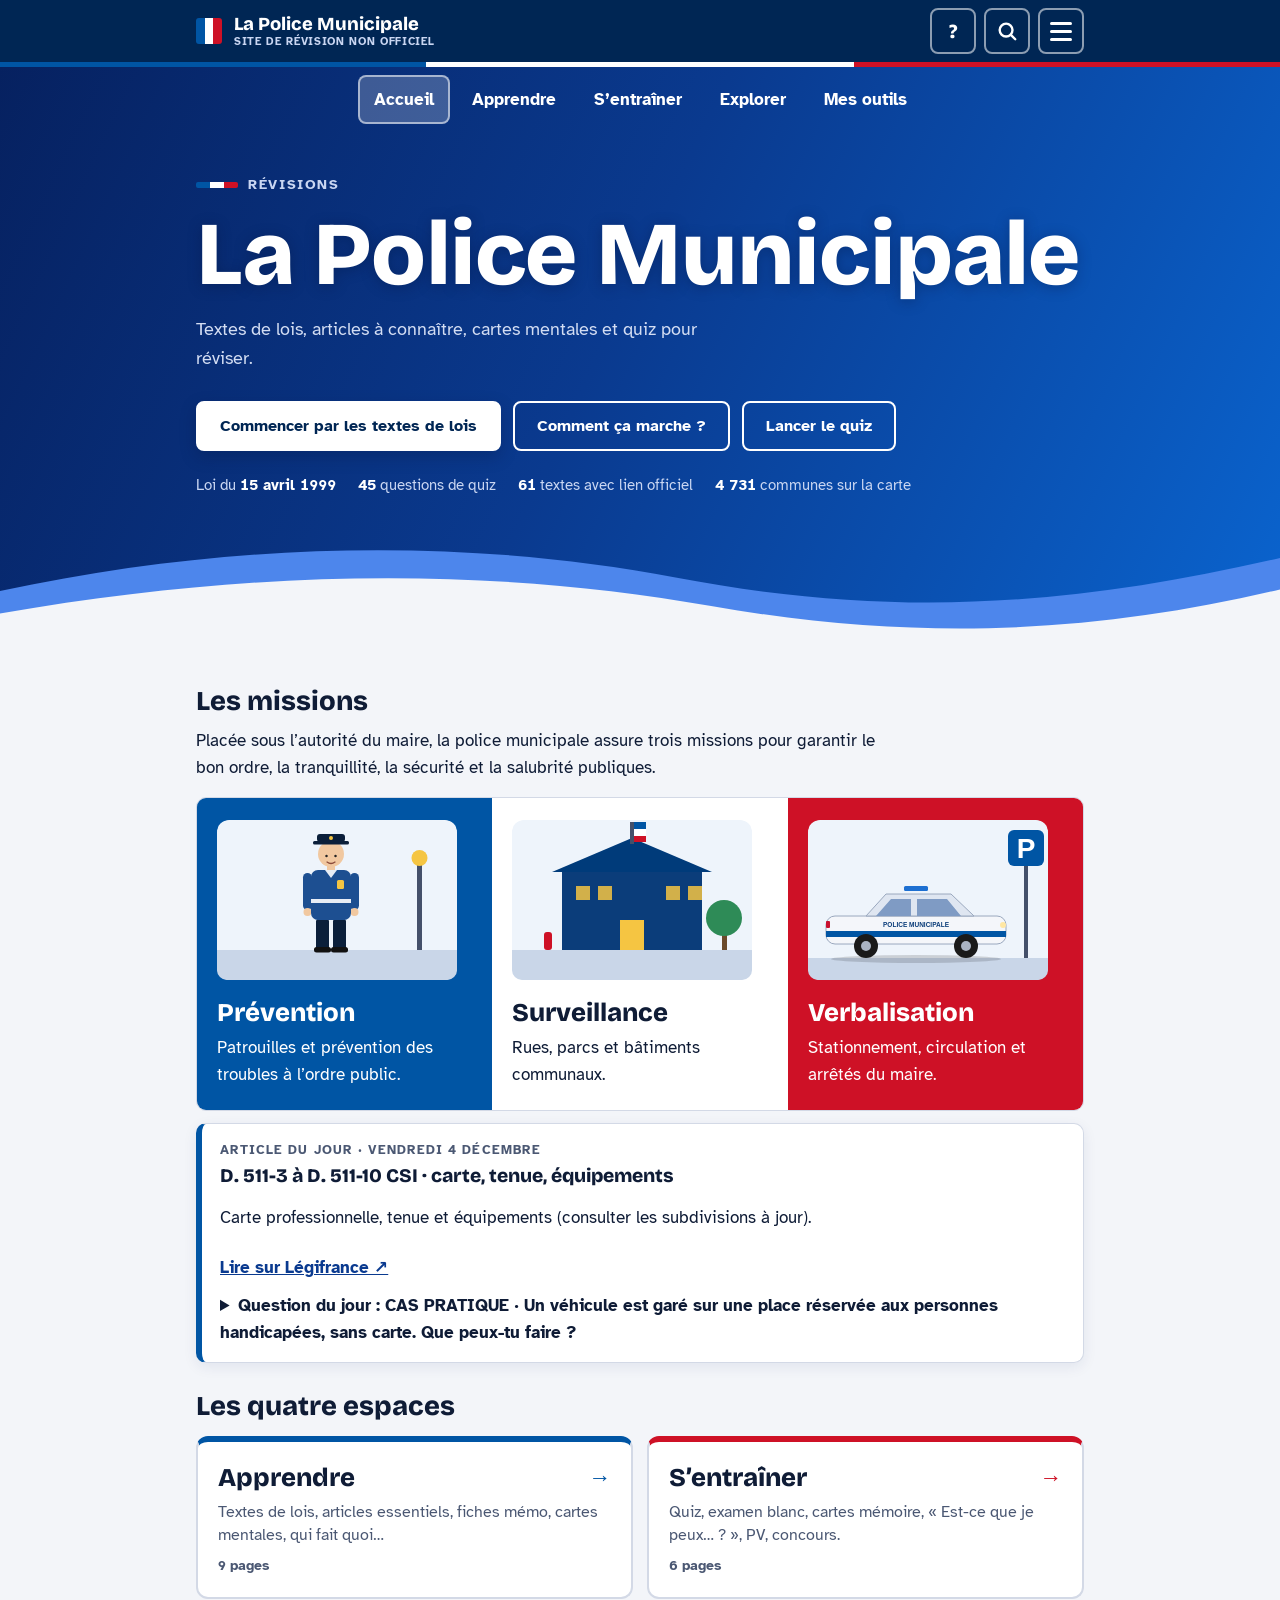
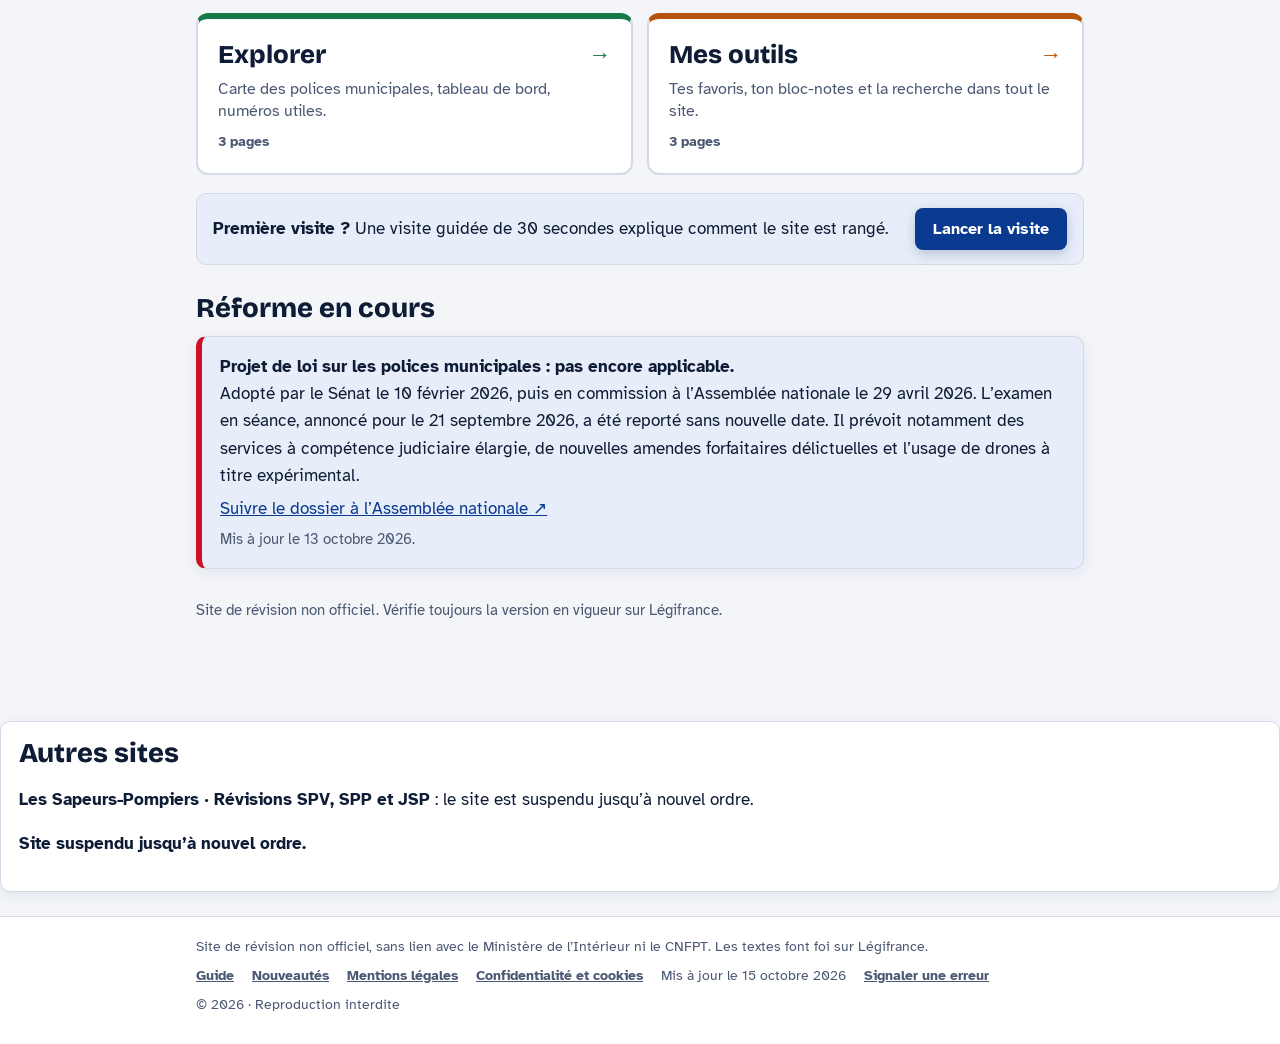
<file: index.html>
<!doctype html>
<html lang="fr">
<head>
<meta charset="utf-8">
<meta name="viewport" content="width=device-width,initial-scale=1,viewport-fit=cover">
<title>Réviser la police municipale : lois, fiches, quiz et concours</title>
<meta name="description" content="Réviser la police municipale : lois et articles avec liens Légifrance, fiches, cartes mentales, quiz, examen blanc et concours de gardien-brigadier.">
<meta name="keywords" content="police municipale, réviser, concours gardien-brigadier, agent de police municipale, CGCT L2212-2, CSI L511-1, APJA, quiz police municipale, fiches de révision">
<meta name="robots" content="index, follow">
<meta name="theme-color" content="#002654">
<link rel="preload" href="fonts/atkinson-400.woff2" as="font" type="font/woff2" crossorigin>
<link rel="canonical" href="https://altar037-ux.github.io/">
<meta property="og:url" content="https://altar037-ux.github.io/">
<meta property="og:type" content="website">
<meta property="og:locale" content="fr_FR">
<meta property="og:site_name" content="La Police Municipale">
<meta property="og:title" content="Réviser la police municipale : lois, fiches, quiz et concours">
<meta property="og:description" content="Réviser la police municipale : lois et articles avec liens Légifrance, fiches, cartes mentales, quiz, examen blanc et concours de gardien-brigadier.">
<meta property="og:image" content="https://altar037-ux.github.io/og-image.png?v=2">
<meta property="og:image:width" content="1200">
<meta property="og:image:height" content="630">
<meta name="twitter:card" content="summary_large_image">
<meta name="twitter:image" content="https://altar037-ux.github.io/og-image.png?v=2">
<link rel="icon" href="favicon.ico" sizes="48x48">
<link rel="icon" type="image/png" href="favicon.png" sizes="192x192">
<link rel="apple-touch-icon" href="apple-touch-icon.png">
<script type="application/ld+json">{"@context":"https://schema.org","@type":"WebSite","name":"La Police Municipale","alternateName":["Réviser la police municipale"],"url":"https://altar037-ux.github.io/","inLanguage":"fr","description":"Réviser la police municipale : lois et articles avec liens Légifrance, fiches, cartes mentales, quiz, examen blanc et concours de gardien-brigadier."}</script>
<link rel="stylesheet" href="style.css?v=7">
</head>
<body>


<noscript><p style="padding:16px;margin:0;background:#fff3cd;color:#000;text-align:center">Ce site a besoin de JavaScript pour afficher ses rubriques, ses quiz et sa carte. Activez JavaScript dans votre navigateur pour continuer.</p></noscript>
<a class="skip" href="#main" onclick="event.preventDefault();var m=document.getElementById('main');m.focus();m.scrollIntoView()">Aller au contenu</a>
<header class="top">
<div class="top-in">
<a class="brand" href="#accueil" data-go="accueil"><span class="mark" aria-hidden="true"><i></i><i></i><i></i></span><span class="brand-t"><span>La Police Municipale</span><small><span class="long">Site de révision </span>non officiel</small></span></a>
<div class="top-act"><button class="sbtn" id="helpBtn" type="button" aria-label="Guide : comment utiliser le site"><b aria-hidden="true" style="font:800 1.25rem Bricolage Grotesque,sans-serif">?</b></button><button class="sbtn" id="searchBtn" type="button" aria-label="Rechercher dans le site"><svg viewBox="0 0 24 24" width="22" height="22" aria-hidden="true"><circle cx="11" cy="11" r="7" fill="none" stroke="currentColor" stroke-width="2.6"/><path d="M16.5 16.5L21 21" stroke="currentColor" stroke-width="2.6" stroke-linecap="round"/></svg></button><button class="burger" id="menuBtn" type="button" aria-expanded="false" aria-controls="menuPanel" aria-label="Ouvrir le menu"><span></span><span></span><span></span></button></div>
</div>
<nav class="dd" id="menuPanel" aria-label="Rubriques" hidden>
<p>Rubriques</p>
<a href="#accueil" data-go="accueil" data-t="accueil" aria-current="page">Accueil</a>
<a class="big" href="#g-apprendre" data-go="g-apprendre" data-t="g-apprendre">Apprendre<small>Lois, articles, fiches, cartes mentales</small></a>
<a class="big" href="#g-entrainer" data-go="g-entrainer" data-t="g-entrainer">S’entraîner<small>Quiz, examen blanc, concours</small></a>
<a class="big" href="#g-explorer" data-go="g-explorer" data-t="g-explorer">Explorer<small>Carte de France, chiffres, numéros</small></a>
<a class="big" href="#g-outils" data-go="g-outils" data-t="g-outils">Mes outils<small>Favoris, bloc-notes, recherche</small></a>
<div class="dd-sep"></div>
<a class="small" href="#guide" data-go="guide" data-t="guide">Guide d’utilisation</a>
<span class="small">Autres sites : Sapeurs-pompiers (site suspendu jusqu’à nouvel ordre)</span>
<a class="small" href="#legal" data-go="legal" data-t="legal">Mentions légales, confidentialité et cookies</a>
<div class="set"><b>Thème</b><div class="seg"><button type="button" data-theme-btn="auto">Automatique</button><button type="button" data-theme-btn="light">Clair</button><button type="button" data-theme-btn="dark">Sombre</button></div>
<b>Taille du texte</b><div class="seg"><button type="button" id="sizeDown" aria-label="Réduire le texte">A−</button><span id="sizeVal">100 %</span><button type="button" id="sizeUp" aria-label="Agrandir le texte">A+</button></div></div>
</nav>
</header>
<nav class="qnav" aria-label="Rubriques principales">
<a href="#accueil" data-go="accueil" data-t="accueil" aria-current="page">Accueil</a>
<a href="#g-apprendre" data-go="g-apprendre" data-t="g-apprendre">Apprendre</a>
<a href="#g-entrainer" data-go="g-entrainer" data-t="g-entrainer">S’entraîner</a>
<a href="#g-explorer" data-go="g-explorer" data-t="g-explorer">Explorer</a>
<a href="#g-outils" data-go="g-outils" data-t="g-outils">Mes outils</a>
</nav>

<main id="main" tabindex="-1">
<section id="accueil">
<div class="hero"><div class="hero-in">
<div class="eyebrow"><b aria-hidden="true"><i></i><i></i><i></i></b>Révisions</div>
<h1>La Police Municipale</h1>
<p>Textes de lois, articles à connaître, cartes mentales et quiz pour réviser.</p>
<div class="cta"><a class="btn p" href="#biblio" data-go="biblio">Commencer par les textes de lois</a><a class="btn s" href="#guide" data-go="guide">Comment ça marche ?</a><a class="btn s" href="#quiz" data-go="quiz">Lancer le quiz</a></div>
<ul class="facts"><li>Loi du <b>15 avril 1999</b></li><li><b id="nQ">45</b> questions de quiz</li><li><b id="nLib">61</b> textes avec lien officiel</li><li><b id="nCom">4 731</b> communes sur la carte</li></ul>
</div></div>
<div class="flagline" aria-hidden="true"></div>
<div class="wrap">
<h2>Les missions</h2>
<p class="lead">Placée sous l’autorité du maire, la police municipale assure trois missions pour garantir le bon ordre, la tranquillité, la sécurité et la salubrité publiques.</p>
<div class="missions">
<div class="m-b"><img class="m-ill" src="images/illus-prevention.svg" alt="" width="240" height="160" loading="lazy"><h3>Prévention</h3><p>Patrouilles et prévention des troubles à l’ordre public.</p></div>
<div class="m-w"><img class="m-ill" src="images/illus-surveillance.svg" alt="" width="240" height="160" loading="lazy"><h3>Surveillance</h3><p>Rues, parcs et bâtiments communaux.</p></div>
<div class="m-r"><img class="m-ill" src="images/illus-verbalisation.svg" alt="" width="240" height="160" loading="lazy"><h3>Verbalisation</h3><p>Stationnement, circulation et arrêtés du maire.</p></div>
</div>
<div class="box adj" id="aDuJour"></div>
<h2>Les quatre espaces</h2>
<div class="spaces">
<a class="space" style="--c:var(--f-blue)" href="#g-apprendre" data-go="g-apprendre"><b>Apprendre <span aria-hidden="true">→</span></b><small>Textes de lois, articles essentiels, fiches mémo, cartes mentales, qui fait quoi…</small><em>9 pages</em></a>
<a class="space" style="--c:var(--f-red)" href="#g-entrainer" data-go="g-entrainer"><b>S’entraîner <span aria-hidden="true">→</span></b><small>Quiz, examen blanc, cartes mémoire, « Est-ce que je peux… ? », PV, concours.</small><em>6 pages</em></a>
<a class="space" style="--c:#157a47" href="#g-explorer" data-go="g-explorer"><b>Explorer <span aria-hidden="true">→</span></b><small>Carte des polices municipales, tableau de bord, numéros utiles.</small><em>3 pages</em></a>
<a class="space" style="--c:#b45309" href="#g-outils" data-go="g-outils"><b>Mes outils <span aria-hidden="true">→</span></b><small>Tes favoris, ton bloc-notes et la recherche dans tout le site.</small><em>3 pages</em></a>
</div>
<div class="start"><p><b>Première visite ?</b> Une visite guidée de 30 secondes explique comment le site est rangé.</p><button type="button" class="go" onclick="openTour()">Lancer la visite</button></div>
<h2>Réforme en cours</h2>
<div class="box key reform"><b>Projet de loi sur les polices municipales : pas encore applicable.</b><br>Adopté par le Sénat le 10 février 2026, puis en commission à l’Assemblée nationale le 29 avril 2026. L’examen en séance, annoncé pour le 21 septembre 2026, a été reporté sans nouvelle date. Il prévoit notamment des services à compétence judiciaire élargie, de nouvelles amendes forfaitaires délictuelles et l’usage de drones à titre expérimental.<br><a href="https://www.assemblee-nationale.fr/dyn/17/dossiers/DLR5L17N53096" target="_blank" rel="noopener">Suivre le dossier à l’Assemblée nationale ↗</a><p class="foot" style="margin:6px 0 0">Mis à jour le 13 octobre 2026.</p></div>
<p class="foot">Site de révision non officiel. Vérifie toujours la version en vigueur sur Légifrance.</p>
</div>
<div class="box" id="autres-sites" style="margin:24px 0"><h2 style="margin-top:0">Autres sites</h2><p><b>Les Sapeurs-Pompiers · Révisions SPV, SPP et JSP</b> : le site est suspendu jusqu’à nouvel ordre.</p><p><b>Site suspendu jusqu’à nouvel ordre.</b></p></div>
</section>
<section id="articles" class="wrap page" hidden>
<h2>Articles essentiels</h2>
<div class="box key"><b>L. 2212-1 CGCT — Pouvoir de police du maire.</b><br>Le maire est chargé de la police municipale, sous le contrôle administratif du représentant de l’État.<br><a href="https://www.legifrance.gouv.fr/codes/article_lc/LEGIARTI000006390149" target="_blank" rel="noopener">Lire l’article sur Légifrance ↗</a></div>
<div class="box key"><b>L. 2212-2 CGCT — Police administrative.</b><br>Bon ordre, sûreté, sécurité et salubrité publiques : sûreté et commodité du passage, bruit, troubles de voisinage, rassemblements.<br><a href="https://www.legifrance.gouv.fr/codes/article_lc/LEGIARTI000029946370" target="_blank" rel="noopener">Lire l’article sur Légifrance ↗</a></div>
<div class="box key"><b>L. 2212-5 CGCT — Agents de police municipale.</b><br>Fonctions des agents sous l’autorité du maire et relations avec les autres forces.<br><a href="https://www.legifrance.gouv.fr/codes/article_lc/LEGIARTI000025543324" target="_blank" rel="noopener">Lire l’article sur Légifrance ↗</a></div>
<div class="box key"><b>L. 2212-6 CGCT — Convention de coordination.</b><br>Coordination entre police municipale et forces de sécurité de l’État (avec le décret n° 2000-275).<br><a href="https://www.legifrance.gouv.fr/codes/article_lc/LEGIARTI000020629481" target="_blank" rel="noopener">Lire l’article sur Légifrance ↗</a></div>
<div class="box key"><b>L. 511-1 CSI — Missions des policiers municipaux.</b><br>Prévention et surveillance du bon ordre, de la tranquillité, de la sécurité et de la salubrité publiques ; exécution des arrêtés de police du maire ; constatation de certaines contraventions, dans les limites fixées par la loi.<br><a href="https://www.legifrance.gouv.fr/codes/article_lc/LEGIARTI000041587492" target="_blank" rel="noopener">Lire l’article sur Légifrance ↗</a></div>
<div class="box key"><b>R. 511-1 CSI — Contraventions constatées.</b><br>Contraventions que les agents peuvent constater par procès-verbal.<br><a href="https://www.legifrance.gouv.fr/codes/article_lc/LEGIARTI000028285997" target="_blank" rel="noopener">Lire l’article sur Légifrance ↗</a></div>
<div class="box key"><b>L. 515-1 A CSI — Prestation de serment.</b><br>Serment préalable à la prise de fonctions (loi du 24 août 2021).<br><a href="https://www.legifrance.gouv.fr/codes/article_lc/LEGIARTI000043971797" target="_blank" rel="noopener">Lire l’article sur Légifrance ↗</a></div>
<div class="box key"><b>Art. 21 CPP — Statut d’APJA.</b><br>Les policiers municipaux sont agents de police judiciaire adjoints. Ils secondent les OPJ et rendent compte des infractions dans les conditions du CPP.<br><a href="https://www.legifrance.gouv.fr/codes/article_lc/LEGIARTI000054725485" target="_blank" rel="noopener">Lire l’article sur Légifrance ↗</a></div>
<div class="box key"><b>Art. 21-2 CPP — Information des OPJ.</b><br>Obligations d’information envers les OPJ territorialement compétents. Article appelé à être abrogé au 1er janvier 2029 (ordonnance n° 2025-1091 du 19 novembre 2025).<br><a href="https://www.legifrance.gouv.fr/codes/article_lc/LEGIARTI000006574893" target="_blank" rel="noopener">Lire l’article sur Légifrance ↗</a></div>
<div class="box key"><b>Art. 73 CPP — Flagrant crime ou délit.</b><br>Toute personne peut appréhender l’auteur d’un crime flagrant ou d’un délit flagrant puni d’emprisonnement et le conduire devant l’OPJ le plus proche.<br><a href="https://www.legifrance.gouv.fr/codes/article_lc/LEGIARTI000029000766" target="_blank" rel="noopener">Lire l’article sur Légifrance ↗</a></div>
<div class="box key"><b>R. 130-2 Code de la route — Contraventions routières.</b><br>Contraventions routières que les APJA peuvent constater, dans les limites de l’article.<br><a href="https://www.legifrance.gouv.fr/codes/article_lc/LEGIARTI000047794378" target="_blank" rel="noopener">Lire l’article sur Légifrance ↗</a></div>
<div class="box"><b>Déontologie : R. 515-1 à R. 515-21 CSI.</b><br>Respecter la Constitution, les lois et la dignité des personnes ; agir dans le cadre de ses compétences ; impartialité, discernement, courtoisie ; secret professionnel ; rendre compte à la hiérarchie. Un manquement peut entraîner une sanction disciplinaire, voire pénale.<br><a href="https://www.legifrance.gouv.fr/codes/section_lc/LEGITEXT000025503132/LEGISCTA000028286160/" target="_blank" rel="noopener">Lire le code de déontologie sur Légifrance ↗</a></div>
<p>Tous les autres textes, avec leurs liens : <a href="#biblio" data-go="biblio">Textes de Lois</a>.</p>
</section>

<section id="biblio" class="wrap page" hidden>
<h2>Textes de Lois</h2>
<div class="box key">Textes issus d’un guide des textes juridiques de la police municipale. Chaque lien ouvre directement le texte ou l’article sur Légifrance (site officiel du Gouvernement). Sous la liste : la loi du 15 avril 1999, les codes de référence, les prérogatives et leurs limites. Vérifie toujours la version en vigueur sur Légifrance.</div>
<div class="search"><label for="libQ">Rechercher un texte</label>
<div class="sbox"><svg aria-hidden="true" viewBox="0 0 24 24" width="20" height="20"><circle cx="11" cy="11" r="7" fill="none" stroke="currentColor" stroke-width="2.4"/><path d="M16.5 16.5L21 21" stroke="currentColor" stroke-width="2.4" stroke-linecap="round"/></svg>
<input id="libQ" type="search" placeholder="Ex. : L. 511-1, armement, 1999, déontologie…" autocomplete="off">
<button type="button" id="libClear" aria-label="Effacer la recherche" hidden>×</button></div>
<p class="scount" id="libCount" aria-live="polite"></p></div>
<div class="chips" id="chips" role="group" aria-label="Catégories"></div>
<div id="lib"></div>

<h2>La loi du 15 avril 1999</h2>
<div class="box key"><b>À retenir :</b> loi n° 99-291 du <span class="pill">15 avril 1999</span> relative aux polices municipales. Elle précise et renforce le cadre d’exercice de la police municipale.</div>
<p>Elle définit le rôle des policiers municipaux, leurs missions et leurs relations avec la Police nationale et la Gendarmerie nationale. Elle s’inscrit dans les pouvoirs de police du <b>maire</b>, responsable du bon ordre, de la tranquillité, de la sécurité et de la salubrité publiques.</p>
<h3>Objectifs</h3>
<ul><li>Encadrer les missions des policiers municipaux.</li><li>Préciser leurs compétences et leurs limites légales.</li><li>Renforcer la sécurité locale et la prévention des troubles à l’ordre public.</li><li>Organiser la coopération avec les forces de sécurité de l’État.</li></ul>
<h3>Principales mesures</h3>
<ul>
<li><b>Missions :</b> prévention et surveillance du bon ordre, de la tranquillité, de la sécurité et de la salubrité publiques ; respect des arrêtés du maire ; constatation de certaines infractions routières.</li>
<li><b>Coordination :</b> une convention de coordination répartit les rôles avec les forces de l’État.</li>
<li><b>Formation :</b> cadre renforcé pour la formation initiale et continue.</li>
<li><b>Déontologie :</b> code de déontologie, encadrement de l’équipement et de l’identification des agents.</li></ul>
<div class="box"><b>Exemple :</b> une voiture est garée sur un emplacement interdit. Le policier municipal peut constater l’infraction, la verbaliser si les conditions légales sont réunies et faire respecter la réglementation. Il n’a pas automatiquement les pouvoirs d’un officier de police judiciaire (OPJ).</div>
<div class="box key">Cette loi a été modifiée. Pour les pouvoirs actuels, il faut aussi consulter le CGCT et le Code de procédure pénale. <a href="https://www.legifrance.gouv.fr/loda/id/JORFTEXT000000394328" target="_blank" rel="noopener">Lire la loi sur Légifrance ↗</a></div>

<h2>Les textes de référence</h2>
<div class="scroll"><table>
<tr><th>Texte</th><th>Ce qu’il définit</th></tr>
<tr><td><a href="https://www.legifrance.gouv.fr/codes/texte_lc/LEGITEXT000006070633/" target="_blank" rel="noopener">CGCT ↗</a></td><td>Pouvoirs de police du maire, missions de police municipale.</td></tr>
<tr><td><a href="https://www.legifrance.gouv.fr/codes/texte_lc/LEGITEXT000025503132/" target="_blank" rel="noopener">Code de la sécurité intérieure (CSI) ↗</a></td><td>Statut, missions et organisation des agents.</td></tr>
<tr><td><a href="https://www.legifrance.gouv.fr/codes/texte_lc/LEGITEXT000006071154/" target="_blank" rel="noopener">Code de procédure pénale (CPP) ↗</a></td><td>Pouvoirs des agents de police judiciaire adjoints (APJA), notamment art. 21 et 21-2.</td></tr>
<tr><td><a href="https://www.legifrance.gouv.fr/codes/texte_lc/LEGITEXT000006070719/" target="_blank" rel="noopener">Code pénal ↗</a></td><td>Infractions et sanctions.</td></tr>
<tr><td><a href="https://www.legifrance.gouv.fr/codes/texte_lc/LEGITEXT000006074228/" target="_blank" rel="noopener">Code de la route ↗</a></td><td>Circulation, stationnement, infractions routières de leur compétence.</td></tr>
</table></div>

<h2>Quel texte selon l’intervention</h2>
<div class="scroll"><table>
<tr><th>Situation</th><th>Textes à ouvrir</th></tr>
<tr><td>Circulation et stationnement</td><td><a href="https://www.legifrance.gouv.fr/codes/texte_lc/LEGITEXT000006074228/" target="_blank" rel="noopener">Code de la route</a>, <a href="https://www.legifrance.gouv.fr/codes/texte_lc/LEGITEXT000006070633/" target="_blank" rel="noopener">CGCT</a>, arrêtés de la commune</td></tr>
<tr><td>Bruit et tranquillité</td><td><a href="https://www.legifrance.gouv.fr/codes/texte_lc/LEGITEXT000006070633/" target="_blank" rel="noopener">CGCT</a>, <a href="https://www.legifrance.gouv.fr/codes/texte_lc/LEGITEXT000006072665/" target="_blank" rel="noopener">Code de la santé publique</a>, <a href="https://www.legifrance.gouv.fr/codes/texte_lc/LEGITEXT000006074220/" target="_blank" rel="noopener">Code de l’environnement</a>, arrêtés municipaux et préfectoraux</td></tr>
<tr><td>Occupation du domaine public</td><td><a href="https://www.legifrance.gouv.fr/codes/texte_lc/LEGITEXT000006070299/" target="_blank" rel="noopener">CG3P</a>, <a href="https://www.legifrance.gouv.fr/codes/texte_lc/LEGITEXT000006070633/" target="_blank" rel="noopener">CGCT</a>, arrêtés locaux</td></tr>
<tr><td>Urbanisme et constructions</td><td><a href="https://www.legifrance.gouv.fr/codes/texte_lc/LEGITEXT000006074075/" target="_blank" rel="noopener">Code de l’urbanisme</a>, pouvoirs de police du maire</td></tr>
<tr><td>Animaux</td><td><a href="https://www.legifrance.gouv.fr/codes/texte_lc/LEGITEXT000006071367/" target="_blank" rel="noopener">Code rural et de la pêche maritime</a>, <a href="https://www.legifrance.gouv.fr/codes/texte_lc/LEGITEXT000006070719/" target="_blank" rel="noopener">Code pénal</a>, arrêtés locaux</td></tr>
<tr><td>Déchets et salubrité</td><td><a href="https://www.legifrance.gouv.fr/codes/texte_lc/LEGITEXT000006074220/" target="_blank" rel="noopener">Code de l’environnement</a>, <a href="https://www.legifrance.gouv.fr/codes/texte_lc/LEGITEXT000006070633/" target="_blank" rel="noopener">CGCT</a>, arrêtés locaux</td></tr>
<tr><td>Vidéoprotection et données</td><td><a href="https://www.legifrance.gouv.fr/codes/texte_lc/LEGITEXT000025503132/" target="_blank" rel="noopener">CSI</a>, <a href="https://eur-lex.europa.eu/legal-content/FR/TXT/?uri=CELEX:32016R0679" target="_blank" rel="noopener">RGPD</a>, <a href="https://www.legifrance.gouv.fr/loda/id/JORFTEXT000000886460" target="_blank" rel="noopener">loi Informatique et Libertés</a></td></tr>
<tr><td>Manifestations et rassemblements</td><td><a href="https://www.legifrance.gouv.fr/codes/texte_lc/LEGITEXT000025503132/" target="_blank" rel="noopener">CSI</a>, <a href="https://www.legifrance.gouv.fr/codes/texte_lc/LEGITEXT000006070633/" target="_blank" rel="noopener">CGCT</a>, arrêtés préfectoraux et municipaux</td></tr>
<tr><td>Ivresse, secours, personnes vulnérables</td><td><a href="https://www.legifrance.gouv.fr/codes/texte_lc/LEGITEXT000006071154/" target="_blank" rel="noopener">CPP</a>, <a href="https://www.legifrance.gouv.fr/codes/texte_lc/LEGITEXT000006072665/" target="_blank" rel="noopener">Code de la santé publique</a>, procédures locales</td></tr>
<tr><td>Fonction publique territoriale</td><td><a href="https://www.legifrance.gouv.fr/codes/texte_lc/LEGITEXT000044416551/" target="_blank" rel="noopener">Code général de la fonction publique</a></td></tr>
</table></div>

<h2>Prérogatives</h2>
<div class="scroll"><table>
<tr><th>Prérogative</th><th>Exemple</th></tr>
<tr><td>Prévention</td><td>Patrouilles, prévention des troubles.</td></tr>
<tr><td>Surveillance</td><td>Rues, parcs, bâtiments communaux.</td></tr>
<tr><td>Verbalisation</td><td>Stationnement, circulation, arrêtés municipaux.</td></tr>
<tr><td>Application des arrêtés</td><td>Bruit, marchés.</td></tr>
<tr><td>Constatation</td><td>Infractions de leur compétence, rapports et procès-verbaux.</td></tr>
<tr><td>Assistance</td><td>Aider une personne en danger, alerter les secours.</td></tr>
<tr><td>Interpellation</td><td>Appréhender un auteur selon l’art. 73 CPP, comme toute personne.</td></tr>
</table></div>

<h2>Limites de leurs pouvoirs</h2>
<ul class="limits">
<li><b>Contrôle d’identité :</b> pas de pouvoir général (<a href="https://www.legifrance.gouv.fr/codes/article_lc/LEGIARTI000037399447" target="_blank" rel="noopener">art. 78-2 CPP ↗</a>).</li>
<li><b>Garde à vue :</b> ils ne la décident pas, elle relève de l’autorité judiciaire.</li>
<li><b>Fouille et palpation :</b> seulement dans les cas et conditions expressément prévus par la loi.</li>
<li><b>Enquête judiciaire :</b> pas les pouvoirs généraux d’un OPJ.</li></ul>
</section>

<section id="quiz" class="wrap page" hidden>
<h2>Quiz</h2>
<div class="box" id="dailyBox" style="margin:0 0 20px"></div>
<div id="quizbox"></div>
</section>
<section id="carte" class="page" hidden>
<div class="wrap" style="padding-bottom:12px">
<h2>Carte de France des polices municipales</h2>
<p class="lead">Chaque point bleu est un poste de police municipale. Clique sur un point, ou cherche ta commune, pour voir l’adresse du poste et les arrêtés de la commune et de la préfecture.</p>
<div class="search csearch"><label for="cQ">Trouver une commune</label>
<div class="sbox"><svg aria-hidden="true" viewBox="0 0 24 24" width="20" height="20"><circle cx="11" cy="11" r="7" fill="none" stroke="currentColor" stroke-width="2.4"/><path d="M16.5 16.5L21 21" stroke="currentColor" stroke-width="2.4" stroke-linecap="round"/></svg>
<input id="cQ" type="search" placeholder="Nom de la commune ou code postal" autocomplete="off" role="combobox" aria-expanded="false" aria-controls="cRes" aria-autocomplete="list">
<button type="button" id="cClear" aria-label="Effacer la recherche" hidden>×</button></div>
<ul class="cres" id="cRes" role="listbox" hidden></ul>
<p class="scount" id="cInfo" aria-live="polite"></p></div>
<div class="jump" role="group" aria-label="Aller à"><button type="button" class="chip" data-fly="fr">France métropolitaine</button><button type="button" class="chip" data-fly="971">Guadeloupe</button><button type="button" class="chip" data-fly="972">Martinique</button><button type="button" class="chip" data-fly="973">Guyane</button><button type="button" class="chip" data-fly="974">La Réunion</button><button type="button" class="chip" data-fly="976">Mayotte</button><button type="button" class="chip" data-fly="987">Polynésie</button><button type="button" class="chip" data-fly="988">Nouvelle-Calédonie</button></div>
<div class="tools"><button type="button" class="go" id="nearMe">📍 Autour de moi</button><p class="scount" id="nearOut" aria-live="polite"></p></div>
<div class="chips" role="group" aria-label="Filtrer la carte"><button type="button" class="chip" data-filter="tous" aria-pressed="true">Toutes les communes</button><button type="button" class="chip" data-filter="agents" aria-pressed="false">Avec agents de PM</button><button type="button" class="chip" data-filter="chiens" aria-pressed="false">Brigade cynophile</button><button type="button" class="chip" data-filter="commun" aria-pressed="false">Agents mis en commun</button><button type="button" class="chip" data-filter="adresse" aria-pressed="false">Adresse du poste connue</button></div>
<p class="scount" id="fInfo" aria-live="polite"></p>
<div class="tools"><button type="button" class="chip" id="choroBtn" aria-pressed="false">Colorer les départements selon le nombre d’agents</button><a href="#tableau" data-go="tableau" class="chip linkchip">Tableau de bord →</a></div>
<div class="choroleg" id="choroLeg" hidden></div>
<div class="legend"><span><i class="dot full"></i>Poste de police municipale (adresse officielle)</span><span><i class="dot ring"></i>Adresse du poste non publiée : point sur la mairie</span><span>Plus le point est gros, plus la commune a d’agents</span></div>
<p class="scount" id="cCount"></p>
</div>
<div class="mapwrap"><div id="map" role="application" aria-label="Carte des polices municipales"></div><p class="mapmsg" id="mapMsg" hidden></p></div>
<div class="wrap" style="padding-top:12px"><p class="foot">Sources : <a href="https://www.data.gouv.fr/datasets/police-municipale-effectifs-par-commune/" target="_blank" rel="noopener">enquête polices municipales 2024, Ministère de l’Intérieur</a> (communes et effectifs) ; <a href="https://lannuaire.service-public.gouv.fr/" target="_blank" rel="noopener">Annuaire de l’administration, Service-Public</a> (adresses des postes et des mairies) ; sites des préfectures (recueils des actes administratifs). Fond de carte © OpenStreetMap. Données relevées en octobre 2026.</p></div>
</section>

<section id="commune" class="wrap page" hidden>
<p><a href="#carte" data-go="carte" class="back">← Retour à la carte</a></p>
<div id="fiche"></div>
</section>
<section id="fiches" class="wrap page" hidden>
<h2>Fiches mémo</h2>
<p class="lead">L’essentiel de chaque thème sur une fiche. Clique sur « Imprimer cette fiche » pour l’avoir sur papier.</p>
<div class="tools noprint"><button type="button" class="go" id="printAll">Imprimer toutes les fiches</button></div>
<div class="chips" id="ficheNav" role="group" aria-label="Aller à une fiche"></div>
<div id="ficheList"></div>
</section>

<section id="glossaire" class="wrap page" hidden>
<h2>Glossaire</h2>
<p class="lead">Les sigles et mots du métier, expliqués simplement.</p>
<div class="search"><label for="gQ">Chercher un mot</label>
<div class="sbox"><svg aria-hidden="true" viewBox="0 0 24 24" width="20" height="20"><circle cx="11" cy="11" r="7" fill="none" stroke="currentColor" stroke-width="2.4"/><path d="M16.5 16.5L21 21" stroke="currentColor" stroke-width="2.4" stroke-linecap="round"/></svg><input id="gQ" type="search" placeholder="Ex. : APJA, RAA, flagrant délit…" autocomplete="off"></div></div>
<dl class="gloss" id="glossList"></dl>
</section>

<section id="frise" class="wrap page" hidden>
<h2>Frise chronologique</h2>
<p class="lead">Les grandes étapes du droit de la police municipale, de 1884 à la réforme en cours.</p>
<img class="illus-s" src="images/illus-frise.svg" alt="Illustration : une frise chronologique avec des étapes et un drapeau" width="240" height="160" loading="lazy">
<ol class="tl" id="tlList"></ol>
</section>

<section id="metier" class="wrap page" hidden>
<h2>Le métier de policier municipal</h2>
<p class="lead">Les trois cadres d’emplois, l’accès par concours, la nomination, la formation et la rémunération.</p>
<h3>Trois cadres d’emplois</h3>
<div class="scroll"><table>
<tr><th>Catégorie</th><th>Cadre d’emplois</th><th>Grades</th><th>Accès</th><th>Texte</th></tr>
<tr><td>C</td><td>Agents de police municipale</td><td>Gardien-brigadier, puis brigadier-chef principal (par avancement)</td><td>Concours, niveau CAP-BEP</td><td><a href="https://www.legifrance.gouv.fr/loda/id/JORFTEXT000000646940" target="_blank" rel="noopener">Décret 2006-1391 ↗</a></td></tr>
<tr><td>B</td><td>Chefs de service de police municipale</td><td>Chef de service, principal de 2e classe, principal de 1re classe</td><td>Concours, niveau bac</td><td><a href="https://www.legifrance.gouv.fr/loda/id/JORFTEXT000023896613" target="_blank" rel="noopener">Décret 2011-444 ↗</a></td></tr>
<tr><td>A</td><td>Directeurs de police municipale</td><td>Directeur, directeur principal</td><td>Concours, niveau bac + 3</td><td><a href="https://www.legifrance.gouv.fr/loda/id/JORFTEXT000000819241" target="_blank" rel="noopener">Décret 2006-1392 ↗</a></td></tr>
</table></div>
<p class="links"><a href="#grades" data-go="grades">Voir les 13 niveaux de grade, du stagiaire au directeur →</a></p>
<h3>Grades et échelons</h3>
<ul><li><b>Le grade</b> est le rang du fonctionnaire dans son cadre d’emplois (par exemple gardien-brigadier, puis brigadier-chef principal). Il s’obtient par concours ou par avancement.</li><li><b>L’échelon</b> est un palier de progression à l’intérieur d’un grade. Il détermine le traitement de base : on passe d’un échelon au suivant, en général à l’ancienneté.</li><li><b>L’avancement de grade</b> (promotion) dépend de l’ancienneté, de l’examen professionnel ou de la liste d’aptitude, et du nombre de postes disponibles dans la collectivité.</li></ul><p class="foot">Les durées et conditions exactes figurent dans les décrets listés ci-dessus. Vérifie-les sur Légifrance avant de t’y fier pour un concours ou une promotion.</p>
<h3>Le concours de gardien-brigadier</h3>
<ul>
<li><b>Externe :</b> au moins 18 ans, diplôme de niveau CAP-BEP ou équivalent (une expérience dans la sécurité peut être reconnue). Au moins la moitié des postes lui est réservée.</li>
<li><b>Interne :</b> pour certains agents publics, par exemple les ASVP, avec au moins 2 ans d’ancienneté.</li>
<li><b>Organisation :</b> par les centres de gestion de la fonction publique territoriale ; l’inscription se fait sur le site du centre de gestion organisateur.</li>
<li><b>Après le concours :</b> le lauréat est inscrit sur une liste d’aptitude et doit trouver lui-même une commune qui le recrute.</li>
</ul>
<p><a href="https://www.legifrance.gouv.fr/loda/id/JORFTEXT000000549880" target="_blank" rel="noopener">Décret 94-932 sur le concours ↗</a></p>
<h3>Nomination, agrément et serment</h3>
<ul>
<li>L’agent est <b>nommé par le maire</b> (ou le président de l’intercommunalité).</li>
<li>Il est <b>agréé par le préfet et le procureur de la République</b>, puis <b>assermenté</b>. L’agrément peut être retiré ou suspendu.</li>
<li>Avant de prendre ses fonctions, il <b>prête serment</b> (depuis la loi du 24 août 2021).</li>
</ul>
<p class="links"><a href="https://www.legifrance.gouv.fr/codes/article_lc/LEGIARTI000043540434" target="_blank" rel="noopener">L. 511-2 CSI ↗</a><a href="https://www.legifrance.gouv.fr/codes/article_lc/LEGIARTI000043971797" target="_blank" rel="noopener">L. 515-1 A CSI ↗</a></p>
<h3>La formation</h3>
<ul>
<li><b>Formation initiale :</b> obligatoire, assurée par le CNFPT. Pour un gardien-brigadier, 6 mois de formation pendant une année de stage, avant la titularisation.</li>
<li><b>Formation continue :</b> obligatoire tout au long de la carrière.</li>
<li><b>Armement :</b> si la commune arme ses agents, une formation préalable et des entraînements réguliers sont obligatoires.</li>
</ul>
<p class="links"><a href="https://www.legifrance.gouv.fr/loda/id/JORFTEXT000000366684" target="_blank" rel="noopener">Décret 94-933 sur la formation initiale ↗</a><a href="https://www.legifrance.gouv.fr/codes/article_lc/LEGIARTI000041411486" target="_blank" rel="noopener">L. 511-5 CSI (port d’arme) ↗</a></p>
<h3>La rémunération</h3>
<p>Le salaire se compose d’un <b>traitement de base</b>, fixé par une grille indiciaire selon le grade et l’échelon, et de <b>primes</b> : indemnité spéciale de fonction propre à la police municipale, régime indemnitaire décidé par la commune, et selon les cas supplément familial et indemnité de résidence. Le montant varie donc beaucoup d’une commune à l’autre.</p>
<p class="links"><a href="https://www.legifrance.gouv.fr/loda/id/JORFTEXT000048449139" target="_blank" rel="noopener">Décret 2023-1070 (grilles indiciaires) ↗</a><a href="https://www.legifrance.gouv.fr/loda/id/JORFTEXT000048449061" target="_blank" rel="noopener">Décret 2023-1069 (carrière) ↗</a></p>
<p class="foot">Sources : décrets statutaires sur Légifrance et fiches métier d’emploipublic.fr. Les conditions de concours peuvent évoluer : vérifie toujours auprès du centre de gestion.</p>
</section>
<section id="grades" class="wrap page" hidden>
<p class="crumb"><a href="#metier" data-go="metier" class="back">← Le métier</a></p>
<h2>Les grades de la police municipale</h2>
<p class="lead">Treize niveaux, du gardien stagiaire au directeur. Chaque marche correspond à un grade ; la couleur indique la famille.</p>
<svg class="grades-ladder" viewBox="0 0 480 200" role="img" aria-label="Escalier de 13 marches : gardiens, brigadiers, chefs et directeurs, du plus bas au plus haut">
<rect x="0" y="190" width="480" height="4" fill="#9aa8be"/>
<rect x="6" y="168" width="30" height="22" fill="#7fb2e5"/><text x="21" y="184" fill="#0b3d7a">1</text>
<rect x="42" y="156" width="30" height="34" fill="#7fb2e5"/><text x="57" y="184" fill="#0b3d7a">2</text>
<rect x="78" y="144" width="30" height="46" fill="#7fb2e5"/><text x="93" y="184" fill="#0b3d7a">3</text>
<rect x="114" y="132" width="30" height="58" fill="#f5c542"/><text x="129" y="184" fill="#0b3d7a">4</text>
<rect x="150" y="120" width="30" height="70" fill="#f5c542"/><text x="165" y="184" fill="#0b3d7a">5</text>
<rect x="186" y="108" width="30" height="82" fill="#f5c542"/><text x="201" y="184" fill="#0b3d7a">6</text>
<rect x="222" y="96" width="30" height="94" fill="#eef2fa" stroke="#9aa8be" stroke-width="1.5"/><text x="237" y="184" fill="#0b3d7a">7</text>
<rect x="258" y="84" width="30" height="106" fill="#eef2fa" stroke="#9aa8be" stroke-width="1.5"/><text x="273" y="184" fill="#0b3d7a">8</text>
<rect x="294" y="72" width="30" height="118" fill="#eef2fa" stroke="#9aa8be" stroke-width="1.5"/><text x="309" y="184" fill="#0b3d7a">9</text>
<rect x="330" y="60" width="30" height="130" fill="#eef2fa" stroke="#9aa8be" stroke-width="1.5"/><text x="345" y="184" fill="#0b3d7a">10</text>
<rect x="366" y="48" width="30" height="142" fill="#eef2fa" stroke="#9aa8be" stroke-width="1.5"/><text x="381" y="184" fill="#0b3d7a">11</text>
<rect x="402" y="36" width="30" height="154" fill="#0b3d7a" stroke="#f5c542" stroke-width="3"/><text x="417" y="184" fill="#ffffff">12</text>
<rect x="438" y="24" width="30" height="166" fill="#0b3d7a" stroke="#f5c542" stroke-width="3"/><text x="453" y="184" fill="#ffffff">13</text>
</svg>
<h3>Les insignes, grade par grade</h3>
<div class="gr-grid"><div class="gr-card"><span class="gr-num">1</span><b>Gardien stagiaire</b><small>Gardiens</small><div class="gr-pair"><svg viewBox="0 0 60 60" width="60" height="60" aria-hidden="true"><rect width="60" height="60" rx="4" fill="#2f4fa8"/><line x1="37.0" y1="47" x2="23.0" y2="13" stroke="#eef2fa" stroke-width="5"/></svg><svg viewBox="0 0 40 60" width="40" height="60" aria-hidden="true"><path d="M5 4 L35 4 L35 56 L5 56 Z" fill="#5b8fd9"/><polyline points="9,43.0 20,35.0 31,43.0" fill="none" stroke="#eef2fa" stroke-width="3"/></svg></div></div><div class="gr-card"><span class="gr-num">2</span><b>Gardien titulaire</b><small>Gardiens</small><div class="gr-pair"><svg viewBox="0 0 60 60" width="60" height="60" aria-hidden="true"><rect width="60" height="60" rx="4" fill="#2f4fa8"/><line x1="33.7" y1="47" x2="19.7" y2="13" stroke="#eef2fa" stroke-width="5"/><line x1="37.0" y1="47" x2="23.0" y2="13" stroke="#111111" stroke-width="1.6"/><line x1="40.3" y1="47" x2="26.3" y2="13" stroke="#eef2fa" stroke-width="5"/></svg><svg viewBox="0 0 40 60" width="40" height="60" aria-hidden="true"><path d="M5 4 L35 4 L35 56 L5 56 Z" fill="#5b8fd9"/><polyline points="9,38.2 20,30.2 31,38.2" fill="none" stroke="#eef2fa" stroke-width="3"/><polyline points="9,43.0 20,35.0 31,43.0" fill="none" stroke="#111111" stroke-width="1.5"/><polyline points="9,47.8 20,39.8 31,47.8" fill="none" stroke="#eef2fa" stroke-width="3"/></svg></div></div><div class="gr-card"><span class="gr-num">3</span><b>Gardien principal</b><small>Gardiens</small><div class="gr-pair"><svg viewBox="0 0 60 60" width="60" height="60" aria-hidden="true"><rect width="60" height="60" rx="4" fill="#2f4fa8"/><line x1="30.4" y1="47" x2="16.4" y2="13" stroke="#eef2fa" stroke-width="5"/><line x1="33.7" y1="47" x2="19.7" y2="13" stroke="#111111" stroke-width="1.6"/><line x1="37.0" y1="47" x2="23.0" y2="13" stroke="#eef2fa" stroke-width="5"/><line x1="40.3" y1="47" x2="26.3" y2="13" stroke="#111111" stroke-width="1.6"/><line x1="43.6" y1="47" x2="29.6" y2="13" stroke="#eef2fa" stroke-width="5"/></svg><svg viewBox="0 0 40 60" width="40" height="60" aria-hidden="true"><path d="M5 4 L35 4 L35 56 L5 56 Z" fill="#5b8fd9"/><polyline points="9,33.5 20,25.5 31,33.5" fill="none" stroke="#eef2fa" stroke-width="3"/><polyline points="9,38.2 20,30.2 31,38.2" fill="none" stroke="#111111" stroke-width="1.5"/><polyline points="9,43.0 20,35.0 31,43.0" fill="none" stroke="#eef2fa" stroke-width="3"/><polyline points="9,47.8 20,39.8 31,47.8" fill="none" stroke="#111111" stroke-width="1.5"/><polyline points="9,52.5 20,44.5 31,52.5" fill="none" stroke="#eef2fa" stroke-width="3"/></svg></div></div><div class="gr-card"><span class="gr-num">4</span><b>Brigadier</b><small>Brigadiers</small><div class="gr-pair"><svg viewBox="0 0 60 60" width="60" height="60" aria-hidden="true"><rect width="60" height="60" rx="4" fill="#2f4fa8"/><rect x="10" y="26.0" width="40" height="8" fill="#f5c542"/><rect x="10" y="29.4" width="40" height="1.2" fill="#CE1126"/></svg><svg viewBox="0 0 40 60" width="40" height="60" aria-hidden="true"><path d="M5 4 L35 4 L35 56 L5 56 Z" fill="#5b8fd9"/><rect x="6" y="30.5" width="28" height="5" fill="#f5c542"/><rect x="6" y="32.4" width="28" height="1.2" fill="#CE1126"/></svg></div></div><div class="gr-card"><span class="gr-num">5</span><b>Brigadier-chef</b><small>Brigadiers</small><div class="gr-pair"><svg viewBox="0 0 60 60" width="60" height="60" aria-hidden="true"><rect width="60" height="60" rx="4" fill="#2f4fa8"/><rect x="10" y="26.0" width="40" height="8" fill="#eef2fa"/><rect x="10" y="29.4" width="40" height="1.2" fill="#CE1126"/></svg><svg viewBox="0 0 40 60" width="40" height="60" aria-hidden="true"><path d="M5 4 L35 4 L35 56 L5 56 Z" fill="#5b8fd9"/><rect x="6" y="26.5" width="28" height="5" fill="#eef2fa"/><rect x="6" y="28.4" width="28" height="1.2" fill="#CE1126"/><rect x="6" y="34.5" width="28" height="5" fill="#eef2fa"/><rect x="6" y="36.4" width="28" height="1.2" fill="#CE1126"/></svg></div></div><div class="gr-card"><span class="gr-num">6</span><b>Brigadier-chef principal</b><small>Brigadiers</small><div class="gr-pair"><svg viewBox="0 0 60 60" width="60" height="60" aria-hidden="true"><rect width="60" height="60" rx="4" fill="#2f4fa8"/><rect x="10" y="21.0" width="40" height="8" fill="#f5c542"/><rect x="10" y="29.0" width="40" height="2" fill="#111111"/><rect x="10" y="31.0" width="40" height="8" fill="#f5c542"/></svg><svg viewBox="0 0 40 60" width="40" height="60" aria-hidden="true"><path d="M5 4 L35 4 L35 56 L5 56 Z" fill="#5b8fd9"/><rect x="6" y="30.5" width="28" height="5" fill="#f5c542"/><rect x="6" y="32.4" width="28" height="1.2" fill="#CE1126"/></svg></div></div><div class="gr-card"><span class="gr-num">7</span><b>Chef de police</b><small>Chefs</small><div class="gr-pair"><svg viewBox="0 0 60 60" width="60" height="60" aria-hidden="true"><rect width="60" height="60" rx="4" fill="#2f4fa8"/><rect x="10" y="21.0" width="40" height="8" fill="#eef2fa"/><rect x="10" y="29.0" width="40" height="2" fill="#111111"/><rect x="10" y="31.0" width="40" height="8" fill="#eef2fa"/></svg><svg viewBox="0 0 40 60" width="40" height="60" aria-hidden="true"><path d="M5 4 L35 4 L35 56 L5 56 Z" fill="#5b8fd9"/><rect x="6" y="30.5" width="28" height="5" fill="#eef2fa"/><rect x="6" y="32.4" width="28" height="1.2" fill="#CE1126"/></svg></div></div><div class="gr-card"><span class="gr-num">8</span><b>Chef de service stagiaire</b><small>Chefs</small><div class="gr-pair"><svg viewBox="0 0 60 60" width="60" height="60" aria-hidden="true"><rect width="60" height="60" rx="4" fill="#2f4fa8"/><rect x="10" y="24.0" width="40" height="2" fill="#111111"/><rect x="10" y="26.0" width="40" height="8" fill="#eef2fa"/><rect x="10" y="34.0" width="40" height="2" fill="#111111"/></svg><svg viewBox="0 0 40 60" width="40" height="60" aria-hidden="true"><path d="M5 4 L35 4 L35 56 L5 56 Z" fill="#5b8fd9"/><rect x="6" y="30.5" width="28" height="5" fill="#eef2fa"/></svg></div></div><div class="gr-card"><span class="gr-num">9</span><b>Chef de service</b><small>Chefs</small><div class="gr-pair"><svg viewBox="0 0 60 60" width="60" height="60" aria-hidden="true"><rect width="60" height="60" rx="4" fill="#2f4fa8"/><rect x="10" y="26.0" width="40" height="8" fill="#eef2fa"/></svg><svg viewBox="0 0 40 60" width="40" height="60" aria-hidden="true"><path d="M5 4 L35 4 L35 56 L5 56 Z" fill="#5b8fd9"/><rect x="6" y="30.5" width="28" height="5" fill="#eef2fa"/></svg></div></div><div class="gr-card"><span class="gr-num">10</span><b>Chef de service 2<sup>e</sup> classe</b><small>Chefs</small><div class="gr-pair"><svg viewBox="0 0 60 60" width="60" height="60" aria-hidden="true"><rect width="60" height="60" rx="4" fill="#2f4fa8"/><rect x="10" y="21.0" width="40" height="8" fill="#eef2fa"/><rect x="10" y="29.0" width="40" height="2" fill="#111111"/><rect x="10" y="31.0" width="40" height="8" fill="#eef2fa"/></svg><svg viewBox="0 0 40 60" width="40" height="60" aria-hidden="true"><path d="M5 4 L35 4 L35 56 L5 56 Z" fill="#5b8fd9"/><rect x="6" y="27.2" width="28" height="5" fill="#eef2fa"/><rect x="6" y="32.2" width="28" height="1.5" fill="#111111"/><rect x="6" y="33.8" width="28" height="5" fill="#eef2fa"/></svg></div></div><div class="gr-card"><span class="gr-num">11</span><b>Chef de service 1<sup>re</sup> classe</b><small>Chefs</small><div class="gr-pair"><svg viewBox="0 0 60 60" width="60" height="60" aria-hidden="true"><rect width="60" height="60" rx="4" fill="#2f4fa8"/><rect x="10" y="16.0" width="40" height="8" fill="#eef2fa"/><rect x="10" y="24.0" width="40" height="2" fill="#111111"/><rect x="10" y="26.0" width="40" height="8" fill="#eef2fa"/><rect x="10" y="34.0" width="40" height="2" fill="#111111"/><rect x="10" y="36.0" width="40" height="8" fill="#eef2fa"/></svg><svg viewBox="0 0 40 60" width="40" height="60" aria-hidden="true"><path d="M5 4 L35 4 L35 56 L5 56 Z" fill="#5b8fd9"/><rect x="6" y="24.0" width="28" height="5" fill="#eef2fa"/><rect x="6" y="29.0" width="28" height="1.5" fill="#111111"/><rect x="6" y="30.5" width="28" height="5" fill="#eef2fa"/><rect x="6" y="35.5" width="28" height="1.5" fill="#111111"/><rect x="6" y="37.0" width="28" height="5" fill="#eef2fa"/></svg></div></div><div class="gr-card"><span class="gr-num">12</span><b>Directeur stagiaire</b><small>Directeurs</small><div class="gr-pair"><svg viewBox="0 0 60 60" width="60" height="60" aria-hidden="true"><rect width="60" height="60" rx="4" fill="#2f4fa8"/><rect x="10" y="11.0" width="40" height="8" fill="#f5c542"/><rect x="10" y="19.0" width="40" height="2" fill="#111111"/><rect x="10" y="21.0" width="40" height="8" fill="#eef2fa"/><rect x="10" y="29.0" width="40" height="2" fill="#111111"/><rect x="10" y="31.0" width="40" height="8" fill="#eef2fa"/><rect x="10" y="39.0" width="40" height="2" fill="#111111"/><rect x="10" y="41.0" width="40" height="8" fill="#eef2fa"/></svg><svg viewBox="0 0 40 60" width="40" height="60" aria-hidden="true"><path d="M5 4 L35 4 L35 56 L5 56 Z" fill="#5b8fd9"/><rect x="6" y="20.8" width="28" height="5" fill="#f5c542"/><rect x="6" y="25.8" width="28" height="1.5" fill="#111111"/><rect x="6" y="27.2" width="28" height="5" fill="#eef2fa"/><rect x="6" y="32.2" width="28" height="1.5" fill="#111111"/><rect x="6" y="33.8" width="28" height="5" fill="#eef2fa"/><rect x="6" y="38.8" width="28" height="1.5" fill="#111111"/><rect x="6" y="40.2" width="28" height="5" fill="#eef2fa"/></svg></div></div><div class="gr-card"><span class="gr-num">13</span><b>Directeur</b><small>Directeurs</small><div class="gr-pair"><svg viewBox="0 0 60 60" width="60" height="60" aria-hidden="true"><rect width="60" height="60" rx="4" fill="#2f4fa8"/><rect x="10" y="15.0" width="40" height="2" fill="#111111"/><rect x="10" y="17.0" width="40" height="8" fill="#eef2fa"/><rect x="10" y="25.0" width="40" height="2" fill="#111111"/><rect x="10" y="27.0" width="40" height="8" fill="#eef2fa"/><rect x="10" y="35.0" width="40" height="2" fill="#111111"/><rect x="10" y="37.0" width="40" height="8" fill="#eef2fa"/></svg><svg viewBox="0 0 40 60" width="40" height="60" aria-hidden="true"><path d="M5 4 L35 4 L35 56 L5 56 Z" fill="#5b8fd9"/><rect x="6" y="23.2" width="28" height="5" fill="#eef2fa"/><rect x="6" y="28.2" width="28" height="1.5" fill="#111111"/><rect x="6" y="29.8" width="28" height="5" fill="#eef2fa"/><rect x="6" y="34.8" width="28" height="1.5" fill="#111111"/><rect x="6" y="36.2" width="28" height="5" fill="#eef2fa"/><rect x="6" y="41.2" width="28" height="1.5" fill="#111111"/></svg></div></div></div>
<p class="gr-key">À gauche, la patte (barrettes horizontales sur fond bleu) ; à droite, l’épaulette (bandes horizontales sur la manche). Chez les gardiens 1 à 3, les galons sont en biais ou en chevrons.</p>
<h3>Stagiaire, titulaire, principal : que veulent dire ces mots ?</h3>
<ul><li><b>Stagiaire :</b> l’agent est en année de stage, avant sa titularisation.</li><li><b>Titulaire :</b> l’agent a été titularisé dans le grade.</li><li><b>Principal :</b> le grade le plus élevé de sa filière, atteint par avancement.</li></ul>
<h3>Lien avec les cadres d’emplois</h3>
<p>Dans les textes statutaires, ces grades sont regroupés par cadre d’emplois : gardien-brigadier et brigadier-chef principal (catégorie C), chef de service et ses échelons principaux (catégorie B), directeur et directeur principal (catégorie A). Voir la rubrique <a href="#metier" data-go="metier">Le métier</a>.</p>
<p class="foot">Schémas simplifiés dessinés pour ce site, d’après des photos d’insignes : ils ne reproduisent pas exactement les insignes officiels. Le nombre de galons et leurs couleurs varient selon les uniformes et les collectivités. Les intitulés peuvent aussi différer des textes statutaires : vérifie auprès de ta commune.</p>
</section>

<section id="recherche" class="wrap page" hidden>
<h2>Rechercher dans tout le site</h2>
<div class="search"><label for="sQ">Mot, article ou commune</label>
<div class="sbox"><svg aria-hidden="true" viewBox="0 0 24 24" width="20" height="20"><circle cx="11" cy="11" r="7" fill="none" stroke="currentColor" stroke-width="2.4"/><path d="M16.5 16.5L21 21" stroke="currentColor" stroke-width="2.4" stroke-linecap="round"/></svg><input id="sQ" type="search" placeholder="Ex. : L. 511-1, armement, Nantes…" autocomplete="off"></div>
<div class="chips" role="group" aria-label="Filtrer les résultats"><button type="button" class="chip" data-sf="tout" aria-pressed="true">Tout</button><button type="button" class="chip" data-sf="textes" aria-pressed="false">Textes de lois</button><button type="button" class="chip" data-sf="fiches" aria-pressed="false">Fiches mémo</button><button type="button" class="chip" data-sf="glossaire" aria-pressed="false">Glossaire</button><button type="button" class="chip" data-sf="quiz" aria-pressed="false">Quiz</button><button type="button" class="chip" data-sf="frise" aria-pressed="false">Frise</button><button type="button" class="chip" data-sf="communes" aria-pressed="false">Communes</button></div>
<p class="scount" id="sInfo" aria-live="polite"></p></div>
<div id="sRes"></div>
</section>
<section id="tableau" class="wrap page" hidden>
<h2>Tableau de bord</h2>
<p class="lead">Les chiffres des enquêtes du Ministère de l’Intérieur, de 2015 à 2024.</p>
<div class="stats" id="dbTiles"></div>
<h3>Nombre d’agents de police municipale en France</h3>
<div class="chart" id="dbLine"></div>
<details class="tview"><summary>Voir le tableau des chiffres</summary><div class="scroll" id="dbYears"></div></details>
<h3>Classement des départements (2024)</h3>
<div class="seg" role="group" aria-label="Classer par" id="dbSort"><button type="button" data-s="ratio" aria-pressed="true">Agents pour 10 000 habitants</button><button type="button" data-s="agents" aria-pressed="false">Nombre d’agents</button><button type="button" data-s="evo" aria-pressed="false">Évolution 2018-2024</button></div>
<div class="chart" id="dbBars"></div>
<details class="tview"><summary>Voir tous les départements</summary><div class="search"><label for="dbQ">Chercher un département</label><div class="sbox"><input id="dbQ" type="search" placeholder="Ex. : Gironde, 33…" autocomplete="off"></div></div>
<div class="scroll" id="dbTable"></div></details>
<p class="foot">Sources : <a href="https://www.data.gouv.fr/datasets/police-municipale-effectifs-par-commune/" target="_blank" rel="noopener">enquêtes polices municipales 2015-2024, Ministère de l’Intérieur</a> ; population : recensement Insee (découpage administratif Etalab). Les totaux par département sont recalculés à partir des fichiers : de petits écarts avec les totaux officiels sont possibles (moins de 1 %).</p>
</section>

<section id="departement" class="wrap page" hidden>
<p><a href="#tableau" data-go="tableau" class="back">← Tableau de bord</a> · <a href="#carte" data-go="carte" class="back">Carte</a></p>
<div id="depFiche"></div>
</section>

<section id="puisje" class="wrap page" hidden>
<h2>Est-ce que je peux… ?</h2>
<p class="lead">Choisis une situation : l’outil te dit si un policier municipal peut agir, dans quelles conditions, et sur quel texte ça repose.</p>
<img class="illus-s" src="images/illus-puisje.svg" alt="Illustration : une question avec une réponse permise et une réponse interdite" width="240" height="160" loading="lazy">
<div class="chips" id="pjCats" role="group" aria-label="Thème"></div>
<div id="pjList"></div>
<div id="pjAns" aria-live="polite"></div>
<p class="foot">Outil de révision : en situation réelle, suis les consignes de ta hiérarchie et la version en vigueur des textes.</p>
</section>

<section id="redaction" class="wrap page" hidden>
<h2>Rédiger un procès-verbal ou un rapport</h2>
<p class="lead">Des modèles commentés et ce qu’il ne faut jamais oublier. Utile au quotidien et pour l’épreuve de rapport du concours.</p>
<img class="illus-s" src="images/illus-redaction.svg" alt="Illustration : un ordinateur portable affichant un rapport, avec un stylo" width="240" height="160" loading="lazy">
<div class="box key"><b>Les mentions à ne jamais oublier</b>
<ul class="check"><li>Ton identité, ton grade et ta qualité (agent de police judiciaire adjoint, art. 21 CPP).</li><li>La date, l’heure et le lieu précis des faits.</li><li>Les faits, dans l’ordre chronologique, de façon neutre et précise : ce que tu as vu et entendu, pas ce que tu supposes.</li><li>L’identité des personnes (ou l’immatriculation du véhicule).</li><li>Le texte qui prévoit et réprime l’infraction.</li><li>Ce que tu as fait : avis, compte rendu à l’OPJ, appel des secours…</li><li>Le destinataire du document, ta signature.</li></ul></div>
<div class="chips" id="rdNav" role="group" aria-label="Modèles"></div>
<div id="rdList"></div>
</section>

<section id="acteurs" class="wrap page" hidden>
<h2>Qui fait quoi ?</h2>
<p class="lead">Les acteurs autour de la police municipale et leurs liens. Clique sur un acteur pour voir son rôle.</p>
<img class="illus-s" src="images/illus-acteurs.svg" alt="Illustration : des acteurs reliés entre eux" width="240" height="160" loading="lazy">
<div class="actors" id="acMap"></div>
<div id="acInfo" class="box key" aria-live="polite">Clique sur un acteur.</div>
</section>

<section id="infractions" class="wrap page" hidden>
<h2>Infractions courantes</h2>
<p class="lead">Les contraventions qu’on rencontre souvent, avec leur classe et le montant de l’amende forfaitaire.</p>
<img class="illus-s" src="images/illus-infractions.svg" alt="Illustration : un procès-verbal de contravention, un tampon et un stylo" width="240" height="160" loading="lazy">
<h3>Les classes de contraventions</h3>
<div class="scroll"><table>
<tr><th>Classe</th><th>Amende forfaitaire</th><th>Minorée</th><th>Majorée</th><th>Maximum devant le juge</th></tr>
<tr><td>1re</td><td>11 €</td><td>—</td><td>33 €</td><td>38 €</td></tr>
<tr><td>2e</td><td>35 €</td><td>22 €</td><td>75 €</td><td>150 €</td></tr>
<tr><td>3e</td><td>68 €</td><td>45 €</td><td>180 €</td><td>450 €</td></tr>
<tr><td>4e</td><td>135 €</td><td>90 €</td><td>375 €</td><td>750 €</td></tr>
<tr><td>5e</td><td colspan="3">En principe pas d’amende forfaitaire</td><td>1 500 € (3 000 € en récidive)</td></tr>
</table></div>
<p class="foot">Minorée : si l’on paie vite (en général sous 15 jours) ; elle ne s’applique pas au stationnement. Majorée : en cas de retard de paiement.</p>
<h3>Exemples</h3>
<div class="scroll"><table id="infTable"></table></div>
<div class="box key">Avant de verbaliser, vérifie que l’infraction fait partie de celles que les policiers municipaux peuvent constater : <a href="https://www.legifrance.gouv.fr/codes/article_lc/LEGIARTI000047794378" target="_blank" rel="noopener">art. R. 130-2 du Code de la route ↗</a> et <a href="https://www.legifrance.gouv.fr/codes/article_lc/LEGIARTI000028285997" target="_blank" rel="noopener">art. R. 511-1 du CSI ↗</a>.</div>
</section>

<section id="concours" class="wrap page" hidden>
<h2>Préparer le concours de gardien-brigadier</h2>
<img class="illus-s illus-agent" src="images/illus-agent.svg" alt="Illustration : un agent de police municipale en uniforme" width="200" height="260" loading="lazy">
<p class="lead">Pour une fiche détaillée sur les épreuves et les conseils, lis la <a href="https://altar037-ux.github.io/concours-gardien-brigadier/">page dédiée au concours</a>.</p>
<h3>Où passer le concours</h3>
<p>Les concours de gardien-brigadier peuvent être organisés par les <b>centres de gestion (CDG)</b> ou par le <b>CNFPT</b>, selon le département ou la région. Pour savoir où et quand t’inscrire, repère le centre de gestion de ton département, puis consulte son site : il publie les dates d’inscription et les conditions d’accès. Les dates changent chaque année, vérifie-les toujours auprès de l’organisateur.</p>
<p class="links"><a href="#carte" data-go="carte">Voir la carte des polices municipales →</a><a href="https://www.cnfpt.fr" target="_blank" rel="noopener">Site du CNFPT ↗</a></p>
<h3>Les épreuves du concours externe</h3>
<div class="scroll"><table>
<tr><th>Épreuve</th><th>Durée</th><th>Coefficient</th></tr>
<tr><td colspan="3"><b>Admissibilité (écrit)</b></td></tr>
<tr><td>Rédaction d’un rapport à partir d’un dossier sur un événement survenu dans un lieu public</td><td>1 h 30</td><td>3</td></tr>
<tr><td>Questions de compréhension sur un texte et explication d’expressions</td><td>1 h</td><td>2</td></tr>
<tr><td colspan="3"><b>Admission (oral et sport)</b></td></tr>
<tr><td>Entretien avec le jury : personnalité, motivation, connaissance des institutions</td><td>20 min</td><td>3</td></tr>
<tr><td>Épreuves physiques : course à pied + une épreuve au choix (saut en hauteur ou en longueur, lancer de poids, natation)</td><td>—</td><td>1</td></tr>
</table></div>
<p>Les candidats admissibles passent aussi des <b>tests psychotechniques</b>, non notés, que le jury peut consulter pendant l’entretien.</p>
<h3>Les conseils des jurys</h3>
<ul class="check">
<li><b>Rapport :</b> connaître le rôle, les pouvoirs et les limites du gardien-brigadier ; justifier chaque mesure par un texte ; respecter la chronologie ; nommer précisément les destinataires ; tout écrire explicitement.</li>
<li><b>Texte :</b> choisir les synonymes selon le contexte, développer ses réponses, relire l’orthographe.</li>
<li><b>Entretien :</b> préparer une présentation de 3 minutes ; connaître les missions, moyens et limites de la police municipale ; argumenter ; connaître les institutions ; montrer sa motivation pour le service public et la police municipale (et pas pour la police nationale).</li>
</ul>
<h3>Sujets d’entraînement : rapport</h3>
<div id="ccSujets"></div>
<h3>Questions d’entretien possibles</h3>
<ol id="ccOral"></ol>
<p class="links"><a href="#redaction" data-go="redaction">Modèles de rapports →</a><a href="#quiz" data-go="quiz">S’entraîner au quiz →</a></p>
<p class="foot">Sources : <a href="https://www.cnfpt.fr/sites/default/files/gardien_brigadier_concours_externe.pdf" target="_blank" rel="noopener">fiche concours du CNFPT</a> ; rapport du jury 2024 (CDG 44, lien à retrouver). Vérifie toujours la brochure du centre de gestion qui organise ta session.</p>
</section>

<section id="tenue" class="wrap page" hidden>
<h2>Tenue et équipement</h2>
<p class="lead">Une identification commune à toutes les polices municipales, qui ne doit pas être confondue avec la Police nationale ou la Gendarmerie.</p>
<img class="illus-s" src="images/illus-tenue.svg" alt="Illustration : une tunique de police municipale sur un cintre, avec son képi" width="240" height="160" loading="lazy">
<div class="box key"><b>Le principe (art. L. 511-4 du CSI)</b><br>La carte professionnelle, la tenue, la signalisation des véhicules de service et les équipements des agents font l’objet d’une identification commune à tous les services de police municipale, sans confusion possible avec ceux de la Police nationale et de la Gendarmerie nationale.<br><a href="https://www.legifrance.gouv.fr/codes/article_lc/LEGIARTI000025506041" target="_blank" rel="noopener">Lire l’article ↗</a></div>
<div class="cards2">
<div class="box"><b>Carte professionnelle</b><br>Délivrée à chaque agent ; il la présente quand il intervient. Ses caractéristiques sont fixées par la partie réglementaire du CSI.<div class="links"><a href="https://www.legifrance.gouv.fr/codes/article_lc/LEGIARTI000028286007" target="_blank" rel="noopener">D. 511-3 et suivants ↗</a></div></div>
<div class="box"><b>Tenue</b><br>Port obligatoire en service, avec les insignes et la mention « Police municipale ». Ses éléments et couleurs sont fixés par arrêté.<div class="links"><a href="https://www.legifrance.gouv.fr/loda/id/JORFTEXT000028931350" target="_blank" rel="noopener">Arrêté du 5 mai 2014 ↗</a><a href="https://www.legifrance.gouv.fr/loda/id/JORFTEXT000000265114" target="_blank" rel="noopener">Couleurs (arrêté du 10 nov. 2005) ↗</a></div></div>
<div class="box"><b>Véhicules</b><br>Les véhicules de service portent une signalisation propre à la police municipale.<div class="links"><a href="https://www.legifrance.gouv.fr/codes/article_lc/LEGIARTI000028286025" target="_blank" rel="noopener">D. 511-10 ↗</a></div></div>
<div class="box"><b>Armement</b><br>Seulement sur autorisation du préfet, à la demande motivée du maire, avec convention de coordination, formation et entraînements.<div class="links"><a href="https://www.legifrance.gouv.fr/codes/article_lc/LEGIARTI000041411486" target="_blank" rel="noopener">L. 511-5 ↗</a><a href="https://www.legifrance.gouv.fr/codes/article_lc/LEGIARTI000042957393" target="_blank" rel="noopener">R. 511-12 ↗</a></div></div>
</div>
</section>

<section id="vehicules" class="wrap page" hidden>
<h2>Les véhicules de la police municipale</h2>
<img class="illus" src="images/illus-vehicules.svg" alt="Illustration : une voiture de police municipale et un scooter sur une route" width="1200" height="400" loading="lazy">
<p class="lead">Voitures, vélos, scooters : ce qui change selon le véhicule, ce que l’agent peut faire au volant et les règles à connaître.</p>
<div class="box key"><b>En bref</b><br>Un véhicule de service porte une signalisation propre à la police municipale et ne doit jamais être confondu avec un véhicule de la Police nationale ou de la Gendarmerie. L’agent conduit avec le permis correspondant au véhicule. Les signaux spéciaux (gyrophare bleu, avertisseur sonore) ne s’utilisent que dans les cas prévus par le Code de la route.</div>
<h3>Les types de véhicules</h3>
<div class="scroll"><table>
<tr><th>Véhicule</th><th>Usage courant</th><th>Points d’attention</th></tr>
<tr><td>Voiture</td><td>Patrouilles, interventions, transport</td><td>Signalisation réglementaire et entretien régulier.</td></tr>
<tr><td>Vélo, VTT</td><td>Patrouilles de proximité, centre-ville, espaces piétons</td><td>Règles de circulation du cycliste ; pas de permis.</td></tr>
<tr><td>Scooter, moto</td><td>Déplacements rapides, zones denses</td><td>Permis de la catégorie correspondante (moto : permis A), équipement de protection.</td></tr>
<tr><td>Fourgon, utilitaire</td><td>Transport de matériel, événements</td><td>Permis adapté au poids et au gabarit du véhicule.</td></tr>
</table></div>
<h3>La signalisation</h3>
<div class="box">Un véhicule de service porte la mention « Police municipale » et les signes fixés par arrêté : leurs couleurs et leurs éléments sont précisés par les textes. Vérifie toujours la version en vigueur.<div class="links"><a href="https://www.legifrance.gouv.fr/codes/article_lc/LEGIARTI000025506041" target="_blank" rel="noopener">L. 511-4 du CSI ↗</a><a href="https://www.legifrance.gouv.fr/codes/article_lc/LEGIARTI000028286025" target="_blank" rel="noopener">D. 511-10 du CSI ↗</a></div></div>
<h3>Ce que l’agent peut faire sur la route</h3>
<div class="box"><b>Constater des infractions.</b> Les agents de police municipale peuvent constater certaines infractions au Code de la route, notamment en matière de stationnement. La liste exacte est fixée par le Code de la route.</div>
<div class="box"><b>Signaux spéciaux.</b> Le gyrophare bleu et l’avertisseur sonore ne sont utilisés que pour les interventions et les cas d’urgence prévus par le Code de la route. Un usage abusif est une infraction.</div>
<div class="box"><b>Mise en fourrière.</b> Un véhicule gênant ou en infraction peut être mis en fourrière dans les cas prévus par la loi. La procédure est encadrée : elle doit être suivie à la lettre (constat, information du propriétaire, délais).</div>
<h3>Conduire un véhicule de service</h3>
<div class="box">Conduire un véhicule de service demande une formation : conduite défensive, sécurité des interventions et, selon l’équipement, conduite d’urgence. Ces formations sont proposées par le CNFPT et les centres de formation.</div>
<h3>Textes à consulter</h3>
<div class="box"><div class="links"><a href="https://www.legifrance.gouv.fr/codes/texte_lc/LEGITEXT000025503132/" target="_blank" rel="noopener">Code de la sécurité intérieure ↗</a><a href="https://www.legifrance.gouv.fr/codes/texte_lc/LEGITEXT000006074228/" target="_blank" rel="noopener">Code de la route ↗</a></div></div>
<p><small>Ces informations sont générales et ne remplacent pas les textes. Les textes en vigueur font foi sur Légifrance.</small></p>
</section>

<section id="numeros" class="wrap page" hidden>
<h2>Numéros utiles</h2>
<p class="lead">Gratuits, joignables 24 h/24, même depuis un téléphone bloqué pour les numéros d’urgence.</p>
<img class="illus-s" src="images/illus-numeros.svg" alt="Illustration : un téléphone et le numéro 112" width="240" height="160" loading="lazy">
<div class="nums" id="numList"></div>
</section>

<section id="favoris" class="wrap page" hidden>
<h2>Mes favoris</h2>
<p class="lead">Clique sur l’étoile ☆ d’un texte, d’une fiche ou d’une commune pour la retrouver ici. Tes favoris sont gardés dans ce navigateur.</p>
<img class="illus-s" src="images/illus-favoris.svg" alt="Illustration : une étoile de favori" width="240" height="160" loading="lazy">
<div id="favList"></div>
</section>

<section id="notes" class="wrap page" hidden>
<h2>Bloc-notes</h2>
<p class="lead">Tes notes de révision. Elles s’enregistrent toutes seules dans ce navigateur.</p>
<img class="illus-s" src="images/illus-notes.svg" alt="Illustration : un carnet de notes et un crayon" width="240" height="160" loading="lazy">
<div class="notes">
<div class="nlist"><button type="button" class="go" id="nNew">+ Nouvelle note</button><ul id="nList"></ul></div>
<div class="ned"><input id="nTitle" type="text" placeholder="Titre de la note" aria-label="Titre"><textarea id="nBody" placeholder="Écris ici…" aria-label="Texte de la note"></textarea>
<div class="tools"><span class="scount" id="nSaved"></span><button type="button" class="go ghost" id="nExport">Télécharger en .txt</button><button type="button" class="go ghost" id="nDel">Supprimer</button></div></div>
</div>
</section>

<section id="g-apprendre" class="wrap page hub" hidden>
<p class="crumb"><a href="#accueil" data-go="accueil">Accueil</a></p>
<h2>Apprendre</h2>
<p class="lead">Les textes, les articles et les notions à connaître. Si tu débutes, suis l’ordre des quatre premières pages.</p>
<h3 class="tgroup">L’essentiel, dans l’ordre</h3>
<div class="tiles steps">
<a class="tile" href="#biblio" data-go="biblio"><b><em>1</em> Textes de lois <span aria-hidden="true">→</span></b><small>Codes, lois, décrets, arrêtés et articles, chacun avec son lien Légifrance.</small></a>
<a class="tile" href="#articles" data-go="articles"><b><em>2</em> Articles essentiels <span aria-hidden="true">→</span></b><small>Les articles du CGCT, du CSI et du CPP à savoir par cœur.</small></a>
<a class="tile" href="#fiches" data-go="fiches"><b><em>3</em> Fiches mémo <span aria-hidden="true">→</span></b><small>L’essentiel de chaque thème, à imprimer.</small></a>
<a class="tile" href="#mindmaps" data-go="mindmaps"><b><em>4</em> Cartes mentales <span aria-hidden="true">→</span></b><small>Toutes les lois en un coup d’œil, à télécharger en image.</small></a>
</div>
<h3 class="tgroup">Pour aller plus loin</h3>
<div class="tiles">
<a class="tile" href="#acteurs" data-go="acteurs"><b>Qui fait quoi ? <span aria-hidden="true">→</span></b><small>Maire, préfet, procureur, OPJ, APJA : les rôles et les liens.</small></a>
<a class="tile" href="#infractions" data-go="infractions"><b>Infractions courantes <span aria-hidden="true">→</span></b><small>Classes de contraventions, amendes et articles.</small></a>
<a class="tile" href="#tenue" data-go="tenue"><b>Tenue et équipement <span aria-hidden="true">→</span></b><small>Carte professionnelle, tenue, véhicules, armement.</small></a>
<a class="tile" href="#vehicules" data-go="vehicules"><b>Véhicules <span aria-hidden="true">→</span></b><small>Types de véhicules, signalisation, ce que l’agent peut faire au volant.</small></a>
<a class="tile" href="#glossaire" data-go="glossaire"><b>Glossaire <span aria-hidden="true">→</span></b><small>APJA, OPJ, ASVP, RAA… expliqués simplement.</small></a>
<a class="tile" href="#frise" data-go="frise"><b>Frise chronologique <span aria-hidden="true">→</span></b><small>De la loi de 1884 à la réforme en cours.</small></a>
</div>
</section>

<section id="g-entrainer" class="wrap page hub" hidden>
<p class="crumb"><a href="#accueil" data-go="accueil">Accueil</a></p>
<h2>S’entraîner</h2>
<p class="lead">Teste ce que tu as appris, puis prépare l’écrit et l’oral.</p>
<div class="tiles">
<a class="tile" href="#quiz" data-go="quiz"><b>Quiz et examen blanc <span aria-hidden="true">→</span></b><small>Questions par niveau, examen sur 20 et ton avancement.</small></a>
<a class="tile" href="#memo" data-go="memo"><b>Cartes mémoire et oral <span aria-hidden="true">→</span></b><small>Un numéro de texte au recto, la réponse au verso, et la phrase d’oral.</small></a>
<a class="tile" href="#puisje" data-go="puisje"><b>Est-ce que je peux… ? <span aria-hidden="true">→</span></b><small>Une situation, une réponse claire et l’article qui va avec.</small></a>
<a class="tile" href="#redaction" data-go="redaction"><b>Rédiger un PV ou un rapport <span aria-hidden="true">→</span></b><small>Trois modèles commentés et les mentions obligatoires.</small></a>
<a class="tile" href="#concours" data-go="concours"><b>Préparer le concours <span aria-hidden="true">→</span></b><small>Épreuves, conseils des jurys, sujets d’entraînement.</small></a>
<a class="tile" href="#metier" data-go="metier"><b>Le métier <span aria-hidden="true">→</span></b><small>Grades, nomination, formation, rémunération.</small></a>
<a class="tile" href="#grades" data-go="grades"><b>Les grades <span aria-hidden="true">→</span></b><small>De gardien stagiaire à directeur : les 13 niveaux, du plus bas au plus haut.</small></a>
</div>
</section>

<section id="g-explorer" class="wrap page hub" hidden>
<p class="crumb"><a href="#accueil" data-go="accueil">Accueil</a></p>
<h2>Explorer</h2>
<p class="lead">La police municipale sur le terrain : où elle est, combien d’agents, qui appeler.</p>
<div class="tiles">
<a class="tile" href="#carte" data-go="carte"><b>Carte de France <span aria-hidden="true">→</span></b><small>Les postes de police municipale, commune par commune.</small></a>
<a class="tile" href="#tableau" data-go="tableau"><b>Tableau de bord <span aria-hidden="true">→</span></b><small>L’évolution depuis 2015 et le classement des départements.</small></a>
<a class="tile" href="#numeros" data-go="numeros"><b>Numéros utiles <span aria-hidden="true">→</span></b><small>17, 15, 18, 112, 114, 119, 3919…</small></a>
</div>
</section>

<section id="g-outils" class="wrap page hub" hidden>
<p class="crumb"><a href="#accueil" data-go="accueil">Accueil</a></p>
<h2>Mes outils</h2>
<p class="lead">Ce que tu gardes pour toi. Tout reste dans ton navigateur, sur cet appareil.</p>
<div class="tiles">
<a class="tile" href="#favoris" data-go="favoris"><b>Mes favoris <span aria-hidden="true">→</span></b><small>Les textes, fiches et communes marqués d’une étoile ☆.</small></a>
<a class="tile" href="#notes" data-go="notes"><b>Bloc-notes <span aria-hidden="true">→</span></b><small>Tes notes de révision, enregistrées automatiquement.</small></a>
<a class="tile" href="#recherche" data-go="recherche"><b>Rechercher <span aria-hidden="true">→</span></b><small>Une seule recherche dans tout le site.</small></a>
</div>
</section>


<section id="memo" class="wrap page" hidden>
<h2>Cartes mémoire et oral</h2>
<p>Lis le numéro, essaie de répondre de tête, puis touche la carte pour vérifier.</p>
<div class="cards" id="deck"></div>
<h2>Phrase d’oral</h2>
<div class="box key" style="font-size:1.15rem">La police municipale est placée sous l’autorité du maire. Elle assure des missions de prévention, de surveillance et de verbalisation afin de garantir le bon ordre, la tranquillité, la sécurité et la salubrité publiques. Ses missions sont notamment encadrées par le Code général des collectivités territoriales, le Code de la sécurité intérieure et le Code de procédure pénale.</div>
<h3>Priorités de révision</h3>
<ul><li>L. 2212-1 et L. 2212-2 du CGCT</li><li>L. 511-1 du CSI</li><li>Articles 21 et 73 du CPP</li></ul>
</section>

<section id="mindmaps" class="wrap page" hidden>
<h2>Cartes mentales</h2>
<p class="lead">Chaque carte regroupe des textes autour d’un thème. Télécharge-la en <b>image PNG</b> (pour la regarder ou l’imprimer) ou en <b>SVG</b> (nette à n’importe quelle taille).</p>
<div class="mmgrid" id="mmGrid"></div>
<p class="foot">Les cartes sont générées à partir de la liste « Textes de lois ». Vérifie toujours la version en vigueur sur Légifrance.</p>
</section>

<section id="guide" class="wrap page" hidden>
<h2>Guide d’utilisation</h2>
<p class="lead">Le site est rangé en quatre espaces. Tu y accèdes avec le bouton <span class="kbd" aria-label="menu">☰</span> en haut à droite, ou depuis l’accueil.</p>
<div class="gspaces">
<a class="gsp" href="#g-apprendre" data-go="g-apprendre"><b>Apprendre</b><span>Textes de lois, articles, fiches, cartes mentales.</span></a>
<a class="gsp" href="#g-entrainer" data-go="g-entrainer"><b>S’entraîner</b><span>Quiz, examen blanc, cas pratiques, concours.</span></a>
<a class="gsp" href="#g-explorer" data-go="g-explorer"><b>Explorer</b><span>Carte de France, chiffres, numéros utiles.</span></a>
<a class="gsp" href="#g-outils" data-go="g-outils"><b>Mes outils</b><span>Favoris, bloc-notes, recherche.</span></a>
</div>
<h3>Par où commencer ?</h3>
<ol class="parcours">
<li><b>Lis les textes de lois</b> et les <b>articles essentiels</b> (Apprendre).</li>
<li><b>Révise avec les fiches mémo</b> et les <b>cartes mentales</b>.</li>
<li><b>Fais le quiz</b>, niveau par niveau. Tes erreurs sont gardées pour les revoir.</li>
<li><b>Passe l’examen blanc</b> : 20 questions en 20 minutes, noté sur 20.</li>
</ol>
<h3>Se repérer</h3>
<ul>
<li><b>En haut de chaque page</b>, une barre te montre où tu es et les pages voisines.</li>
<li><b>La loupe</b> <span class="kbd">🔍</span> cherche dans tout le site : un numéro d’article, un mot, une commune.</li>
<li><b>L’étoile</b> <span class="kbd">☆</span> met un texte, une fiche ou une commune dans « Mes favoris ».</li>
<li><b>Le menu</b> <span class="kbd">☰</span> permet aussi de changer le thème (clair ou sombre) et la taille du texte.</li>
</ul>
<h3>Nouveautés</h3>
<ul>
<li><b>15 octobre 2026</b> : date de mise à jour visible en bas de chaque page, lien pour signaler une erreur, amélioration du partage sur les réseaux sociaux.</li>
<li><b>14 octobre 2026</b> : mise en ligne publique du site, avec mentions légales et gestion des cookies.</li>
</ul>
<h3>Questions fréquentes</h3>
<details class="faq"><summary>Où sont enregistrés mes favoris, notes et scores ?</summary><p>Uniquement dans ton navigateur, sur cet appareil. Rien n’est envoyé. Si tu changes de téléphone ou vides les données du navigateur, ils disparaissent. Pense à télécharger tes notes importantes en .txt.</p></details>
<details class="faq"><summary>Comment télécharger une carte mentale ?</summary><p>Va dans Apprendre › Cartes mentales et choisis PNG ou SVG sous la carte voulue. Ton navigateur peut te demander de confirmer l’enregistrement.</p></details>
<details class="faq"><summary>Le site marche-t-il sans internet ?</summary><p>Une fois la page ouverte, presque tout fonctionne. Seul le fond de carte détaillé a besoin d’internet. Les liens Légifrance aussi, évidemment.</p></details>
<details class="faq"><summary>Les informations sont-elles officielles ?</summary><p>Non. C’est un site de révision personnel. Les textes font foi uniquement sur Légifrance, où chaque lien du site renvoie. Voir les <a href="#legal" data-go="legal">mentions légales</a>.</p></details>
<p>Une erreur, un texte périmé ou une idée d’amélioration ? <a href="mailto:altar037.development@gmail.com?subject=Signalement%20-%20La%20Police%20Municipale">Écris-moi par e-mail</a>.</p>
<p><button type="button" class="go" id="tourAgain">Revoir la visite guidée</button></p>
</section>

<section id="legal" class="wrap page" hidden>
<h2>Mentions légales, confidentialité et cookies</h2>
<p class="foot">Dernière mise à jour : 15 octobre 2026.</p>

<h3>Site non officiel</h3>
<div class="box key">Ce site est un <b>outil personnel de révision</b>, gratuit et sans publicité. Il n’est <b>ni édité ni validé</b> par le Ministère de l’Intérieur, le CNFPT, un centre de gestion ou une commune. Les couleurs bleu, blanc, rouge sont décoratives ; aucun logo ni emblème officiel n’est utilisé.</div>
<p>Le contenu est un résumé pédagogique. Il peut contenir des erreurs ou ne plus être à jour, et <b>ne constitue pas un conseil juridique</b>. Seuls les textes publiés au Journal officiel et consultables sur <a href="https://www.legifrance.gouv.fr" target="_blank" rel="noopener">Légifrance</a> font foi.</p>
<p>Ce site <b>n’est pas un organisme de formation</b>, ne délivre <b>aucune certification</b> et ne garantit ni la réussite à un concours ni l’obtention d’un emploi. Les questions du quiz et de l’examen blanc sont des exercices d’entraînement, pas les épreuves réelles.</p>

<h3>Éditeur</h3>
<p>Site édité par un particulier, à titre non professionnel et non commercial. Comme le permet la loi n° 2004-575 du 21 juin 2004 pour la confiance dans l’économie numérique (LCEN), l’éditeur ne publie pas son identité ; elle est connue de l’hébergeur.</p>

<h3>Hébergeur</h3>
<p>GitHub, Inc. (service GitHub Pages), 88 Colin P. Kelly Jr. Street, San Francisco, CA 94107, États-Unis. Site : <a href="https://github.com" target="_blank" rel="noopener">github.com</a>.</p>

<h3>Propriété intellectuelle</h3>
<p>© 2026 La Police Municipale. Tous droits réservés.</p>
<p>L’organisation du site, les textes de présentation, les fiches, les questions de quiz, les cas pratiques, les cartes mentales et le design sont protégés par le droit d’auteur. Toute reproduction, copie ou diffusion, totale ou partielle, sans l’autorisation de l’éditeur est interdite (article L. 122-4 du Code de la propriété intellectuelle) et peut constituer une contrefaçon (article L. 335-2).</p>
<p>Sont autorisés : la consultation, l’usage personnel pour réviser (cartes mentales téléchargées, notes) et les courtes citations avec mention de la source (article L. 122-5). Les textes de loi et les données publiques cités restent librement réutilisables depuis leurs sources officielles, indiquées ci-dessous.</p>
<h3>Sources</h3>
<ul>
<li><b>Textes juridiques</b> : <a href="https://www.legifrance.gouv.fr" target="_blank" rel="noopener">Légifrance</a> (DILA). Les liens renvoient directement aux textes officiels.</li>
<li><b>Effectifs des polices municipales</b> : Ministère de l’Intérieur, sur <a href="https://www.data.gouv.fr/datasets/police-municipale-effectifs-par-commune/" target="_blank" rel="noopener">data.gouv.fr</a>, sous Licence Ouverte (Etalab). Population : Insee. Les totaux par département sont recalculés et peuvent différer légèrement des chiffres officiels.</li>
<li><b>Fond de carte</b> : © contributeurs <a href="https://www.openstreetmap.org/copyright" target="_blank" rel="noopener">OpenStreetMap</a> (licence ODbL).</li>
<li><b>Concours</b> : informations résumées d’après les documents du CNFPT et un rapport de jury publié par le CDG 44, sans reproduction.</li>
<li><b>Logiciels et polices</b> : Leaflet (licence BSD-2), polices Atkinson Hyperlegible et Bricolage Grotesque (SIL Open Font License 1.1), intégrées au site.</li>
</ul>

<h3 id="cookies">Données personnelles</h3>
<ul>
<li>Le site <b>ne demande aucun compte</b>, n’envoie aucun formulaire, n’affiche pas de publicité, ne mesure pas l’audience et <b>ne dépose aucun cookie</b>.</li>
<li>Tes <b>favoris, notes, scores de quiz</b>, ton thème et la taille du texte sont gardés <b>seulement dans ton navigateur</b> (stockage local), sur ton appareil. Ils ne sont jamais envoyés à l’éditeur. Ce stockage sert uniquement aux fonctions que tu utilises, il ne nécessite donc pas de consentement.</li>
<li>L’éditeur ne détient <b>aucune donnée</b> te concernant.</li>
<li><b>Hébergement</b> : comme pour tout site, l’hébergeur GitHub reçoit des données techniques de connexion (adresse IP, navigateur, page demandée) pour servir la page et assurer sa sécurité. GitHub est établi aux États-Unis et adhère au Data Privacy Framework UE–États-Unis, qui encadre ces transferts. Voir la <a href="https://docs.github.com/fr/site-policy/privacy-policies/github-general-privacy-statement" target="_blank" rel="noopener">déclaration de confidentialité de GitHub</a>.</li>
<li><b>Carte</b> : quand tu ouvres la carte de France, les images du fond de carte sont chargées depuis les serveurs d’OpenStreetMap, qui reçoivent alors ton adresse IP (<a href="https://osmfoundation.org/wiki/Privacy_Policy" target="_blank" rel="noopener">politique de la Fondation OpenStreetMap</a>).</li>
<li><b>Liens externes</b> (Légifrance, data.gouv.fr, itinéraires Google Maps…) : ils ouvrent d’autres sites, qui ont leurs propres règles.</li>
<li>Pour toute question sur tes droits (RGPD), tu peux t’adresser à la <a href="https://www.cnil.fr" target="_blank" rel="noopener">CNIL</a>.</li>
</ul>
<h3>Cookies et traceurs</h3>
<div class="scroll"><table>
<tr><th>Ce qui est enregistré</th><th>Où</th><th>Pourquoi</th><th>Durée</th></tr>
<tr><td>Favoris, notes, scores, erreurs du quiz</td><td>Stockage local de ton navigateur</td><td>Te rendre les fonctions que tu utilises</td><td>Jusqu’à ce que tu les effaces</td></tr>
<tr><td>Thème, taille du texte, guide déjà vu</td><td>Stockage local de ton navigateur</td><td>Garder tes réglages</td><td>Jusqu’à ce que tu les effaces</td></tr>
</table></div>
<ul>
<li><b>Aucun cookie</b> n’est déposé par le site : pas de mesure d’audience, pas de publicité, pas de bouton de réseau social, pas de pistage.</li>
<li>Le stockage local ci-dessus sert uniquement à des fonctions que tu demandes. Selon les règles de la CNIL, ce type de stockage <b>ne nécessite pas de consentement</b>, c’est pourquoi le site n’affiche pas de bandeau cookies.</li>
<li>Ces informations ne quittent jamais ton appareil. Tu peux les supprimer avec le bouton ci-dessous ou en effaçant les données du site dans ton navigateur.</li>
<li>Si un outil de mesure d’audience ou un service tiers déposant des cookies était ajouté un jour, un bandeau te demanderait ton accord avant tout dépôt.</li>
</ul>
<div class="box"><b>Effacer mes données</b><p style="margin:4px 0 8px">Supprime de ce navigateur tes favoris, notes, scores et réglages.</p><button type="button" class="go ghost" id="wipeData">Tout effacer</button> <span class="fb" id="wipeMsg" aria-live="polite"></span></div>
</section>
</main>
<footer class="sitefoot"><div><p>Site de révision non officiel, sans lien avec le Ministère de l’Intérieur ni le CNFPT. Les textes font foi sur Légifrance.</p><a href="#guide" data-go="guide">Guide</a><a href="nouveautes/">Nouveautés</a><a href="#legal" data-go="legal">Mentions légales</a><a href="#legal" data-go="legal">Confidentialité et cookies</a><span>Mis à jour le 15 octobre 2026</span><a href="mailto:altar037.development@gmail.com?subject=Signalement%20-%20La%20Police%20Municipale">Signaler une erreur</a><span>© 2026 · Reproduction interdite</span></div></footer>
<script src="app.js?v=7"></script>

<div id="pmRead" aria-hidden="true"></div>
<button type="button" id="pmTop" aria-label="Revenir en haut de la page">↑ Haut de page</button>
<script id="pm-scrolltools-js">
(function(){
  var bar=document.getElementById('pmRead'), btn=document.getElementById('pmTop');
  function upd(){
    var h=document.documentElement, max=h.scrollHeight-h.clientHeight;
    var p=max>0?(h.scrollTop||document.body.scrollTop)/max:0;
    bar.style.width=(Math.min(1,Math.max(0,p))*100)+'%';
    var ft=document.querySelector('.sitefoot'), low=false;
    if(ft){low=ft.getBoundingClientRect().top<window.innerHeight;}
    btn.classList.toggle('on',(h.scrollTop||document.body.scrollTop)>600);
    btn.classList.toggle('low',low);
  }
  window.addEventListener('scroll',upd,{passive:true});
  window.addEventListener('resize',upd);
  btn.addEventListener('click',function(){window.scrollTo({top:0,behavior:'smooth'});});
  upd();
})();
</script>
<script>document.querySelectorAll(".wrap.page").forEach(function(s){var h=s.querySelector(":scope > h2");if(h)s.setAttribute("data-title",h.textContent.trim());});</script>
</body></html>
</file>
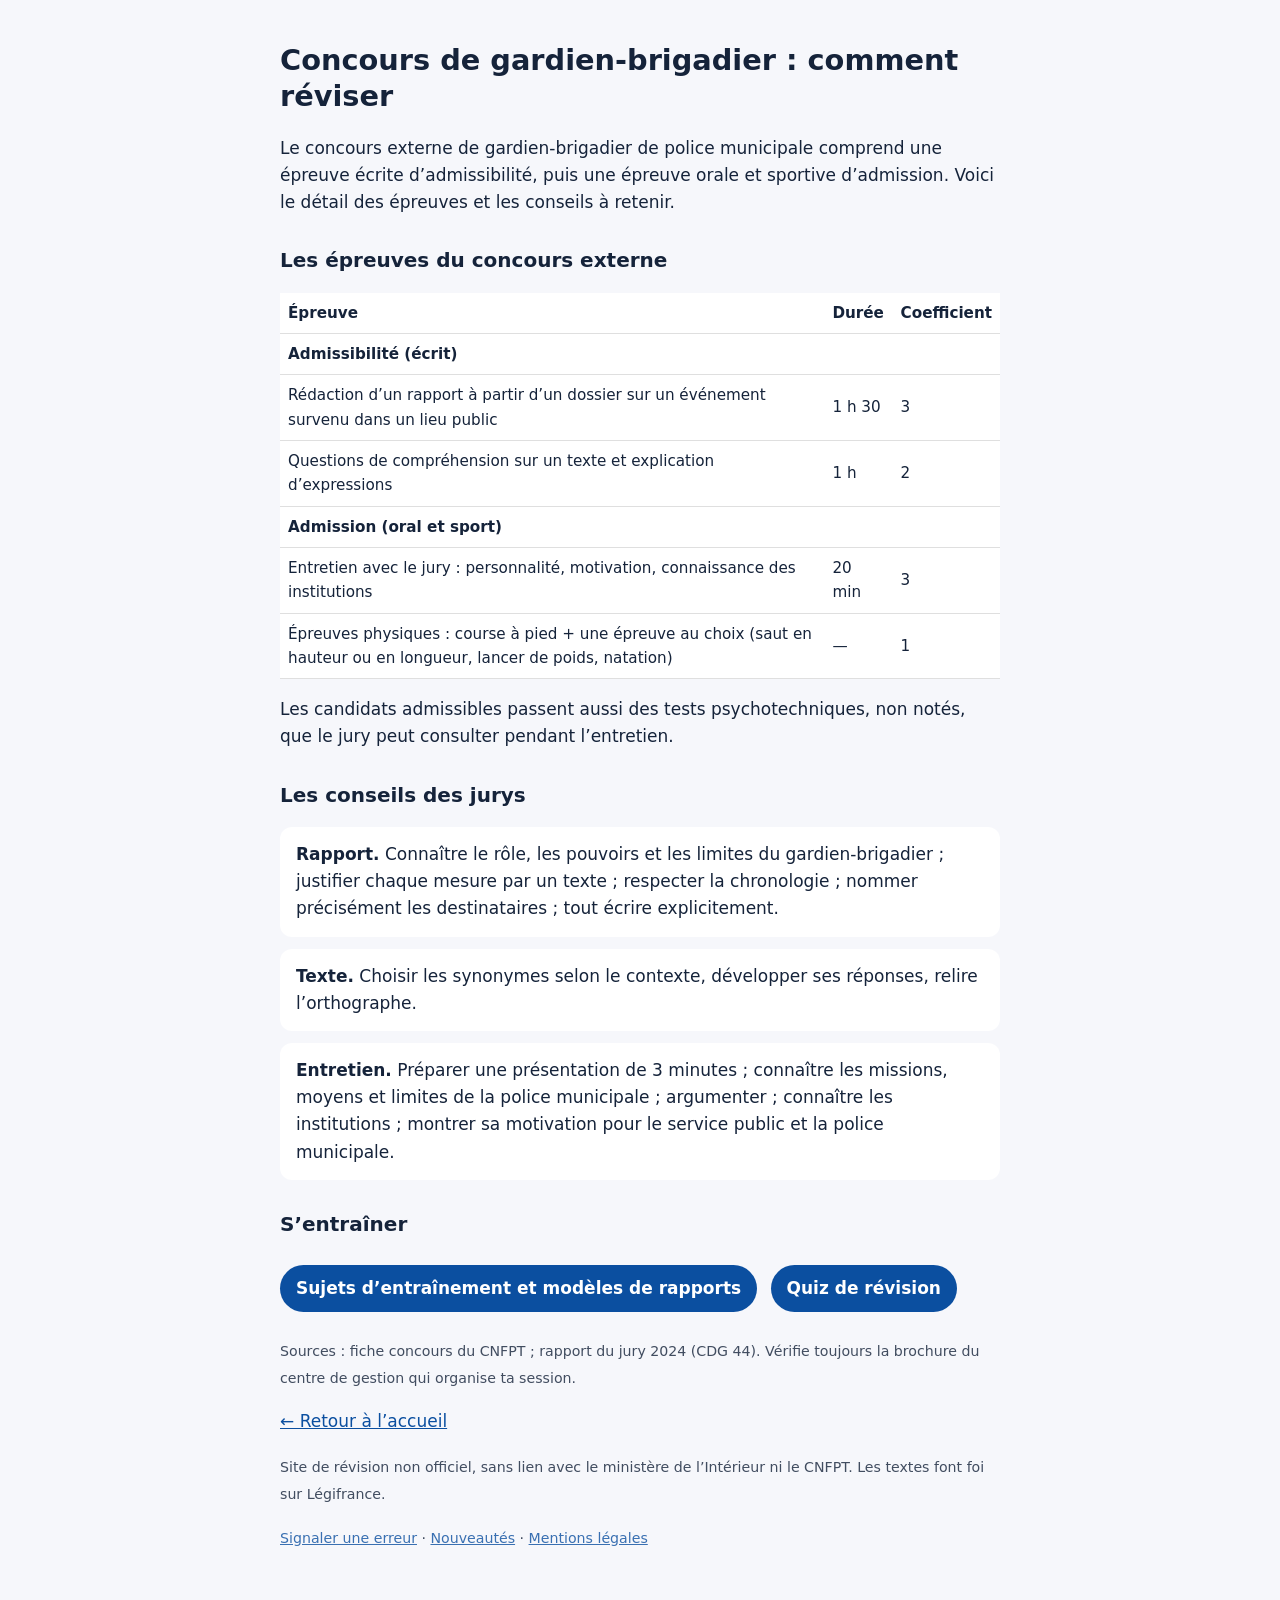
<file: concours-gardien-brigadier/index.html>
<!doctype html>
<html lang="fr">
<head>
<meta charset="utf-8">
<meta name="viewport" content="width=device-width, initial-scale=1">
<title>Concours de gardien-brigadier : épreuves et conseils | La Police Municipale</title>
<meta name="description" content="Épreuves du concours externe de gardien-brigadier, coefficients, conseils des jurys et pistes de révision.">
<link rel="canonical" href="https://altar037-ux.github.io/concours-gardien-brigadier/">
<meta property="og:title" content="Concours de gardien-brigadier : épreuves et conseils | La Police Municipale">
<meta property="og:description" content="Épreuves du concours externe de gardien-brigadier, coefficients, conseils des jurys et pistes de révision.">
<meta property="og:url" content="https://altar037-ux.github.io/concours-gardien-brigadier/">
<meta property="og:type" content="article">
<meta property="og:image" content="https://altar037-ux.github.io/concours-gardien-brigadier/og.png">
<meta property="og:image:width" content="1200">
<meta property="og:image:height" content="630">
<meta name="twitter:card" content="summary_large_image">
<meta name="twitter:image" content="https://altar037-ux.github.io/concours-gardien-brigadier/og.png">
<link rel="icon" href="/favicon.ico" sizes="48x48">
<link rel="icon" type="image/png" href="/favicon.png" sizes="192x192">
<style>
:root{--bg:#f6f7fb;--fg:#15233a;--accent:#0b4fa0;--card:#fff}
@media (prefers-color-scheme: dark){:root:not([data-theme="light"]){--bg:#0f1b2d;--fg:#e8eef8;--accent:#8ab8ff;--card:#17263d}}
:root[data-theme="dark"]{--bg:#0f1b2d;--fg:#e8eef8;--accent:#8ab8ff;--card:#17263d}
body{margin:0;background:var(--bg);color:var(--fg);font:17px/1.6 system-ui,sans-serif}
main{max-width:720px;margin:0 auto;padding:24px 16px 48px}
h1{font-size:1.8rem;line-height:1.25} h2{font-size:1.25rem;margin-top:28px}
a{color:var(--accent)}
table{width:100%;border-collapse:collapse;font-size:.95rem;background:var(--card)}
th,td{text-align:left;padding:8px;border-bottom:1px solid #8884}
.box{background:var(--card);border-radius:12px;padding:14px 16px;margin:12px 0}
.cta{display:inline-block;margin:8px 8px 8px 0;padding:10px 16px;border-radius:999px;background:var(--accent);color:#fff;text-decoration:none;font-weight:600}
small{opacity:.8}
.skip{position:absolute;left:12px;top:-100px;z-index:100;background:#fff;color:#002654;padding:10px 16px;border-radius:8px;font-weight:700;text-decoration:none;box-shadow:0 2px 8px rgba(0,0,0,.3)}.skip:focus{top:12px}
</style>
</head>
<body>
<a class="skip" href="#main">Aller au contenu</a>
<main id="main" tabindex="-1">
<h1>Concours de gardien-brigadier : comment réviser</h1>
<p>Le concours externe de gardien-brigadier de police municipale comprend une épreuve écrite d’admissibilité, puis une épreuve orale et sportive d’admission. Voici le détail des épreuves et les conseils à retenir.</p>
<h2>Les épreuves du concours externe</h2>
<table>
<tr><th>Épreuve</th><th>Durée</th><th>Coefficient</th></tr>
<tr><td colspan="3"><b>Admissibilité (écrit)</b></td></tr>
<tr><td>Rédaction d’un rapport à partir d’un dossier sur un événement survenu dans un lieu public</td><td>1 h 30</td><td>3</td></tr>
<tr><td>Questions de compréhension sur un texte et explication d’expressions</td><td>1 h</td><td>2</td></tr>
<tr><td colspan="3"><b>Admission (oral et sport)</b></td></tr>
<tr><td>Entretien avec le jury : personnalité, motivation, connaissance des institutions</td><td>20 min</td><td>3</td></tr>
<tr><td>Épreuves physiques : course à pied + une épreuve au choix (saut en hauteur ou en longueur, lancer de poids, natation)</td><td>—</td><td>1</td></tr>
</table>
<p>Les candidats admissibles passent aussi des tests psychotechniques, non notés, que le jury peut consulter pendant l’entretien.</p>
<h2>Les conseils des jurys</h2>
<div class="box"><b>Rapport.</b> Connaître le rôle, les pouvoirs et les limites du gardien-brigadier ; justifier chaque mesure par un texte ; respecter la chronologie ; nommer précisément les destinataires ; tout écrire explicitement.</div>
<div class="box"><b>Texte.</b> Choisir les synonymes selon le contexte, développer ses réponses, relire l’orthographe.</div>
<div class="box"><b>Entretien.</b> Préparer une présentation de 3 minutes ; connaître les missions, moyens et limites de la police municipale ; argumenter ; connaître les institutions ; montrer sa motivation pour le service public et la police municipale.</div>
<h2>S’entraîner</h2>
<p>
<a class="cta" href="https://altar037-ux.github.io/#concours">Sujets d’entraînement et modèles de rapports</a>
<a class="cta" href="https://altar037-ux.github.io/#quiz">Quiz de révision</a>
</p>
<p><small>Sources : fiche concours du CNFPT ; rapport du jury 2024 (CDG 44). Vérifie toujours la brochure du centre de gestion qui organise ta session.</small></p>
<p><a href="https://altar037-ux.github.io/">← Retour à l’accueil</a></p>
<p><small>Site de révision non officiel, sans lien avec le ministère de l’Intérieur ni le CNFPT. Les textes font foi sur Légifrance.</small></p>
<p><small><a href="mailto:altar037.development@gmail.com?subject=Signalement%20-%20La%20Police%20Municipale">Signaler une erreur</a> · <a href="https://altar037-ux.github.io/nouveautes/">Nouveautés</a> · <a href="https://altar037-ux.github.io/#legal">Mentions légales</a></small></p>
</main>
</body>
</html>
</file>
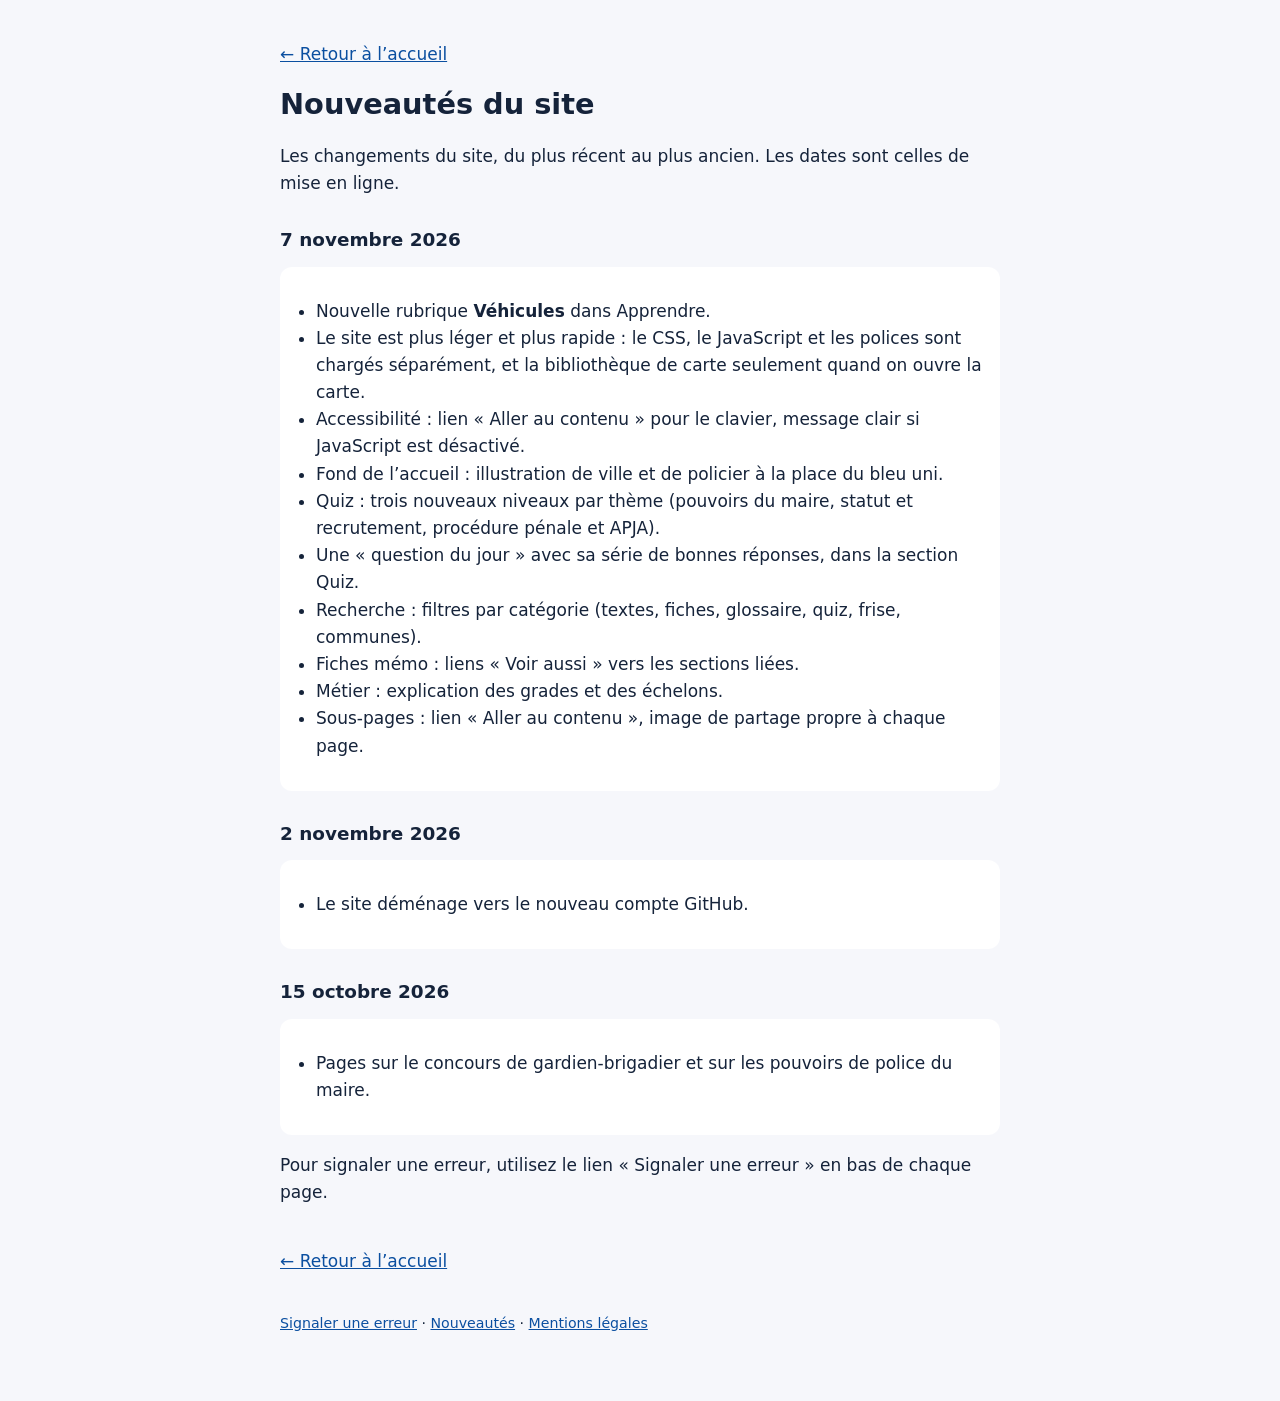
<file: nouveautes/index.html>
<!doctype html>
<html lang="fr">
<head>
<meta charset="utf-8">
<meta name="viewport" content="width=device-width, initial-scale=1">
<title>Nouveautés du site | La Police Municipale</title>
<meta name="description" content="Historique des mises à jour de La Police Municipale : nouvelles rubriques, corrections et améliorations du site.">
<link rel="canonical" href="https://altar037-ux.github.io/nouveautes/">
<meta property="og:title" content="Nouveautés du site | La Police Municipale">
<meta property="og:description" content="Historique des mises à jour de La Police Municipale : nouvelles rubriques, corrections et améliorations du site.">
<meta property="og:url" content="https://altar037-ux.github.io/nouveautes/">
<meta property="og:type" content="article">
<meta property="og:image" content="https://altar037-ux.github.io/nouveautes/og.png">
<meta property="og:image:width" content="1200">
<meta property="og:image:height" content="630">
<meta name="twitter:card" content="summary_large_image">
<meta name="twitter:image" content="https://altar037-ux.github.io/nouveautes/og.png">
<link rel="icon" href="/favicon.ico" sizes="48x48">
<link rel="icon" type="image/png" href="/favicon.png" sizes="192x192">
<style>
:root{--bg:#f6f7fb;--fg:#15233a;--accent:#0b4fa0;--card:#fff}
@media (prefers-color-scheme: dark){:root:not([data-theme="light"]){--bg:#0f1b2d;--fg:#e8eef8;--accent:#8ab8ff;--card:#17263d}}
:root[data-theme="dark"]{--bg:#0f1b2d;--fg:#e8eef8;--accent:#8ab8ff;--card:#17263d}
body{margin:0;background:var(--bg);color:var(--fg);font:17px/1.6 system-ui,sans-serif}
main{max-width:720px;margin:0 auto;padding:24px 16px 48px}
h1{font-size:1.8rem;line-height:1.25} h2{font-size:1.15rem;margin:28px 0 6px}
a{color:var(--accent)}
.box{background:var(--card);border-radius:12px;padding:14px 16px;margin:12px 0}
time{font-weight:700}
ul{padding-left:20px}
.back{display:inline-block;margin-top:24px}
.skip{position:absolute;left:12px;top:-100px;z-index:100;background:#fff;color:#002654;padding:10px 16px;border-radius:8px;font-weight:700;text-decoration:none;box-shadow:0 2px 8px rgba(0,0,0,.3)}.skip:focus{top:12px}
</style>
</head>
<body>
<a class="skip" href="#main">Aller au contenu</a>
<main id="main" tabindex="-1">
<p><a href="../">← Retour à l’accueil</a></p>
<h1>Nouveautés du site</h1>
<p>Les changements du site, du plus récent au plus ancien. Les dates sont celles de mise en ligne.</p>

<h2><time datetime="2026-11-07">7 novembre 2026</time></h2>
<div class="box"><ul>
<li>Nouvelle rubrique <b>Véhicules</b> dans Apprendre.</li>
<li>Le site est plus léger et plus rapide : le CSS, le JavaScript et les polices sont chargés séparément, et la bibliothèque de carte seulement quand on ouvre la carte.</li>
<li>Accessibilité : lien « Aller au contenu » pour le clavier, message clair si JavaScript est désactivé.</li>
<li>Fond de l’accueil : illustration de ville et de policier à la place du bleu uni.</li>
<li>Quiz : trois nouveaux niveaux par thème (pouvoirs du maire, statut et recrutement, procédure pénale et APJA).</li>
<li>Une « question du jour » avec sa série de bonnes réponses, dans la section Quiz.</li>
<li>Recherche : filtres par catégorie (textes, fiches, glossaire, quiz, frise, communes).</li>
<li>Fiches mémo : liens « Voir aussi » vers les sections liées.</li>
<li>Métier : explication des grades et des échelons.</li>
<li>Sous-pages : lien « Aller au contenu », image de partage propre à chaque page.</li>
</ul></div>

<h2><time datetime="2026-11-02">2 novembre 2026</time></h2>
<div class="box"><ul>
<li>Le site déménage vers le nouveau compte GitHub.</li>
</ul></div>

<h2><time datetime="2026-10-15">15 octobre 2026</time></h2>
<div class="box"><ul>
<li>Pages sur le concours de gardien-brigadier et sur les pouvoirs de police du maire.</li>
</ul></div>

<p>Pour signaler une erreur, utilisez le lien « Signaler une erreur » en bas de chaque page.</p>
<p class="back"><a href="../">← Retour à l’accueil</a></p>
<p><small><a href="mailto:altar037.development@gmail.com?subject=Signalement%20-%20La%20Police%20Municipale">Signaler une erreur</a> · <a href="https://altar037-ux.github.io/nouveautes/">Nouveautés</a> · <a href="https://altar037-ux.github.io/#legal">Mentions légales</a></small></p>
</main>
</body>
</html>
</file>
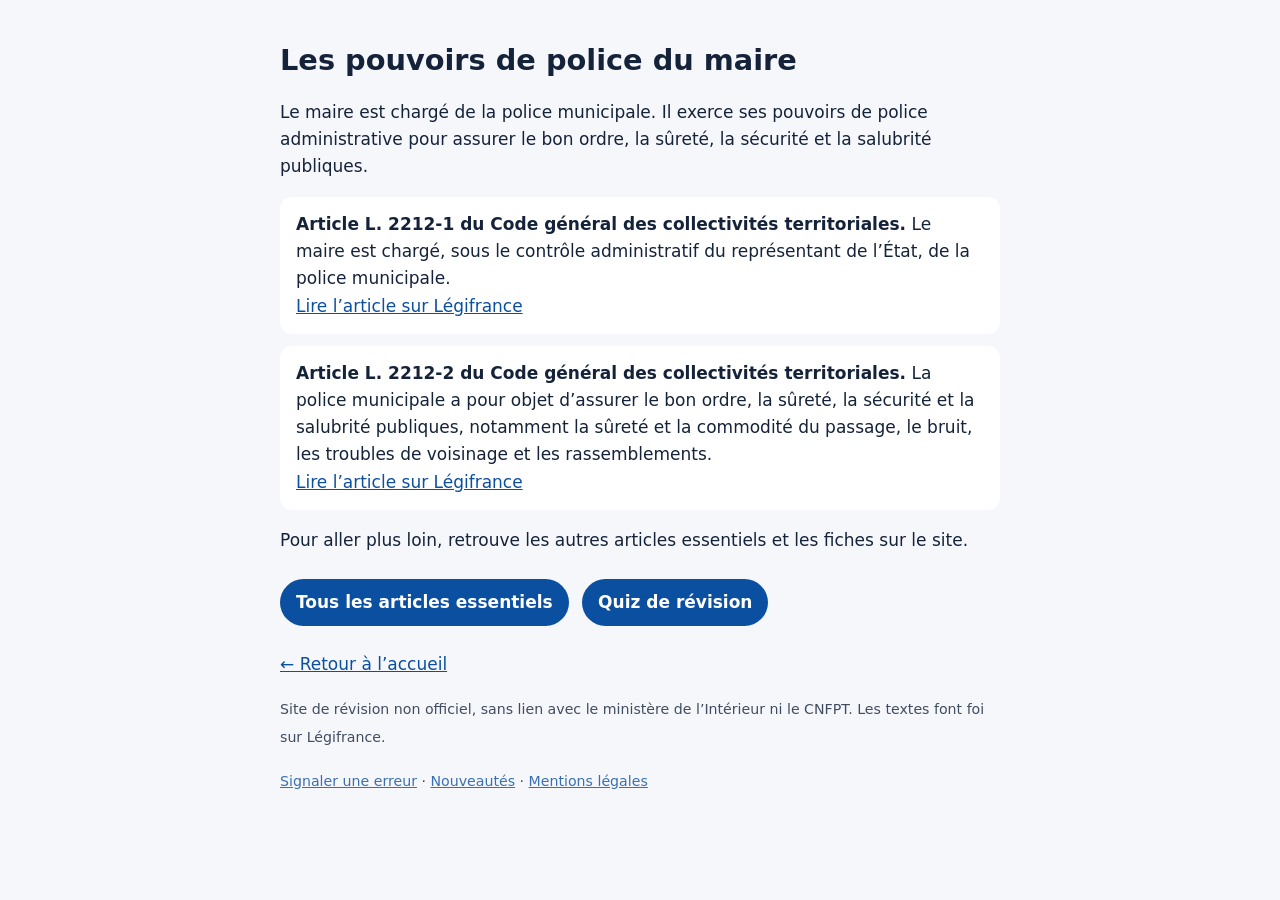
<file: pouvoirs-police-maire/index.html>
<!doctype html>
<html lang="fr">
<head>
<meta charset="utf-8">
<meta name="viewport" content="width=device-width, initial-scale=1">
<title>Pouvoirs de police du maire : articles L. 2212-1 et L. 2212-2 | La Police Municipale</title>
<meta name="description" content="Le pouvoir de police du maire et ses objets : bon ordre, sûreté, sécurité et salubrité publiques, avec liens vers Légifrance.">
<link rel="canonical" href="https://altar037-ux.github.io/pouvoirs-police-maire/">
<meta property="og:title" content="Pouvoirs de police du maire : articles L. 2212-1 et L. 2212-2 | La Police Municipale">
<meta property="og:description" content="Le pouvoir de police du maire et ses objets : bon ordre, sûreté, sécurité et salubrité publiques, avec liens vers Légifrance.">
<meta property="og:url" content="https://altar037-ux.github.io/pouvoirs-police-maire/">
<meta property="og:type" content="article">
<meta property="og:image" content="https://altar037-ux.github.io/pouvoirs-police-maire/og.png">
<meta property="og:image:width" content="1200">
<meta property="og:image:height" content="630">
<meta name="twitter:card" content="summary_large_image">
<meta name="twitter:image" content="https://altar037-ux.github.io/pouvoirs-police-maire/og.png">
<link rel="icon" href="/favicon.ico" sizes="48x48">
<link rel="icon" type="image/png" href="/favicon.png" sizes="192x192">
<style>
:root{--bg:#f6f7fb;--fg:#15233a;--accent:#0b4fa0;--card:#fff}
@media (prefers-color-scheme: dark){:root:not([data-theme="light"]){--bg:#0f1b2d;--fg:#e8eef8;--accent:#8ab8ff;--card:#17263d}}
:root[data-theme="dark"]{--bg:#0f1b2d;--fg:#e8eef8;--accent:#8ab8ff;--card:#17263d}
body{margin:0;background:var(--bg);color:var(--fg);font:17px/1.6 system-ui,sans-serif}
main{max-width:720px;margin:0 auto;padding:24px 16px 48px}
h1{font-size:1.8rem;line-height:1.25} h2{font-size:1.25rem;margin-top:28px}
a{color:var(--accent)}
table{width:100%;border-collapse:collapse;font-size:.95rem;background:var(--card)}
th,td{text-align:left;padding:8px;border-bottom:1px solid #8884}
.box{background:var(--card);border-radius:12px;padding:14px 16px;margin:12px 0}
.cta{display:inline-block;margin:8px 8px 8px 0;padding:10px 16px;border-radius:999px;background:var(--accent);color:#fff;text-decoration:none;font-weight:600}
small{opacity:.8}
.skip{position:absolute;left:12px;top:-100px;z-index:100;background:#fff;color:#002654;padding:10px 16px;border-radius:8px;font-weight:700;text-decoration:none;box-shadow:0 2px 8px rgba(0,0,0,.3)}.skip:focus{top:12px}
</style>
</head>
<body>
<a class="skip" href="#main">Aller au contenu</a>
<main id="main" tabindex="-1">
<h1>Les pouvoirs de police du maire</h1>
<p>Le maire est chargé de la police municipale. Il exerce ses pouvoirs de police administrative pour assurer le bon ordre, la sûreté, la sécurité et la salubrité publiques.</p>
<div class="box"><b>Article L. 2212-1 du Code général des collectivités territoriales.</b> Le maire est chargé, sous le contrôle administratif du représentant de l’État, de la police municipale.<br><a href="https://www.legifrance.gouv.fr/codes/article_lc/LEGIARTI000006390149">Lire l’article sur Légifrance</a></div>
<div class="box"><b>Article L. 2212-2 du Code général des collectivités territoriales.</b> La police municipale a pour objet d’assurer le bon ordre, la sûreté, la sécurité et la salubrité publiques, notamment la sûreté et la commodité du passage, le bruit, les troubles de voisinage et les rassemblements.<br><a href="https://www.legifrance.gouv.fr/codes/article_lc/LEGIARTI000029946370">Lire l’article sur Légifrance</a></div>
<p>Pour aller plus loin, retrouve les autres articles essentiels et les fiches sur le site.</p>
<p>
<a class="cta" href="https://altar037-ux.github.io/#articles">Tous les articles essentiels</a>
<a class="cta" href="https://altar037-ux.github.io/#quiz">Quiz de révision</a>
</p>
<p><a href="https://altar037-ux.github.io/">← Retour à l’accueil</a></p>
<p><small>Site de révision non officiel, sans lien avec le ministère de l’Intérieur ni le CNFPT. Les textes font foi sur Légifrance.</small></p>
<p><small><a href="mailto:altar037.development@gmail.com?subject=Signalement%20-%20La%20Police%20Municipale">Signaler une erreur</a> · <a href="https://altar037-ux.github.io/nouveautes/">Nouveautés</a> · <a href="https://altar037-ux.github.io/#legal">Mentions légales</a></small></p>
</main>
</body>
</html>
</file>
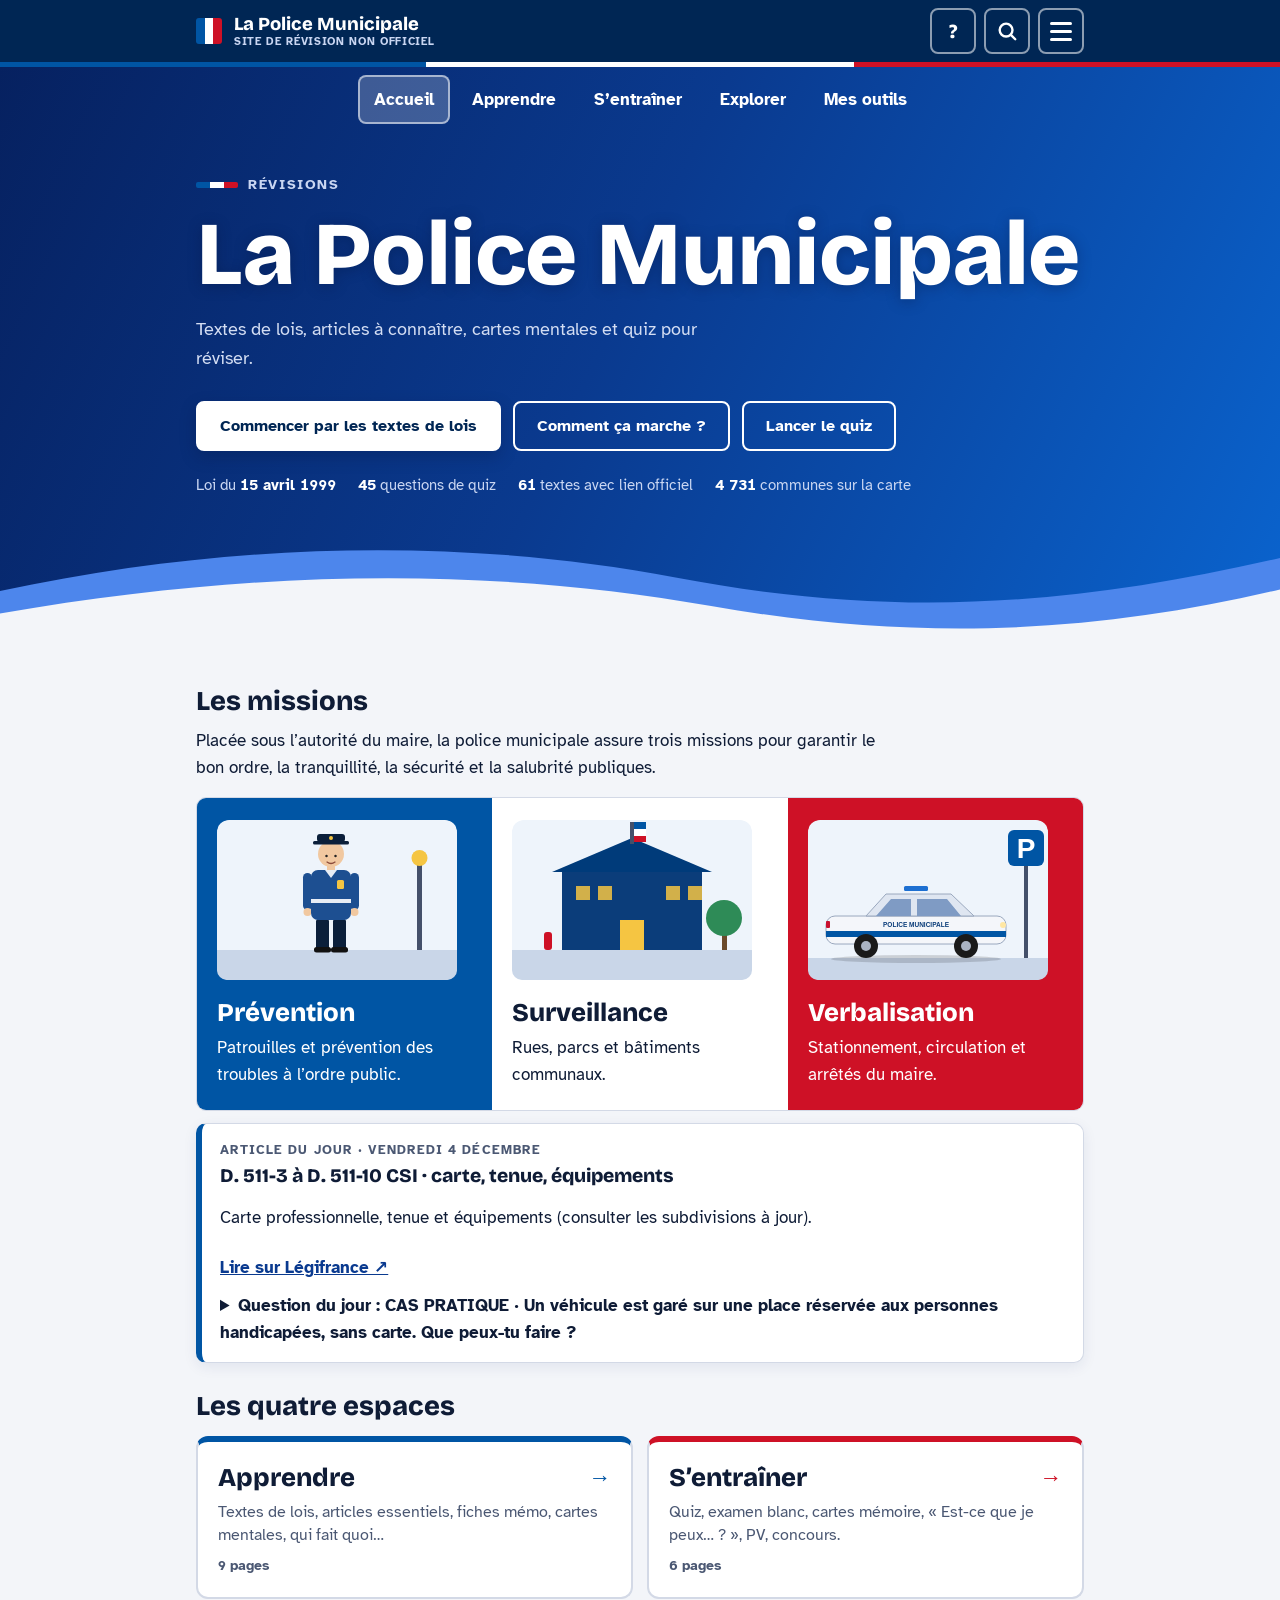
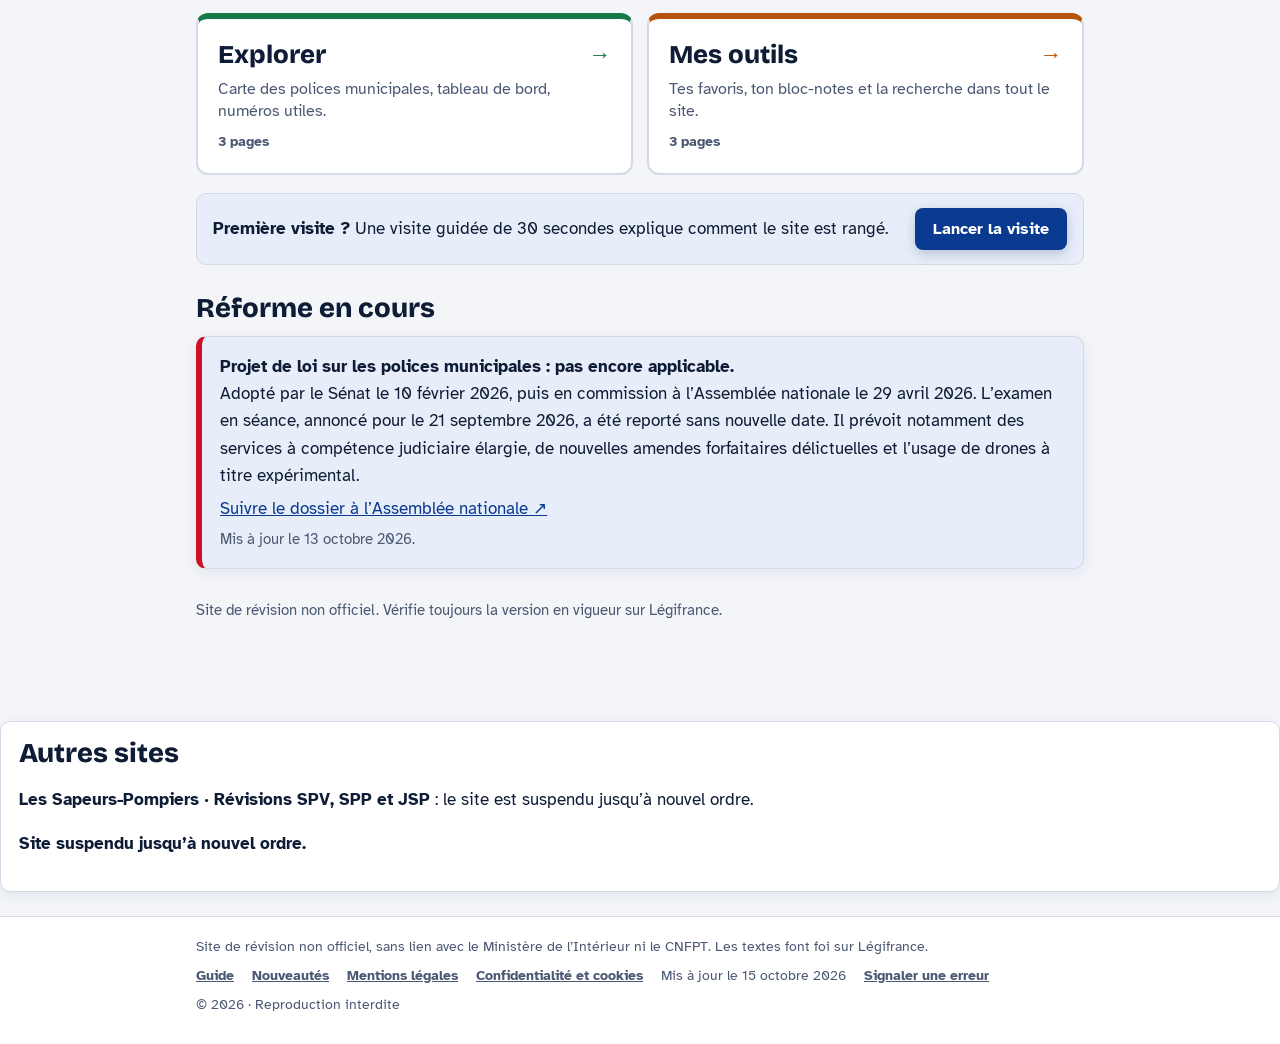
<file: revision-police-municipale/index.html>
<!doctype html>
<html lang="fr">
<head>
<meta charset="utf-8">
<title>La Police Municipale : le site a déménagé</title>
<link rel="canonical" href="https://altar037-ux.github.io/">
<meta http-equiv="refresh" content="0; url=https://altar037-ux.github.io/">
</head>
<body>
<p>Le site a déménagé : <a href="https://altar037-ux.github.io/">https://altar037-ux.github.io/</a></p>
<script>location.replace("https://altar037-ux.github.io/"+location.hash);</script>
</body>
</html>
</file>
<file: style.css>
:root{color-scheme:light;box-sizing:border-box;padding-top:env(safe-area-inset-top,0px);padding-bottom:env(safe-area-inset-bottom,0px)}html{scroll-padding-top:env(safe-area-inset-top,0px)}body{margin:0;padding:0;font:14px -apple-system,BlinkMacSystemFont,sans-serif;background:#fff;color:#000}img{max-width:100%}[hidden]:not([hidden=until-found i]){display:none!important}
/* Leaflet 1.9.4 (BSD-2-Clause) */
/* required styles */

.leaflet-pane,
.leaflet-tile,
.leaflet-marker-icon,
.leaflet-marker-shadow,
.leaflet-tile-container,
.leaflet-pane > svg,
.leaflet-pane > canvas,
.leaflet-zoom-box,
.leaflet-image-layer,
.leaflet-layer {
	position: absolute;
	left: 0;
	top: 0;
	}
.leaflet-container {
	overflow: hidden;
	}
.leaflet-tile,
.leaflet-marker-icon,
.leaflet-marker-shadow {
	-webkit-user-select: none;
	   -moz-user-select: none;
	        user-select: none;
	  -webkit-user-drag: none;
	}
/* Prevents IE11 from highlighting tiles in blue */
.leaflet-tile::selection {
	background: transparent;
}
/* Safari renders non-retina tile on retina better with this, but Chrome is worse */
.leaflet-safari .leaflet-tile {
	image-rendering: -webkit-optimize-contrast;
	}
/* hack that prevents hw layers "stretching" when loading new tiles */
.leaflet-safari .leaflet-tile-container {
	width: 1600px;
	height: 1600px;
	-webkit-transform-origin: 0 0;
	}
.leaflet-marker-icon,
.leaflet-marker-shadow {
	display: block;
	}
/* .leaflet-container svg: reset svg max-width decleration shipped in Joomla! (joomla.org) 3.x */
/* .leaflet-container img: map is broken in FF if you have max-width: 100% on tiles */
.leaflet-container .leaflet-overlay-pane svg {
	max-width: none !important;
	max-height: none !important;
	}
.leaflet-container .leaflet-marker-pane img,
.leaflet-container .leaflet-shadow-pane img,
.leaflet-container .leaflet-tile-pane img,
.leaflet-container img.leaflet-image-layer,
.leaflet-container .leaflet-tile {
	max-width: none !important;
	max-height: none !important;
	width: auto;
	padding: 0;
	}

.leaflet-container img.leaflet-tile {
	/* See: https://bugs.chromium.org/p/chromium/issues/detail?id=600120 */
	mix-blend-mode: plus-lighter;
}

.leaflet-container.leaflet-touch-zoom {
	-ms-touch-action: pan-x pan-y;
	touch-action: pan-x pan-y;
	}
.leaflet-container.leaflet-touch-drag {
	-ms-touch-action: pinch-zoom;
	/* Fallback for FF which doesn't support pinch-zoom */
	touch-action: none;
	touch-action: pinch-zoom;
}
.leaflet-container.leaflet-touch-drag.leaflet-touch-zoom {
	-ms-touch-action: none;
	touch-action: none;
}
.leaflet-container {
	-webkit-tap-highlight-color: transparent;
}
.leaflet-container a {
	-webkit-tap-highlight-color: rgba(51, 181, 229, 0.4);
}
.leaflet-tile {
	filter: inherit;
	visibility: hidden;
	}
.leaflet-tile-loaded {
	visibility: inherit;
	}
.leaflet-zoom-box {
	width: 0;
	height: 0;
	-moz-box-sizing: border-box;
	     box-sizing: border-box;
	z-index: 800;
	}
/* workaround for https://bugzilla.mozilla.org/show_bug.cgi?id=888319 */
.leaflet-overlay-pane svg {
	-moz-user-select: none;
	}

.leaflet-pane         { z-index: 400; }

.leaflet-tile-pane    { z-index: 200; }
.leaflet-overlay-pane { z-index: 400; }
.leaflet-shadow-pane  { z-index: 500; }
.leaflet-marker-pane  { z-index: 600; }
.leaflet-tooltip-pane   { z-index: 650; }
.leaflet-popup-pane   { z-index: 700; }

.leaflet-map-pane canvas { z-index: 100; }
.leaflet-map-pane svg    { z-index: 200; }

.leaflet-vml-shape {
	width: 1px;
	height: 1px;
	}
.lvml {
	behavior: url(#default#VML);
	display: inline-block;
	position: absolute;
	}


/* control positioning */

.leaflet-control {
	position: relative;
	z-index: 800;
	pointer-events: visiblePainted; /* IE 9-10 doesn't have auto */
	pointer-events: auto;
	}
.leaflet-top,
.leaflet-bottom {
	position: absolute;
	z-index: 1000;
	pointer-events: none;
	}
.leaflet-top {
	top: 0;
	}
.leaflet-right {
	right: 0;
	}
.leaflet-bottom {
	bottom: 0;
	}
.leaflet-left {
	left: 0;
	}
.leaflet-control {
	float: left;
	clear: both;
	}
.leaflet-right .leaflet-control {
	float: right;
	}
.leaflet-top .leaflet-control {
	margin-top: 10px;
	}
.leaflet-bottom .leaflet-control {
	margin-bottom: 10px;
	}
.leaflet-left .leaflet-control {
	margin-left: 10px;
	}
.leaflet-right .leaflet-control {
	margin-right: 10px;
	}


/* zoom and fade animations */

.leaflet-fade-anim .leaflet-popup {
	opacity: 0;
	-webkit-transition: opacity 0.2s linear;
	   -moz-transition: opacity 0.2s linear;
	        transition: opacity 0.2s linear;
	}
.leaflet-fade-anim .leaflet-map-pane .leaflet-popup {
	opacity: 1;
	}
.leaflet-zoom-animated {
	-webkit-transform-origin: 0 0;
	    -ms-transform-origin: 0 0;
	        transform-origin: 0 0;
	}
svg.leaflet-zoom-animated {
	will-change: transform;
}

.leaflet-zoom-anim .leaflet-zoom-animated {
	-webkit-transition: -webkit-transform 0.25s cubic-bezier(0,0,0.25,1);
	   -moz-transition:    -moz-transform 0.25s cubic-bezier(0,0,0.25,1);
	        transition:         transform 0.25s cubic-bezier(0,0,0.25,1);
	}
.leaflet-zoom-anim .leaflet-tile,
.leaflet-pan-anim .leaflet-tile {
	-webkit-transition: none;
	   -moz-transition: none;
	        transition: none;
	}

.leaflet-zoom-anim .leaflet-zoom-hide {
	visibility: hidden;
	}


/* cursors */

.leaflet-interactive {
	cursor: pointer;
	}
.leaflet-grab {
	cursor: -webkit-grab;
	cursor:    -moz-grab;
	cursor:         grab;
	}
.leaflet-crosshair,
.leaflet-crosshair .leaflet-interactive {
	cursor: crosshair;
	}
.leaflet-popup-pane,
.leaflet-control {
	cursor: auto;
	}
.leaflet-dragging .leaflet-grab,
.leaflet-dragging .leaflet-grab .leaflet-interactive,
.leaflet-dragging .leaflet-marker-draggable {
	cursor: move;
	cursor: -webkit-grabbing;
	cursor:    -moz-grabbing;
	cursor:         grabbing;
	}

/* marker & overlays interactivity */
.leaflet-marker-icon,
.leaflet-marker-shadow,
.leaflet-image-layer,
.leaflet-pane > svg path,
.leaflet-tile-container {
	pointer-events: none;
	}

.leaflet-marker-icon.leaflet-interactive,
.leaflet-image-layer.leaflet-interactive,
.leaflet-pane > svg path.leaflet-interactive,
svg.leaflet-image-layer.leaflet-interactive path {
	pointer-events: visiblePainted; /* IE 9-10 doesn't have auto */
	pointer-events: auto;
	}

/* visual tweaks */

.leaflet-container {
	background: #ddd;
	outline-offset: 1px;
	}
.leaflet-container a {
	color: #0078A8;
	}
.leaflet-zoom-box {
	border: 2px dotted #38f;
	background: rgba(255,255,255,0.5);
	}


/* general typography */
.leaflet-container {
	font-family: "Helvetica Neue", Arial, Helvetica, sans-serif;
	font-size: 12px;
	font-size: 0.75rem;
	line-height: 1.5;
	}


/* general toolbar styles */

.leaflet-bar {
	box-shadow: 0 1px 5px rgba(0,0,0,0.65);
	border-radius: 4px;
	}
.leaflet-bar a {
	background-color: #fff;
	border-bottom: 1px solid #ccc;
	width: 26px;
	height: 26px;
	line-height: 26px;
	display: block;
	text-align: center;
	text-decoration: none;
	color: black;
	}
.leaflet-bar a,
.leaflet-control-layers-toggle {
	background-position: 50% 50%;
	background-repeat: no-repeat;
	display: block;
	}
.leaflet-bar a:hover,
.leaflet-bar a:focus {
	background-color: #f4f4f4;
	}
.leaflet-bar a:first-child {
	border-top-left-radius: 4px;
	border-top-right-radius: 4px;
	}
.leaflet-bar a:last-child {
	border-bottom-left-radius: 4px;
	border-bottom-right-radius: 4px;
	border-bottom: none;
	}
.leaflet-bar a.leaflet-disabled {
	cursor: default;
	background-color: #f4f4f4;
	color: #bbb;
	}

.leaflet-touch .leaflet-bar a {
	width: 30px;
	height: 30px;
	line-height: 30px;
	}
.leaflet-touch .leaflet-bar a:first-child {
	border-top-left-radius: 2px;
	border-top-right-radius: 2px;
	}
.leaflet-touch .leaflet-bar a:last-child {
	border-bottom-left-radius: 2px;
	border-bottom-right-radius: 2px;
	}

/* zoom control */

.leaflet-control-zoom-in,
.leaflet-control-zoom-out {
	font: bold 18px 'Lucida Console', Monaco, monospace;
	text-indent: 1px;
	}

.leaflet-touch .leaflet-control-zoom-in, .leaflet-touch .leaflet-control-zoom-out  {
	font-size: 22px;
	}


/* layers control */

.leaflet-control-layers {
	box-shadow: 0 1px 5px rgba(0,0,0,0.4);
	background: #fff;
	border-radius: 5px;
	}
.leaflet-control-layers-toggle {
	background-image: url(images/layers.png);
	width: 36px;
	height: 36px;
	}
.leaflet-retina .leaflet-control-layers-toggle {
	background-image: url(images/layers-2x.png);
	background-size: 26px 26px;
	}
.leaflet-touch .leaflet-control-layers-toggle {
	width: 44px;
	height: 44px;
	}
.leaflet-control-layers .leaflet-control-layers-list,
.leaflet-control-layers-expanded .leaflet-control-layers-toggle {
	display: none;
	}
.leaflet-control-layers-expanded .leaflet-control-layers-list {
	display: block;
	position: relative;
	}
.leaflet-control-layers-expanded {
	padding: 6px 10px 6px 6px;
	color: #333;
	background: #fff;
	}
.leaflet-control-layers-scrollbar {
	overflow-y: scroll;
	overflow-x: hidden;
	padding-right: 5px;
	}
.leaflet-control-layers-selector {
	margin-top: 2px;
	position: relative;
	top: 1px;
	}
.leaflet-control-layers label {
	display: block;
	font-size: 13px;
	font-size: 1.08333em;
	}
.leaflet-control-layers-separator {
	height: 0;
	border-top: 1px solid #ddd;
	margin: 5px -10px 5px -6px;
	}

/* Default icon URLs */
.leaflet-default-icon-path { /* used only in path-guessing heuristic, see L.Icon.Default */
	background-image: url(images/marker-icon.png);
	}


/* attribution and scale controls */

.leaflet-container .leaflet-control-attribution {
	background: #fff;
	background: rgba(255, 255, 255, 0.8);
	margin: 0;
	}
.leaflet-control-attribution,
.leaflet-control-scale-line {
	padding: 0 5px;
	color: #333;
	line-height: 1.4;
	}
.leaflet-control-attribution a {
	text-decoration: none;
	}
.leaflet-control-attribution a:hover,
.leaflet-control-attribution a:focus {
	text-decoration: underline;
	}
.leaflet-attribution-flag {
	display: inline !important;
	vertical-align: baseline !important;
	width: 1em;
	height: 0.6669em;
	}
.leaflet-left .leaflet-control-scale {
	margin-left: 5px;
	}
.leaflet-bottom .leaflet-control-scale {
	margin-bottom: 5px;
	}
.leaflet-control-scale-line {
	border: 2px solid #777;
	border-top: none;
	line-height: 1.1;
	padding: 2px 5px 1px;
	white-space: nowrap;
	-moz-box-sizing: border-box;
	     box-sizing: border-box;
	background: rgba(255, 255, 255, 0.8);
	text-shadow: 1px 1px #fff;
	}
.leaflet-control-scale-line:not(:first-child) {
	border-top: 2px solid #777;
	border-bottom: none;
	margin-top: -2px;
	}
.leaflet-control-scale-line:not(:first-child):not(:last-child) {
	border-bottom: 2px solid #777;
	}

.leaflet-touch .leaflet-control-attribution,
.leaflet-touch .leaflet-control-layers,
.leaflet-touch .leaflet-bar {
	box-shadow: none;
	}
.leaflet-touch .leaflet-control-layers,
.leaflet-touch .leaflet-bar {
	border: 2px solid rgba(0,0,0,0.2);
	background-clip: padding-box;
	}


/* popup */

.leaflet-popup {
	position: absolute;
	text-align: center;
	margin-bottom: 20px;
	}
.leaflet-popup-content-wrapper {
	padding: 1px;
	text-align: left;
	border-radius: 12px;
	}
.leaflet-popup-content {
	margin: 13px 24px 13px 20px;
	line-height: 1.3;
	font-size: 13px;
	font-size: 1.08333em;
	min-height: 1px;
	}
.leaflet-popup-content p {
	margin: 17px 0;
	margin: 1.3em 0;
	}
.leaflet-popup-tip-container {
	width: 40px;
	height: 20px;
	position: absolute;
	left: 50%;
	margin-top: -1px;
	margin-left: -20px;
	overflow: hidden;
	pointer-events: none;
	}
.leaflet-popup-tip {
	width: 17px;
	height: 17px;
	padding: 1px;

	margin: -10px auto 0;
	pointer-events: auto;

	-webkit-transform: rotate(45deg);
	   -moz-transform: rotate(45deg);
	    -ms-transform: rotate(45deg);
	        transform: rotate(45deg);
	}
.leaflet-popup-content-wrapper,
.leaflet-popup-tip {
	background: white;
	color: #333;
	box-shadow: 0 3px 14px rgba(0,0,0,0.4);
	}
.leaflet-container a.leaflet-popup-close-button {
	position: absolute;
	top: 0;
	right: 0;
	border: none;
	text-align: center;
	width: 24px;
	height: 24px;
	font: 16px/24px Tahoma, Verdana, sans-serif;
	color: #757575;
	text-decoration: none;
	background: transparent;
	}
.leaflet-container a.leaflet-popup-close-button:hover,
.leaflet-container a.leaflet-popup-close-button:focus {
	color: #585858;
	}
.leaflet-popup-scrolled {
	overflow: auto;
	}

.leaflet-oldie .leaflet-popup-content-wrapper {
	-ms-zoom: 1;
	}
.leaflet-oldie .leaflet-popup-tip {
	width: 24px;
	margin: 0 auto;

	-ms-filter: "progid:DXImageTransform.Microsoft.Matrix(M11=0.70710678, M12=0.70710678, M21=-0.70710678, M22=0.70710678)";
	filter: progid:DXImageTransform.Microsoft.Matrix(M11=0.70710678, M12=0.70710678, M21=-0.70710678, M22=0.70710678);
	}

.leaflet-oldie .leaflet-control-zoom,
.leaflet-oldie .leaflet-control-layers,
.leaflet-oldie .leaflet-popup-content-wrapper,
.leaflet-oldie .leaflet-popup-tip {
	border: 1px solid #999;
	}


/* div icon */

.leaflet-div-icon {
	background: #fff;
	border: 1px solid #666;
	}


/* Tooltip */
/* Base styles for the element that has a tooltip */
.leaflet-tooltip {
	position: absolute;
	padding: 6px;
	background-color: #fff;
	border: 1px solid #fff;
	border-radius: 3px;
	color: #222;
	white-space: nowrap;
	-webkit-user-select: none;
	-moz-user-select: none;
	-ms-user-select: none;
	user-select: none;
	pointer-events: none;
	box-shadow: 0 1px 3px rgba(0,0,0,0.4);
	}
.leaflet-tooltip.leaflet-interactive {
	cursor: pointer;
	pointer-events: auto;
	}
.leaflet-tooltip-top:before,
.leaflet-tooltip-bottom:before,
.leaflet-tooltip-left:before,
.leaflet-tooltip-right:before {
	position: absolute;
	pointer-events: none;
	border: 6px solid transparent;
	background: transparent;
	content: "";
	}

/* Directions */

.leaflet-tooltip-bottom {
	margin-top: 6px;
}
.leaflet-tooltip-top {
	margin-top: -6px;
}
.leaflet-tooltip-bottom:before,
.leaflet-tooltip-top:before {
	left: 50%;
	margin-left: -6px;
	}
.leaflet-tooltip-top:before {
	bottom: 0;
	margin-bottom: -12px;
	border-top-color: #fff;
	}
.leaflet-tooltip-bottom:before {
	top: 0;
	margin-top: -12px;
	margin-left: -6px;
	border-bottom-color: #fff;
	}
.leaflet-tooltip-left {
	margin-left: -6px;
}
.leaflet-tooltip-right {
	margin-left: 6px;
}
.leaflet-tooltip-left:before,
.leaflet-tooltip-right:before {
	top: 50%;
	margin-top: -6px;
	}
.leaflet-tooltip-left:before {
	right: 0;
	margin-right: -12px;
	border-left-color: #fff;
	}
.leaflet-tooltip-right:before {
	left: 0;
	margin-left: -12px;
	border-right-color: #fff;
	}

/* Printing */

@media print {
	/* Prevent printers from removing background-images of controls. */
	.leaflet-control {
		-webkit-print-color-adjust: exact;
		print-color-adjust: exact;
		}
	}

/* Layout: sticky navy bar with tricolor rule and 3-bar menu; navy hero; blue/white/red mission panels; content pages in a 920px column. */
:root{--f-blue:#0055A4;--f-white:#ffffff;--f-red:#CE1126;--navy:#002654;
--bg:#f3f5f9;--card:#ffffff;--ink:#0f1c36;--mute:#4b5873;--line:#d3d9e6;--tint:#e8eef9;
--blue:#0a3a8f;--btn:#0a3a8f;--on-btn:#ffffff;--red:#CE1126;--on-red:#ffffff;--ok:#157a47;--ko:#b3261e;
--shadow:0 10px 30px rgba(0,20,60,.18)}
@media (prefers-color-scheme:dark){:root:not([data-theme="light"]){--bg:#0a1222;--card:#121d35;--ink:#e8edf7;--mute:#a3afc7;--line:#27365a;--tint:#16264a;--blue:#8fb0ff;--btn:#8fb0ff;--on-btn:#0a1222;--red:#ff6b7f;--on-red:#1a0a0e;--ok:#4cc88a;--ko:#ff8a80;--shadow:0 10px 30px rgba(0,0,0,.5);color-scheme:dark}}
:root[data-theme="dark"]{--bg:#0a1222;--card:#121d35;--ink:#e8edf7;--mute:#a3afc7;--line:#27365a;--tint:#16264a;--blue:#8fb0ff;--btn:#8fb0ff;--on-btn:#0a1222;--red:#ff6b7f;--on-red:#1a0a0e;--ok:#4cc88a;--ko:#ff8a80;--shadow:0 10px 30px rgba(0,0,0,.5);color-scheme:dark}
*{box-sizing:border-box}
body{margin:0;background:var(--bg);color:var(--ink);font:17px/1.6 "Atkinson Hyperlegible",system-ui,sans-serif}
h1,h2,h3{font-family:"Bricolage Grotesque","Arial Narrow",sans-serif;line-height:1.15;margin:0;text-wrap:balance}
.wrap{max-width:920px;margin:0 auto;padding-block:20px 60px;padding-inline:16px}
button:focus-visible,a:focus-visible{outline:3px solid var(--blue);outline-offset:2px}
.top :focus-visible,.hero :focus-visible{outline-color:#fff}
section[hidden]{display:none}

/* top bar */
.top{position:sticky;top:env(safe-area-inset-top,0px);z-index:30;background:var(--navy);color:#fff;
 border-bottom:5px solid transparent;border-image:linear-gradient(90deg,var(--f-blue) 33.33%,var(--f-white) 33.33% 66.66%,var(--f-red) 66.66%) 1}
.top-in{max-width:920px;margin:0 auto;padding:8px 16px;display:flex;align-items:center;justify-content:space-between;gap:12px}
.brand{display:flex;align-items:center;gap:12px;color:#fff;text-decoration:none;font:800 1.15rem "Bricolage Grotesque","Arial Narrow",sans-serif;min-width:0}
.mark{display:flex;flex:none;height:26px;width:26px;border-radius:3px;overflow:hidden}
.mark i{flex:1}.mark i:nth-child(1){background:var(--f-blue)}.mark i:nth-child(2){background:var(--f-white)}.mark i:nth-child(3){background:var(--f-red)}
.burger{flex:none;width:46px;height:46px;display:grid;place-content:center;gap:5px;border:2px solid rgba(255,255,255,.55);border-radius:8px;background:transparent;cursor:pointer}
.burger span{display:block;width:22px;height:3px;background:#fff;border-radius:2px;transition:transform .2s,opacity .2s}
.burger[aria-expanded=true] span:nth-child(1){transform:translateY(8px) rotate(45deg)}
.burger[aria-expanded=true] span:nth-child(2){opacity:0}
.burger[aria-expanded=true] span:nth-child(3){transform:translateY(-8px) rotate(-45deg)}
.dd{position:absolute;right:16px;top:calc(100% + 6px);width:min(340px,calc(100vw - 32px));background:var(--card);color:var(--ink);border:1px solid var(--line);border-radius:10px;box-shadow:var(--shadow);padding:8px}
.dd p{margin:6px 12px 4px;font:700 .78rem "Atkinson Hyperlegible",sans-serif;letter-spacing:.09em;text-transform:uppercase;color:var(--mute)}
.dd a{display:block;padding:12px 14px;border-radius:6px;color:var(--ink);text-decoration:none;font-weight:700}
.dd a:hover{background:var(--tint)}
.dd a[aria-current=page]{background:var(--tint);color:var(--blue);box-shadow:inset 4px 0 0 var(--red)}
.dd :focus-visible{outline-color:var(--blue)}

/* hero */
.hero{background:linear-gradient(180deg,rgba(0,38,84,.78) 0%,rgba(0,38,84,.95) 100%),url(images/hero-ville.svg) center bottom/cover no-repeat,var(--navy);color:#fff}
.hero-in{max-width:920px;margin:0 auto;padding-block:44px 48px;padding-inline:16px}
.eyebrow{display:flex;align-items:center;gap:10px;font:700 .85rem "Atkinson Hyperlegible",sans-serif;letter-spacing:.12em;text-transform:uppercase;color:#c9d6f2}
.eyebrow b{display:flex;width:42px;height:6px;border-radius:2px;overflow:hidden}
.eyebrow b i{flex:1}.eyebrow b i:nth-child(1){background:var(--f-blue)}.eyebrow b i:nth-child(2){background:var(--f-white)}.eyebrow b i:nth-child(3){background:var(--f-red)}
.hero h1{margin:16px 0 14px;font-size:clamp(2.7rem,10vw,5.6rem);font-weight:800;line-height:1.02;letter-spacing:-.01em}
.hero p{margin:0;max-width:46ch;font-size:1.15rem;color:#d3ddf3}
.cta{display:flex;flex-wrap:wrap;gap:12px;margin-top:28px}
.btn{display:inline-block;padding:13px 22px;border-radius:8px;font:700 1rem "Atkinson Hyperlegible",sans-serif;text-decoration:none;border:2px solid #fff}
.btn.p{background:#fff;color:var(--navy)}
.btn.s{background:transparent;color:#fff}
.btn:hover{transform:translateY(-1px)}
.flagline{height:12px;background:linear-gradient(90deg,var(--f-blue) 33.33%,var(--f-white) 33.33% 66.66%,var(--f-red) 66.66%)}
.facts{display:flex;flex-wrap:wrap;gap:6px 22px;margin:22px 0 0;padding:0;list-style:none;color:#c9d6f2;font-size:.95rem}
.facts li{margin:0}.facts b{color:#fff;font-variant-numeric:tabular-nums}

/* home content */
.lead{max-width:62ch;margin:0 0 16px}
.missions{display:grid;grid-template-columns:repeat(3,minmax(0,1fr));border-radius:10px;overflow:hidden;border:1px solid var(--line)}
.missions div{padding:22px 20px}
.missions h3{font-size:1.6rem;margin-bottom:6px}
.missions p{margin:0}
.m-ill{display:block;width:100%;max-width:240px;height:auto;margin:0 0 14px;border-radius:10px}
.m-b{background:var(--f-blue);color:#fff}
.m-w{background:#fff;color:#0f1c36}
.m-r{background:var(--f-red);color:#fff}
.tiles{display:grid;grid-template-columns:repeat(auto-fill,minmax(250px,1fr));gap:12px;margin-top:14px}
.tile{display:flex;flex-direction:column;gap:6px;min-width:0;padding:16px 18px;background:var(--card);border:2px solid var(--line);border-radius:8px;color:var(--ink);text-decoration:none}
.tile:hover{border-color:var(--blue)}
.tile b{font:800 1.3rem "Bricolage Grotesque","Arial Narrow",sans-serif;display:flex;justify-content:space-between;gap:8px}
.tile b span{color:var(--red)}
.tile small{color:var(--mute);font-size:.95rem;line-height:1.45}
.prio{margin:0;padding:0;list-style:none;display:flex;flex-wrap:wrap;gap:8px}
.prio li{margin:0;padding:6px 12px;border:2px solid var(--line);border-radius:20px;background:var(--card);font-weight:700;font-size:.95rem}
.foot{margin-top:30px;color:var(--mute);font-size:.92rem}

/* content pages (from V4) */
h2{font-size:1.7rem;margin:28px 0 10px}
h3{font-size:1.2rem;margin:18px 0 6px}
.box{background:var(--card);border:1px solid var(--line);border-radius:10px;padding:16px 18px;margin:12px 0}
.key{background:var(--tint);border-color:var(--line)}
.scroll{overflow-x:auto}
table{border-collapse:collapse;width:100%;min-width:480px;background:var(--card)}
th,td{border:1px solid var(--line);padding:9px 12px;text-align:left;vertical-align:top}
th{background:var(--navy);color:#fff;font-family:"Bricolage Grotesque",sans-serif}
ul{padding-left:22px;margin:8px 0}
li{margin:4px 0}
a{color:var(--blue)}
.limits li::marker{content:"✗  ";color:var(--ko);font-weight:700}
.pill{display:inline-block;background:var(--red);color:var(--on-red);font-weight:700;border-radius:6px;padding:1px 8px;font-size:.92em}
.cards{display:grid;grid-template-columns:repeat(auto-fill,minmax(250px,1fr));gap:14px}
.fc{min-height:170px;border:2px solid var(--line);border-radius:10px;background:var(--card);color:var(--ink);padding:16px;text-align:left;font:inherit;cursor:pointer}
.fc strong{font-family:"Bricolage Grotesque",sans-serif;font-size:1.35rem;display:block}
.fc small{color:var(--mute)}
.fc.open{border-color:var(--blue);background:var(--bg)}
.q{font-size:1.15rem;font-weight:700;margin:6px 0 12px}
.opt{display:block;width:100%;text-align:left;margin:8px 0;padding:12px 14px;border-radius:8px;border:2px solid var(--line);background:var(--card);color:var(--ink);font:inherit;cursor:pointer}
.opt.ok{border-color:var(--ok);background:color-mix(in srgb,var(--ok) 18%,var(--card))}
.opt.ko{border-color:var(--ko);background:color-mix(in srgb,var(--ko) 18%,var(--card))}
.opt:disabled{cursor:default;color:var(--ink)}
.go{margin-top:10px;font:700 16px "Atkinson Hyperlegible",sans-serif;padding:11px 18px;border-radius:8px;border:0;background:var(--btn);color:var(--on-btn);cursor:pointer}
.bar{height:8px;background:var(--line);border-radius:4px;overflow:hidden;margin-bottom:12px}
.bar i{display:block;height:100%;background:var(--red);transition:width .25s}
.fb{margin-top:10px;color:var(--mute)}
.big{font:800 3rem "Bricolage Grotesque",sans-serif}
@media (prefers-reduced-motion:reduce){*{transition:none!important}.btn:hover{transform:none}}
.opt.sel{border-color:var(--blue);background:color-mix(in srgb,var(--blue) 14%,var(--card))}
.tm{font-weight:700;margin:6px 0 4px}
.tm.low{color:var(--ko)}
.tbar i{transition:width 1s linear}
.go:disabled{opacity:.45;cursor:not-allowed}
.fc span{display:block;margin:4px 0}
.chips{display:flex;flex-wrap:wrap;gap:6px;margin:12px 0}
.chip{font:700 15px "Atkinson Hyperlegible",sans-serif;padding:8px 14px;border-radius:20px;border:2px solid var(--line);background:var(--card);color:var(--ink);cursor:pointer}
.chip[aria-pressed=true]{background:var(--navy);color:#fff;border-color:var(--navy)}
.box a{display:inline-block;margin-top:6px}
.search{margin:14px 0 4px}
.search label{display:block;font-weight:700;margin-bottom:6px}
.sbox{display:flex;align-items:center;gap:8px;background:var(--card);border:2px solid var(--line);border-radius:10px;padding:0 6px 0 12px;color:var(--mute)}
.sbox:focus-within{border-color:var(--blue)}
.sbox input{flex:1;min-width:0;border:0;background:transparent;color:var(--ink);font:inherit;padding:12px 0;outline:none}
.sbox input::-webkit-search-cancel-button{display:none}
.sbox button{border:0;background:transparent;color:var(--mute);font-size:1.6rem;line-height:1;width:40px;height:40px;cursor:pointer;border-radius:6px}
.sbox button:hover{background:var(--tint)}
.scount{margin:6px 0 0;color:var(--mute);font-size:.95rem}
mark{background:color-mix(in srgb,var(--red) 22%,transparent);color:inherit;border-radius:3px;padding:0 1px}
.links{display:flex;flex-wrap:wrap;gap:4px 16px}
.links a{font-weight:700}
@media (max-width:640px){.missions{grid-template-columns:1fr}.dd{right:16px}}
.illus{display:block;width:100%;max-width:640px;height:auto;margin:16px auto}
.illus-s{display:block;width:100%;max-width:240px;height:auto;margin:14px auto 22px;border-radius:10px}
.grades-ladder{display:block;width:100%;max-width:480px;height:auto;margin:14px auto 22px}
.grades-ladder text{font:700 12px system-ui,sans-serif;text-anchor:middle}
.gr-grid{display:grid;grid-template-columns:repeat(auto-fill,minmax(150px,1fr));gap:12px;margin:14px 0}
.gr-card{position:relative;background:var(--card);border:2px solid var(--line);border-radius:8px;padding:14px 10px 12px;text-align:center}
.gr-card b{display:block;font-size:15px;line-height:1.3;margin-top:4px}
.gr-card small{display:block;color:var(--muted,#44506a)}
.gr-num{display:block;font-weight:700;color:var(--muted,#44506a)}
.gr-pair{display:flex;justify-content:center;align-items:flex-end;gap:10px;margin-top:10px}
.gr-pair svg{display:block;height:auto}
.gr-key{font-size:14px;color:var(--muted,#44506a)}
.illus-agent{max-width:170px;border-radius:0}
/* bandeau illustré, entièrement visible, en haut de chaque rubrique (le texte commence dessous) */
.wrap.page::before{content:"";display:block;aspect-ratio:1200/260;background:url(images/bandeau-ville.svg) center/100% 100% no-repeat;border-radius:14px 14px 0 0;margin:-20px -16px 22px}
.wrap.page.hub::before{background-image:url(images/bandeau-tricolore.svg)}
.csearch{position:relative;max-width:560px}
.cres{position:absolute;left:0;right:0;top:calc(100% - 22px);z-index:1000;margin:0;padding:6px;list-style:none;background:var(--card);border:1px solid var(--line);border-radius:10px;box-shadow:var(--shadow);max-height:320px;overflow:auto}
.cres li{margin:0;padding:10px 12px;border-radius:6px;cursor:pointer;display:flex;justify-content:space-between;gap:10px}
.cres li small{color:var(--mute);white-space:nowrap}
.cres li[aria-selected=true],.cres li:hover{background:var(--tint)}
.jump{display:flex;flex-wrap:wrap;gap:6px;margin:4px 0 0}
.mapwrap{position:relative;border-top:1px solid var(--line);border-bottom:1px solid var(--line)}
#map{height:min(72vh,720px);min-height:420px;background:#dfe7f3;z-index:1}
.mapmsg{position:absolute;left:16px;right:16px;top:16px;z-index:500;margin:0;padding:10px 14px;background:var(--card);border:1px solid var(--line);border-radius:8px}
.leaflet-container{font:15px/1.45 "Atkinson Hyperlegible",system-ui,sans-serif}
.leaflet-popup-content{margin:12px 14px;min-width:190px}
.leaflet-popup-content b{font:800 1.1rem "Bricolage Grotesque","Arial Narrow",sans-serif;display:block}
.leaflet-popup-content .go{margin-top:8px;font-size:15px;padding:9px 14px}
.back{font-weight:700}
.fhead{background:var(--navy);color:#fff;border-radius:10px;padding:20px 20px 18px;margin:8px 0 14px;border-bottom:6px solid transparent;border-image:linear-gradient(90deg,var(--f-blue) 33.33%,var(--f-white) 33.33% 66.66%,var(--f-red) 66.66%) 1}
.fhead h2{margin:0 0 4px;font-size:clamp(1.6rem,6vw,2.3rem)}
.fhead p{margin:0;color:#d3ddf3}
.stats{display:grid;grid-template-columns:repeat(auto-fill,minmax(140px,1fr));gap:10px;margin:12px 0}
.stat{background:var(--card);border:1px solid var(--line);border-radius:10px;padding:12px 14px}
.stat b{display:block;font:800 1.7rem "Bricolage Grotesque",sans-serif;font-variant-numeric:tabular-nums;color:var(--blue)}
.stat span{color:var(--mute);font-size:.92rem}
.check li::marker{content:"✓  ";color:var(--ok);font-weight:700}
.legend{display:flex;flex-wrap:wrap;gap:6px 18px;margin:10px 0 0;font-size:.92rem;color:var(--mute)}
.legend span{display:flex;align-items:center;gap:7px}
.dot{display:inline-block;width:13px;height:13px;border-radius:50%;flex:none}
.dot.full{background:#0055A4;box-shadow:0 0 0 1.5px #fff,0 0 0 2.5px #0055A4}
.dot.ring{background:#fff;border:3px solid #0055A4}
.pmeta{color:#55627a;font-size:.9rem}
.tel{margin-top:4px}
.tools{display:flex;flex-wrap:wrap;align-items:center;gap:6px 14px;margin:12px 0 0}
.tools .go{margin:0}
#nearOut{margin:0}
#nearOut a{font-weight:700}
main > section:not(#carte){zoom:var(--zoom,1)}
#carte > .wrap{zoom:var(--zoom,1)}
.go.ghost{background:transparent;color:var(--blue);border:2px solid var(--line)}
.top-act{display:flex;align-items:center;gap:8px}
.sbtn{flex:none;width:46px;height:46px;display:grid;place-content:center;border:2px solid rgba(255,255,255,.55);border-radius:8px;background:transparent;color:#fff;cursor:pointer}
.dd{max-height:calc(100vh - 90px);overflow:auto}
.dd .set{border-top:1px solid var(--line);margin-top:6px;padding:8px 12px 6px}
.dd .set b{display:block;font-size:.85rem;color:var(--mute);margin:6px 0}
.seg{display:flex;flex-wrap:wrap;gap:6px;align-items:center}
.seg button{font:700 14px "Atkinson Hyperlegible",sans-serif;padding:7px 12px;border-radius:18px;border:2px solid var(--line);background:var(--card);color:var(--ink);cursor:pointer}
.seg button[aria-pressed=true]{background:var(--navy);color:#fff;border-color:var(--navy)}
#sizeVal{min-width:52px;text-align:center;font-weight:700}
.gloss dt{font:800 1.15rem "Bricolage Grotesque",sans-serif;margin-top:14px;color:var(--blue)}
.gloss dd{margin:2px 0 0;padding-bottom:10px;border-bottom:1px solid var(--line)}
.tl{list-style:none;margin:16px 0;padding:0 0 0 26px;border-left:4px solid var(--line);position:relative}
.tl li{position:relative;margin:0 0 22px}
.tl li::before{content:"";position:absolute;left:-36px;top:4px;width:14px;height:14px;border-radius:50%;background:var(--f-blue);border:3px solid var(--bg)}
.tl li.now::before{background:var(--red)}
.tl .tld{display:block;font-weight:700;color:var(--mute);font-size:.92rem;font-variant-numeric:tabular-nums}
.tl b{font:800 1.15rem "Bricolage Grotesque",sans-serif}
.tl p{margin:2px 0 4px}
.fiche h3{margin-top:4px}
.sres{list-style:none;padding:0}
.sres li{padding:8px 0;border-bottom:1px solid var(--line)}
.sres a{font-weight:700}
.sres small{display:block;color:var(--mute)}
.reform{border-left:6px solid var(--red)}
.leaflet-popup-content-wrapper,.leaflet-popup-tip{background:var(--card);color:var(--ink)}
.pmeta{color:var(--mute)!important}
.leaflet-container a.leaflet-popup-close-button{color:var(--mute)}
@media print{
 .top,.hero,.flagline,.noprint,.chips,.lead,#ficheNav{display:none!important}
 body.printing main > section > *:not(#ficheList){display:none!important}
 body.printing .fiche:not(.printme){display:none!important}
 body{background:#fff;color:#000}
 .box{border:1px solid #999}
}
.box{position:relative}
.star{position:absolute;top:10px;right:10px;width:36px;height:36px;border:0;background:transparent;color:var(--blue);font-size:1.45rem;line-height:1;cursor:pointer;border-radius:6px}
.star:hover{background:var(--tint)}
.star[aria-pressed=true]{color:#c98a00}
.fh-row{display:flex;align-items:center;justify-content:space-between;gap:10px}
.fh-row .star{position:static}
.fhead .star{color:#fff}
.fhead .star[aria-pressed=true]{color:#ffd24d}
.favrow{display:flex;align-items:center;justify-content:space-between;gap:8px}
.favrow .star{position:static}
.box b + .star{top:8px}
.box:has(> .star) > b:first-child,.fiche h3{padding-right:42px}
.notes{display:grid;grid-template-columns:minmax(0,260px) minmax(0,1fr);gap:14px;align-items:start}
@media (max-width:700px){.notes{grid-template-columns:1fr}}
.nlist ul{list-style:none;padding:0;margin:10px 0 0;max-height:420px;overflow:auto}
.nlist li{margin:0 0 6px}
.nlist li button{display:block;width:100%;text-align:left;padding:10px 12px;border:2px solid var(--line);border-radius:8px;background:var(--card);color:var(--ink);font:inherit;cursor:pointer}
.nlist li button.on{border-color:var(--blue);background:var(--tint)}
.nlist li small{display:block;color:var(--mute);font-size:.85rem;white-space:nowrap;overflow:hidden;text-overflow:ellipsis}
.ned input,.ned textarea{width:100%;font:inherit;color:var(--ink);background:var(--card);border:2px solid var(--line);border-radius:8px;padding:10px 12px}
.ned input{font-weight:700;margin-bottom:8px}
.ned textarea{min-height:340px;resize:vertical;line-height:1.55}
.ned input:focus,.ned textarea:focus{outline:none;border-color:var(--blue)}
.ned :disabled{opacity:.55}
.chart{background:var(--card);border:1px solid var(--line);border-radius:10px;padding:10px 12px;margin:8px 0}
.chart svg{display:block;width:100%;height:auto}
.chart .grid line{stroke:var(--line);stroke-width:1}
.chart text{fill:var(--mute);font:13px "Atkinson Hyperlegible",sans-serif;font-variant-numeric:tabular-nums}
.chart .ln{fill:none;stroke:var(--blue);stroke-width:2.5;stroke-linejoin:round;stroke-linecap:round}
.chart .pt{fill:var(--blue);stroke:var(--card);stroke-width:2}
.chart .lbl{fill:var(--ink);font-weight:700}
.chart .hit{fill:transparent;cursor:crosshair}
.chart .cross{stroke:var(--mute);stroke-width:1;stroke-dasharray:3 3}
.tip{position:fixed;z-index:2000;pointer-events:none;background:var(--ink);color:var(--bg);padding:6px 10px;border-radius:6px;font-size:.9rem;box-shadow:var(--shadow);max-width:280px}
.tview{margin:6px 0 14px}.tview summary{cursor:pointer;font-weight:700;color:var(--blue)}
.brow{display:grid;grid-template-columns:minmax(0,190px) minmax(0,1fr) auto;align-items:center;gap:10px;width:100%;padding:5px 4px;border:0;border-radius:6px;background:transparent;color:var(--ink);font:inherit;text-align:left;cursor:pointer}
.brow:hover{background:var(--tint)}
.bl{font-size:.92rem;white-space:nowrap;overflow:hidden;text-overflow:ellipsis}
.bt{height:14px;display:block}
.bt i{display:block;height:100%;background:var(--blue);border-radius:0 4px 4px 0;min-width:2px}
.bt i.neg{background:var(--mute)}
.bv{font-size:.9rem;color:var(--mute);font-variant-numeric:tabular-nums;white-space:nowrap}
@media (max-width:560px){.brow{grid-template-columns:minmax(0,1fr) auto}.bt{grid-column:1 / -1;order:3}}
.choroleg{margin:10px 0 0;padding:10px 12px;background:var(--card);border:1px solid var(--line);border-radius:8px}
.choroleg .sq{display:flex;flex-wrap:wrap;gap:4px 14px;margin:6px 0 0;font-size:.88rem}
.choroleg .sq span{display:flex;align-items:center;gap:6px}
.choroleg i{width:16px;height:12px;border-radius:2px;display:inline-block}
.linkchip{text-decoration:none;display:inline-block}
.pit{display:inline-block;margin:8px 0 0 10px;font-weight:700}
.verdict{display:inline-block;font:800 1rem "Bricolage Grotesque",sans-serif;padding:4px 12px;border-radius:20px;color:#fff}
.v-oui{background:var(--ok)}.v-non{background:var(--ko)}.v-cond{background:#b45309}
:root[data-theme=dark] .v-oui,:root[data-theme=dark] .v-non{color:#0a1222}
.pja b{display:block;margin-top:10px;font-size:1.1rem}
pre.model{white-space:pre-wrap;font:15px/1.6 "Atkinson Hyperlegible",sans-serif;background:var(--bg);border:1px dashed var(--line);border-radius:8px;padding:12px 14px}
.actors{display:grid;grid-template-columns:repeat(3,minmax(0,1fr));gap:12px}
@media (max-width:700px){.actors{grid-template-columns:1fr}}
.accol h3{font-size:1rem;color:var(--mute);margin:0 0 6px;text-transform:uppercase;letter-spacing:.05em}
.acnode{display:block;width:100%;margin:0 0 8px;padding:12px 14px;border:2px solid var(--line);border-radius:10px;background:var(--card);color:var(--ink);font:700 1rem "Atkinson Hyperlegible",sans-serif;text-align:left;cursor:pointer}
.acnode.main{border-color:var(--f-blue);box-shadow:inset 5px 0 0 var(--f-blue)}
.acnode[aria-pressed=true]{background:var(--navy);color:#fff;border-color:var(--navy)}
#acInfo ul{list-style:none;padding:0}
.acrel{margin-top:12px}
.cards2{display:grid;grid-template-columns:repeat(auto-fill,minmax(250px,1fr));gap:12px}
.nums{display:grid;grid-template-columns:repeat(auto-fill,minmax(260px,1fr));gap:10px}
.num{display:flex;gap:14px;align-items:center;padding:12px 14px;background:var(--card);border:2px solid var(--line);border-radius:10px;color:var(--ink);text-decoration:none}
.num:hover{border-color:var(--blue)}
.num b{font:800 1.9rem "Bricolage Grotesque",sans-serif;color:var(--red);min-width:76px;font-variant-numeric:tabular-nums}
.num strong{display:block}.num small{color:var(--mute)}
.adj{border-left:6px solid var(--f-blue)}
.eyeb{display:block;font-weight:700;font-size:.82rem;letter-spacing:.08em;text-transform:uppercase;color:var(--mute)}
.adj h3{margin-top:4px}
.qday{margin-top:10px}.qday summary{cursor:pointer;font-weight:700}
.fc.exam{border-color:var(--red);box-shadow:inset 5px 0 0 var(--red)}
.corr{padding-left:22px}.corr li{margin:0 0 12px}.corr .okk b{color:var(--ok)}.corr .koo b{color:var(--ko)}.corr small{display:block;color:var(--mute)}
.tgroup{margin:22px 0 4px;font-size:1rem;color:var(--mute);text-transform:uppercase;letter-spacing:.06em}
@media print{body.printing-all main > section:not(#fiches){display:none!important}body.printing-all #fiches{display:block!important}body.printing-all #fiches > *:not(#ficheList){display:none!important}body.printing-all .fiche{break-inside:avoid;display:block!important}.star,.noprint{display:none!important}}

.skip{position:absolute;left:12px;top:-100px;z-index:100;background:#fff;color:#002654;padding:10px 16px;border-radius:8px;font-weight:700;text-decoration:none;box-shadow:0 2px 8px rgba(0,0,0,.3)}.skip:focus{top:12px}
@font-face{font-family:"Atkinson Hyperlegible";font-style:normal;font-weight:400;font-display:swap;src:url(fonts/atkinson-400.woff2) format("woff2")}
@font-face{font-family:"Atkinson Hyperlegible";font-style:normal;font-weight:700;font-display:swap;src:url(fonts/atkinson-700.woff2) format("woff2")}
@font-face{font-family:"Bricolage Grotesque";font-style:normal;font-weight:800;font-display:swap;src:url(fonts/bricolage-800.woff2) format("woff2")}

/* ==== V13 ==== */
.brand-t{display:flex;flex-direction:column;line-height:1.1;min-width:0}
.brand-t small{font:700 .7rem "Atkinson Hyperlegible",sans-serif;letter-spacing:.06em;text-transform:uppercase;color:#c9d6f2}
.top-act{display:flex;gap:8px;align-items:center}
.dd a.big{font-size:1.1rem;display:flex;flex-direction:column;gap:1px}
.dd a.big small{font-weight:400;color:var(--mute);font-size:.88rem}
.dd .dd-sep{height:1px;background:var(--line);margin:8px 6px}
.dd a.small{padding:9px 14px;font-weight:400;font-size:.95rem}
.subnav{margin:0 0 6px;padding:10px 0 0}
.sn-back{display:inline-block;font-weight:700;text-decoration:none;font-size:.95rem;padding:4px 0}
.sn-row{display:flex;gap:6px;overflow-x:auto;padding:8px 2px 10px;scrollbar-width:thin;-webkit-overflow-scrolling:touch}
.sn-row a{flex:none;padding:7px 13px;border-radius:20px;border:2px solid var(--line);background:var(--card);color:var(--ink);text-decoration:none;font-weight:700;font-size:.92rem;white-space:nowrap}
.sn-row a:hover{border-color:var(--blue)}
.sn-row a[aria-current=page]{background:var(--navy);border-color:var(--navy);color:#fff}
:root[data-theme="dark"] .sn-row a[aria-current=page]{background:var(--blue);border-color:var(--blue);color:var(--on-btn)}
@media (prefers-color-scheme:dark){:root:not([data-theme="light"]) .sn-row a[aria-current=page]{background:var(--blue);border-color:var(--blue);color:var(--on-btn)}}
.crumb{margin:10px 0 0;font-weight:700}.crumb a{text-decoration:none}
.steps .tile b em{font-style:normal;display:inline-grid;place-items:center;width:30px;height:30px;border-radius:50%;background:var(--red);color:var(--on-red);font-size:1rem;margin-right:8px;flex:none}
.steps .tile b{justify-content:flex-start}.steps .tile b span{margin-left:auto}
.spaces{display:grid;grid-template-columns:repeat(2,minmax(0,1fr));gap:14px;margin-top:14px}
.space{display:flex;flex-direction:column;gap:8px;padding:20px;border-radius:12px;background:var(--card);border:2px solid var(--line);color:var(--ink);text-decoration:none;border-top:6px solid var(--c)}
.space:hover{border-color:var(--c);border-top-color:var(--c)}
.space b{font:800 1.6rem "Bricolage Grotesque","Arial Narrow",sans-serif;display:flex;justify-content:space-between;align-items:center}
.space b span{color:var(--c);font-size:1.4rem}
.space small{color:var(--mute);font-size:.98rem;line-height:1.45}
.space em{font-style:normal;font-weight:700;font-size:.85rem;color:var(--mute)}
.start{display:flex;flex-wrap:wrap;gap:10px 18px;align-items:center;margin:18px 0 0;padding:14px 16px;border-radius:10px;background:var(--tint);border:1px solid var(--line)}
.start p{margin:0;flex:1 1 260px}
.start .go{margin:0}
.kbd{display:inline-grid;place-items:center;min-width:1.7em;padding:0 5px;border:1.5px solid var(--line);border-radius:6px;background:var(--card);font-weight:700;line-height:1.5}
.gspaces{display:grid;grid-template-columns:repeat(auto-fill,minmax(200px,1fr));gap:10px;margin:12px 0}
.gsp{display:flex;flex-direction:column;padding:14px;border-radius:10px;border:2px solid var(--line);background:var(--card);color:var(--ink);text-decoration:none}
.gsp:hover{border-color:var(--blue)}.gsp b{font-size:1.1rem}.gsp span{color:var(--mute);font-size:.95rem}
.parcours{padding-left:24px}.parcours li{margin:6px 0}
.faq{border:1px solid var(--line);border-radius:8px;background:var(--card);padding:10px 14px;margin:8px 0}
.faq summary{cursor:pointer;font-weight:700}.faq p{margin:8px 0 2px}
.mmgrid{display:grid;grid-template-columns:repeat(auto-fill,minmax(260px,1fr));gap:16px;margin-top:14px}
.mm{display:flex;flex-direction:column;background:var(--card);border:1px solid var(--line);border-radius:12px;padding:12px;min-width:0}
.mmprev{display:block;aspect-ratio:16/10;border-radius:8px;overflow:hidden;background:#eef1f6;border:1px solid var(--line)}
.mmprev img{width:100%;height:100%;object-fit:contain;display:block}
.mmprev:hover{outline:3px solid var(--blue)}
.mm h3{margin:12px 0 2px}.mm p{margin:0 0 6px;color:var(--mute);font-size:.95rem}
.mmbtn{display:flex;gap:8px;margin-top:auto;flex-wrap:wrap}.mmbtn .go{margin-top:6px}
.go.ghost{background:transparent;color:var(--blue);border:2px solid var(--blue)}
dialog{border:0;padding:0;border-radius:14px;background:var(--card);color:var(--ink);box-shadow:var(--shadow)}
dialog::backdrop{background:rgba(5,15,35,.62)}
.mmdlg{width:min(1200px,96vw);max-height:92vh}
.mmhead{display:flex;justify-content:space-between;align-items:center;gap:10px;padding:10px 14px;border-bottom:1px solid var(--line);position:sticky;top:0;background:var(--card)}
.mmhead .go{margin:0}
.mmbody{overflow:auto;max-height:calc(92vh - 64px)}.mmbody img{display:block;width:100%;min-width:900px;height:auto}
.tour{width:min(460px,calc(100vw - 32px));padding:0 0 18px;overflow:hidden}
.tflag{height:10px;background:linear-gradient(90deg,var(--f-blue) 33.33%,var(--f-white) 33.33% 66.66%,var(--f-red) 66.66%)}
.tour h2{margin:20px 22px 8px}.tbody{margin:0 22px;min-height:96px}
.tdots{display:flex;gap:6px;justify-content:center;margin:14px 0}.tdots i{width:8px;height:8px;border-radius:50%;background:var(--line)}.tdots i.on{background:var(--red)}
.tact{display:flex;gap:8px;align-items:center;margin:0 22px}.tact span{flex:1}.tact .go{margin:0}
.sitefoot{border-top:1px solid var(--line);margin-top:20px;background:var(--card)}
.sitefoot div{max-width:920px;margin:0 auto;padding:18px 16px 28px;color:var(--mute);font-size:.9rem;display:flex;flex-wrap:wrap;gap:6px 18px;align-items:center}
.sitefoot p{margin:0;flex:1 1 100%}
.sitefoot a{color:var(--mute);font-weight:700}
@media (max-width:640px){.spaces{grid-template-columns:1fr}.brand-t small{font-size:.6rem;white-space:nowrap}.brand-t .long{display:none}.brand{font-size:1rem}}
@media print{.sitefoot,.subnav{display:none!important}}

.inviewer .prbtn,.inviewer #printAll{display:none!important}

body{-webkit-user-select:none;user-select:none;-webkit-touch-callout:none}
input,textarea,[contenteditable],.mmbody,.mmbody img{-webkit-user-select:text;user-select:text;-webkit-touch-callout:default}
#pmRead{position:fixed;top:0;left:0;height:3px;width:0;background:#0b4fa0;z-index:60;transition:width .1s linear}
#pmTop{position:fixed;right:16px;bottom:calc(18px + env(safe-area-inset-bottom));z-index:60;font:inherit;font-weight:700;padding:10px 16px;border-radius:999px;border:2px solid #fff;background:#0b4fa0;color:#fff;cursor:pointer;box-shadow:0 0 0 3px #fff,0 4px 12px rgba(0,0,0,.3);opacity:0;pointer-events:none;transition:opacity .2s,background .2s,color .2s}
#pmTop:hover,#pmTop:focus-visible{background:#ef4135;color:#fff;border-color:#0b4fa0;outline:none}
#pmTop.on{opacity:1;pointer-events:auto}
@media (max-width:700px){#pmTop.on.low{opacity:.3}#pmTop.on.low:hover,#pmTop.on.low:focus-visible{opacity:1}}
@media print{#pmRead,#pmTop{display:none!important}}

/* ==== STYLE GABARIT (essai) : dégradé bleu, vague, boutons ==== */
.hero{background:linear-gradient(115deg,#06205e 0%,#0a3a8f 45%,#0a6ad8 100%),var(--navy);position:relative;overflow:hidden}
.hero::after{content:"";position:absolute;left:0;right:0;bottom:-1px;height:120px;background:url("data:image/svg+xml,%3Csvg%20xmlns='http://www.w3.org/2000/svg'%20viewBox='0%200%201440%20160'%20preserveAspectRatio='none'%3E%3Cpath%20d='M0,96%20C260,30%20520,24%20760,78%20C1000,132%201200,118%201440,52%20L1440,160%20L0,160Z'%20fill='%234d86ec'/%3E%3Cpath%20d='M0,126%20C300,64%20560,66%20800,116%20C1040,166%201240,150%201440,94%20L1440,160%20L0,160Z'%20fill='%23f3f5f9'/%3E%3C/svg%3E") center bottom/100% 100% no-repeat}
@media (prefers-color-scheme:dark){:root:not([data-theme="light"]) .hero::after{background:url("data:image/svg+xml,%3Csvg%20xmlns='http://www.w3.org/2000/svg'%20viewBox='0%200%201440%20160'%20preserveAspectRatio='none'%3E%3Cpath%20d='M0,96%20C260,30%20520,24%20760,78%20C1000,132%201200,118%201440,52%20L1440,160%20L0,160Z'%20fill='%232d5fc4'/%3E%3Cpath%20d='M0,126%20C300,64%20560,66%20800,116%20C1040,166%201240,150%201440,94%20L1440,160%20L0,160Z'%20fill='%230a1222'/%3E%3C/svg%3E") center bottom/100% 100% no-repeat}}
:root[data-theme="dark"] .hero::after{background:url("data:image/svg+xml,%3Csvg%20xmlns='http://www.w3.org/2000/svg'%20viewBox='0%200%201440%20160'%20preserveAspectRatio='none'%3E%3Cpath%20d='M0,96%20C260,30%20520,24%20760,78%20C1000,132%201200,118%201440,52%20L1440,160%20L0,160Z'%20fill='%232d5fc4'/%3E%3Cpath%20d='M0,126%20C300,64%20560,66%20800,116%20C1040,166%201240,150%201440,94%20L1440,160%20L0,160Z'%20fill='%230a1222'/%3E%3C/svg%3E") center bottom/100% 100% no-repeat}
.hero-in{position:relative;z-index:1}
.hero h1{text-shadow:0 2px 14px rgba(0,20,60,.35)}
.btn.p{box-shadow:0 6px 16px rgba(0,20,60,.25)}
.btn.p:hover{background:#eef4ff}
.btn.s{border-color:#fff}
.hero-in{padding-bottom:140px}
/* Bande bleu-rouge sous l'accueil retirée à la demande ; l'en-tête garde le tricolore. */
.flagline{display:none}

/* ==== STYLE GABARIT : bandeaux des pages en dégradé bleu, titre dedans (sans vague) ==== */
.wrap.page::before,.wrap.page.hub::before{content:attr(data-title);display:flex;align-items:flex-end;aspect-ratio:auto;min-height:150px;box-sizing:border-box;padding:24px 28px 32px;color:#fff;font:800 clamp(1.7rem,4vw,2.4rem)/1.1 "Bricolage Grotesque","Arial Narrow",sans-serif;text-shadow:0 2px 12px rgba(0,20,60,.35);background:linear-gradient(115deg,#06205e 0%,#0a3a8f 45%,#0a6ad8 100%);border-radius:14px 14px 0 0}
.wrap.page:not([data-title])::before{display:none}
.wrap.page[data-title] > h2{position:absolute;width:1px;height:1px;overflow:hidden;clip:rect(0 0 0 0);white-space:nowrap}
:root[data-theme="dark"] .wrap.page::before,:root[data-theme="dark"] .wrap.page.hub::before{background:linear-gradient(115deg,#06152f 0%,#0a2a66 45%,#0a4fa8 100%)}
@media (prefers-color-scheme:dark){:root:not([data-theme="light"]) .wrap.page::before,:root:not([data-theme="light"]) .wrap.page.hub::before{background:linear-gradient(115deg,#06152f 0%,#0a2a66 45%,#0a4fa8 100%)}}

/* Boutons d'action : bleu plein, coins arrondis, ombre légère */
.go:not(.ghost){border-color:transparent;border-radius:8px;font-weight:700;box-shadow:0 4px 12px rgba(10,40,100,.22)}
.go:not(.ghost):hover{filter:brightness(1.12)}

/* Cartes : ombre douce et léger relief au survol */
.box,.tile,.card,.cards > *{box-shadow:0 4px 14px rgba(10,40,100,.08)}
.tile{transition:transform .18s,box-shadow .18s}
.tile:hover{transform:translateY(-2px);box-shadow:0 10px 24px rgba(10,40,100,.14)}
@media (prefers-reduced-motion:reduce){.tile{transition:none}.tile:hover{transform:none}}

/* Téléphone : bandeau pleine largeur, sans coins arrondis */
@media (max-width:700px){.wrap.page::before,.wrap.page.hub::before{border-radius:0}}

/* Barre de rubriques : même bleu que l'en-tête, texte blanc, accès direct sans ouvrir le menu. */
.qnav{background:linear-gradient(115deg,#06205e 0%,#0a3a8f 45%,#0a6ad8 100%);position:relative;z-index:1;display:flex;flex-wrap:wrap;justify-content:center;gap:6px;padding:8px 12px}
.qnav a{padding:9px 14px;border-radius:8px;border:2px solid transparent;font-weight:700;color:#fff;text-decoration:none;white-space:nowrap}
.qnav a:hover{background:rgba(255,255,255,.12)}
.qnav a[aria-current=page]{background:rgba(255,255,255,.22);border-color:rgba(255,255,255,.55)}
.qnav :focus-visible{outline:3px solid #fff;outline-offset:2px}
@media (max-width:640px){.qnav{gap:4px;padding:6px 8px}.qnav a{padding:8px 10px;font-size:.92rem}}
/* Barre, accueil et bandeaux : même dégradé fixé à la fenêtre, pour qu'il n'y ait aucune cassure de couleur entre eux. */
.qnav,.hero,.wrap.page::before,.wrap.page.hub::before{background-attachment:fixed}
</file>
